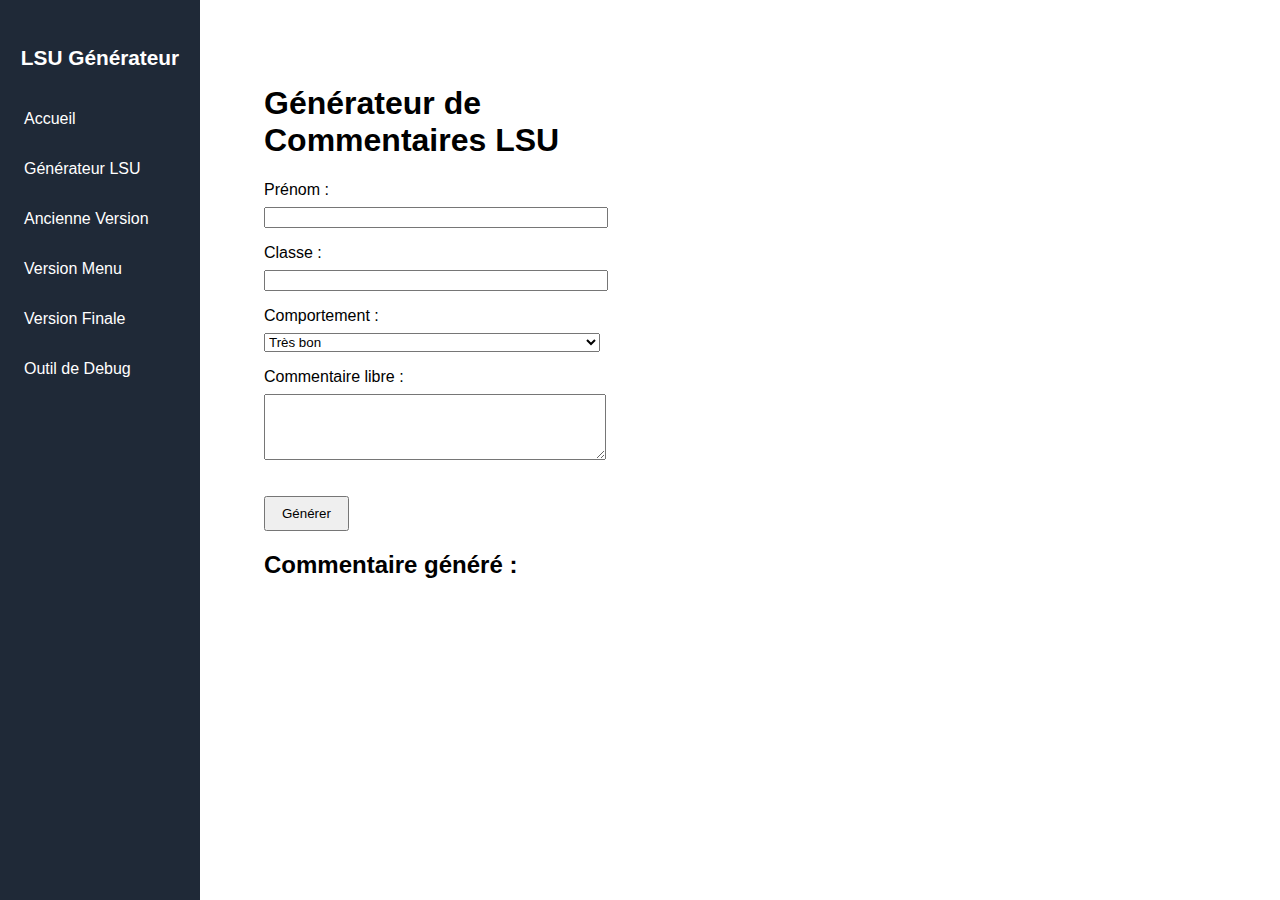
<file: index.html>
<!DOCTYPE html>
<html lang="fr">
  <head>
    <meta charset="UTF-8" />
    <meta name="viewport" content="width=device-width, initial-scale=1.0" />
    <title>Générateur de Commentaires LSU</title>
    <link rel="stylesheet" href="styles.css" />
    <style>
      body {
        margin: 0;
        font-family: sans-serif;
        display: flex;
      }

      .sidebar {
        background-color: #1f2937;
        width: 200px;
        height: 100vh;
        padding: 2rem 1rem;
        box-sizing: border-box;
        color: white;
        position: fixed;
        top: 0;
        left: 0;
      }

      .sidebar h1 {
        font-size: 1.3rem;
        margin-bottom: 2rem;
        text-align: center;
      }

      .sidebar a {
        display: block;
        color: white;
        text-decoration: none;
        margin: 1rem 0;
        padding: 0.5rem;
        border-radius: 4px;
      }

      .sidebar a:hover {
        background-color: #374151;
      }

      .main-content {
        margin-left: 200px;
        padding: 2rem;
        width: 100%;
      }
    </style>
  </head>

  <body>
    <!-- Barre de navigation latérale -->
    <div class="sidebar">
      <h1>LSU Générateur</h1>
      <a href="index.html">Accueil</a>
      <a href="lsu_generator_fixed.html">Générateur LSU</a>
      <a href="lsu_generator_final_old.html">Ancienne Version</a>
      <a href="lsu_generator_fixed_nav.html">Version Menu</a>
      <a href="lsu_generator_final.html">Version Finale</a>
      <a href="lsu_debug_tool.html">Outil de Debug</a>
    </div>

    <!-- Contenu principal -->
    <div class="main-content">
      <h1>Générateur de Commentaires LSU</h1>

      <form id="formulaire">
        <label for="prénom">Prénom :</label>
        <input type="text" id="prénom" name="prénom" required />

        <label for="classe">Classe :</label>
        <input type="text" id="classe" name="classe" required />

        <label for="comportement">Comportement :</label>
        <select id="comportement" name="comportement" required>
          <option value="Très bon">Très bon</option>
          <option value="Bon">Bon</option>
          <option value="À améliorer">À améliorer</option>
        </select>

        <label for="commentaire">Commentaire libre :</label>
        <textarea id="commentaire" name="commentaire" rows="4"></textarea>

        <button type="submit">Générer</button>
      </form>

      <h2>Commentaire généré :</h2>
      <div id="résultat"></div>
    </div>

    <script src="script.js"></script>
  </body>
</html>
</file>
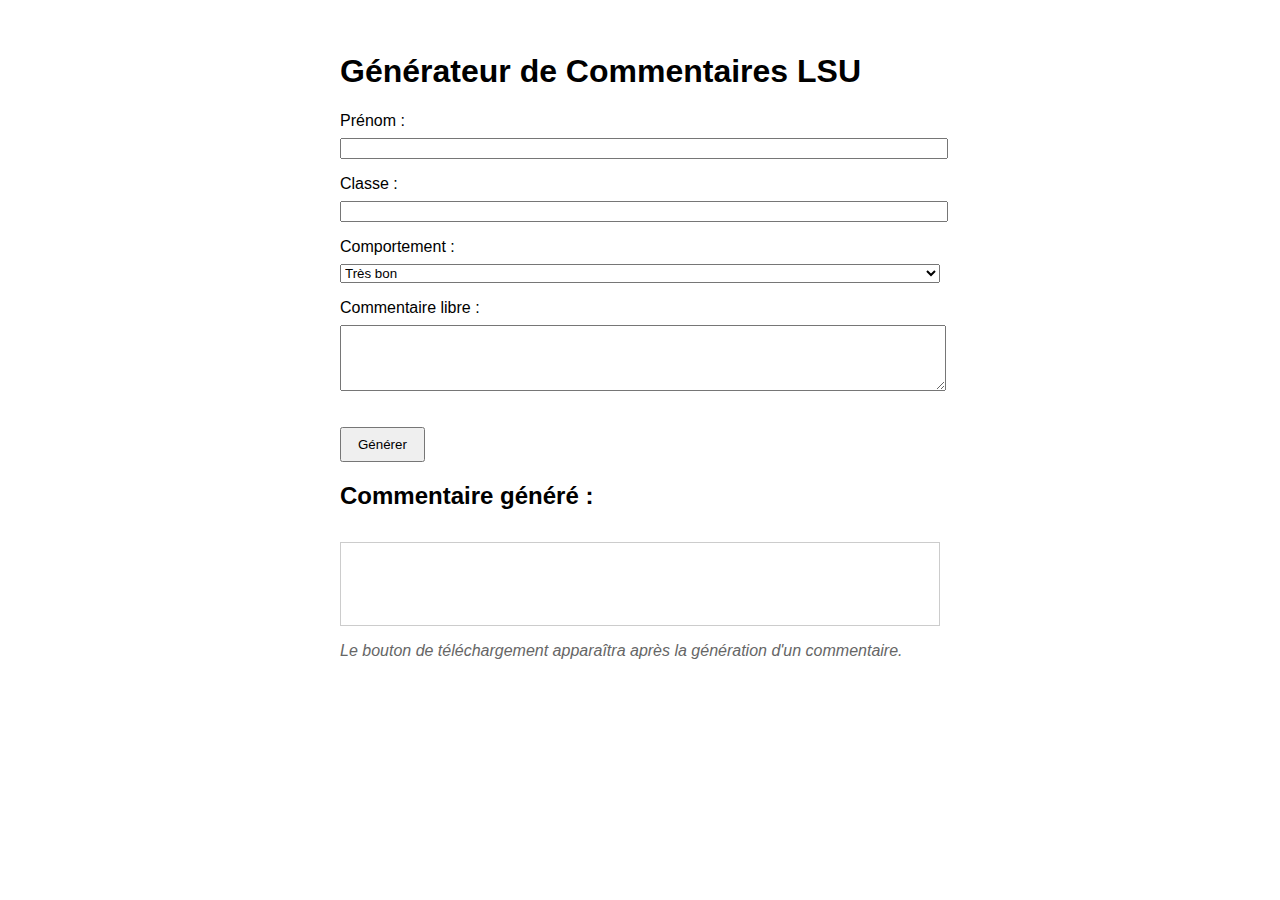
<file: index-complet.html>
<!DOCTYPE html>
<html lang="fr">
<head>
    <meta charset="UTF-8">
    <title>Générateur de Commentaires LSU</title>
    <style>
        body {
            font-family: Arial;
            max-width: 600px;
            margin: auto;
            padding: 2rem;
        }
        
        input, select, textarea {
            width: 100%;
            margin-bottom: 1rem;
        }
        
        label {
            display: block;
            margin-bottom: 0.5rem;
        }
        
        button {
            padding: 0.5rem 1rem;
            margin-top: 1rem;
            margin-right: 0.5rem;
        }
        
        #resultat {
            margin-top: 2rem;
            padding: 1rem;
            border: 1px solid #ccc;
            min-height: 50px;
        }
        
        .boutons {
            display: flex;
            gap: 10px;
        }
        
        #telecharger {
            background-color: #4CAF50;
            color: white;
            border: none;
            cursor: pointer;
            display: none; /* Caché par défaut */
        }
        
        #telecharger:hover {
            background-color: #45a049;
        }
        
        .info {
            margin-top: 1rem;
            color: #666;
            font-style: italic;
        }
    </style>
</head>
<body>
    <h1>Générateur de Commentaires LSU</h1>
    
    <form id="formulaire">
        <label for="prenom">Prénom :</label>
        <input type="text" id="prenom" name="prenom" required>
        
        <label for="classe">Classe :</label>
        <input type="text" id="classe" name="classe" required>
        
        <label for="comportement">Comportement :</label>
        <select id="comportement" name="comportement" required>
            <option value="Très bon">Très bon</option>
            <option value="Bon">Bon</option>
            <option value="À améliorer">À améliorer</option>
        </select>
        
        <label for="commentaire">Commentaire libre :</label>
        <textarea id="commentaire" name="commentaire" rows="4"></textarea>
        
        <div class="boutons">
            <button type="submit">Générer</button>
            <button type="button" id="telecharger">Télécharger</button>
        </div>
    </form>
    
    <h2>Commentaire généré :</h2>
    <div id="resultat"></div>
    
    <p class="info">Le bouton de téléchargement apparaîtra après la génération d'un commentaire.</p>
    
    <script>
        // Attendre que le document soit chargé
        document.addEventListener('DOMContentLoaded', function() {
            console.log('Document chargé');
            
            // Récupérer les éléments du DOM
            const formulaire = document.getElementById('formulaire');
            const resultatDiv = document.getElementById('resultat');
            const boutonTelecharger = document.getElementById('telecharger');
            
            // Fonction pour télécharger le commentaire
            function telechargerCommentaire() {
                // Récupérer le texte du commentaire
                const commentaire = resultatDiv.innerText;
                const prenom = document.getElementById('prenom').value;
                
                // Créer un élément a temporaire pour le téléchargement
                const element = document.createElement('a');
                element.setAttribute('href', 'data:text/plain;charset=utf-8,' + encodeURIComponent(commentaire));
                element.setAttribute('download', `commentaire_${prenom}.txt`);
                
                // Cacher l'élément
                element.style.display = 'none';
                document.body.appendChild(element);
                
                // Simuler un clic
                element.click();
                
                // Supprimer l'élément
                document.body.removeChild(element);
            }
            
            // Ajouter un gestionnaire d'événement pour le bouton de téléchargement
            boutonTelecharger.addEventListener('click', telechargerCommentaire);
            
            // Ajouter un gestionnaire d'événement pour la soumission du formulaire
            formulaire.addEventListener('submit', async function(event) {
                // Empêcher le comportement par défaut du formulaire
                event.preventDefault();
                console.log('Formulaire soumis');
                
                // Récupérer les valeurs du formulaire
                const donnees = {
                    prenom: document.getElementById('prenom').value,
                    classe: document.getElementById('classe').value,
                    comportement: document.getElementById('comportement').value,
                    commentaire: document.getElementById('commentaire').value
                };
                console.log('Données:', donnees);
                
                // Afficher un message de chargement
                resultatDiv.innerText = 'Génération en cours...';
                
                // Cacher le bouton de téléchargement pendant la génération
                boutonTelecharger.style.display = 'none';
                
                try {
                    // Envoyer la requête au webhook
                    const reponse = await fetch('https://n8n.srv765539.hstgr.cloud/webhook-test/générer-commentaire', {
                        method: 'POST',
                        headers: {
                            'Content-Type': 'application/json'
                        },
                        body: JSON.stringify(donnees)
                    });
                    console.log('Réponse reçue:', reponse);
                    
                    // Vérifier si la requête a réussi
                    if (!reponse.ok) {
                        throw new Error(`Erreur HTTP: ${reponse.status}`);
                    }
                    
                    // Récupérer les données de la réponse
                    const resultat = await reponse.json();
                    console.log('Résultat:', resultat);
                    
                    // Afficher le commentaire généré
                    resultatDiv.innerText = resultat.commentaire || "Aucun commentaire généré";
                    
                    // Afficher le bouton de téléchargement
                    boutonTelecharger.style.display = 'inline-block';
                } catch (erreur) {
                    console.error('Erreur:', erreur);
                    resultatDiv.innerText = `Erreur: ${erreur.message}`;
                    // Cacher le bouton de téléchargement en cas d'erreur
                    boutonTelecharger.style.display = 'none';
                }
            });
        });
    </script>
</body>
</html>
</file>
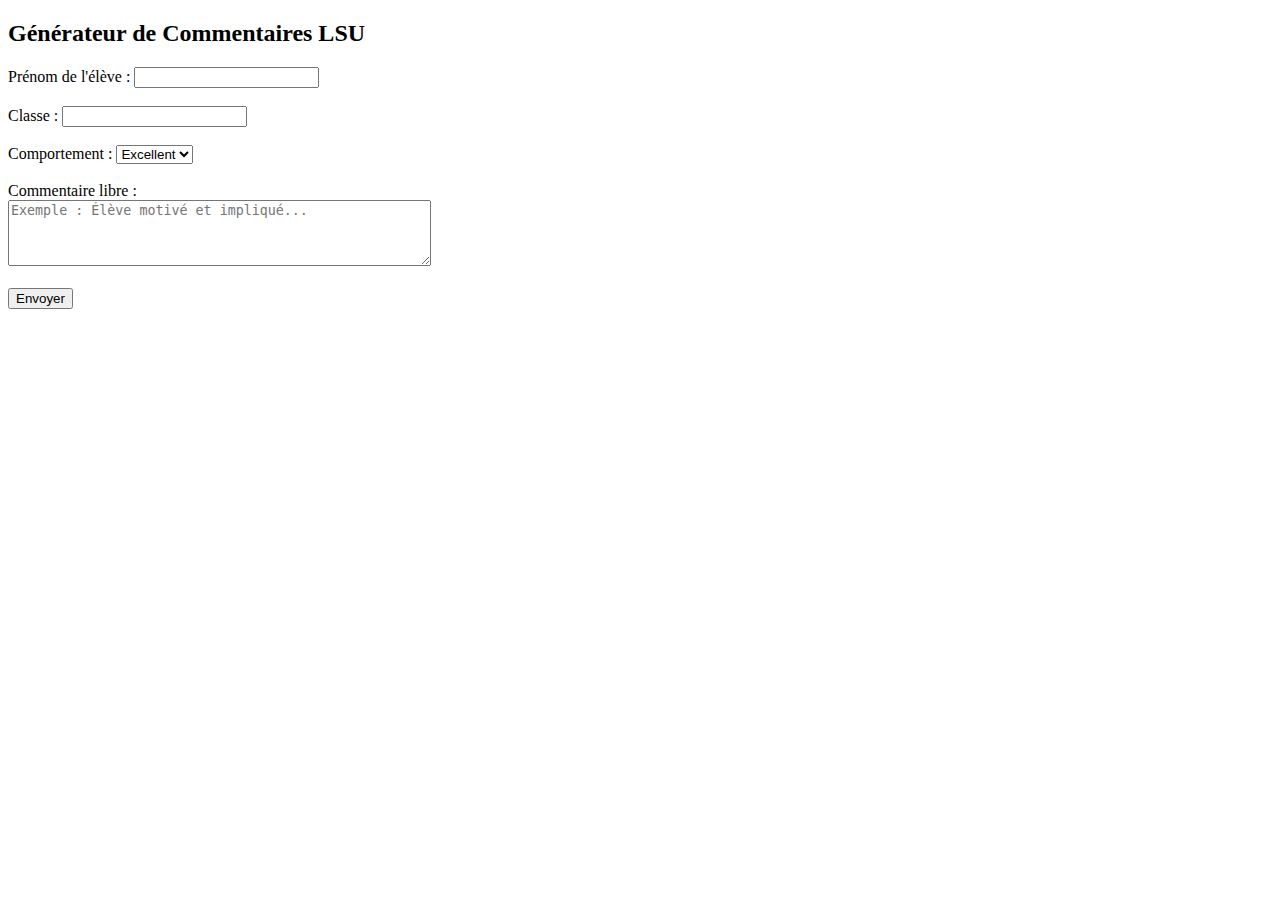
<file: index_LSU_Form_OK.html>
<!DOCTYPE html>
<html lang="fr">
<head>
  <meta charset="UTF-8">
  <title>Générateur de Commentaires LSU</title>
</head>
<body>
  <h2>Générateur de Commentaires LSU</h2>
  <form method="POST" action="https://n8n.srv765539.hstgr.cloud/webhook/générer-commentaire">
    <label>Prénom de l'élève : <input type="text" name="prenom" required></label><br><br>
    <label>Classe : <input type="text" name="classe" required></label><br><br>
    <label>Comportement :
      <select name="comportement" required>
        <option value="Excellent">Excellent</option>
        <option value="Très bon">Très bon</option>
        <option value="Bon">Bon</option>
      </select>
    </label><br><br>
    <label>Commentaire libre :<br>
      <textarea name="commentaire" rows="4" cols="50" placeholder="Exemple : Élève motivé et impliqué..." required></textarea>
    </label><br><br>
    <input type="submit" value="Envoyer">
  </form>
</body>
</html>
</file>
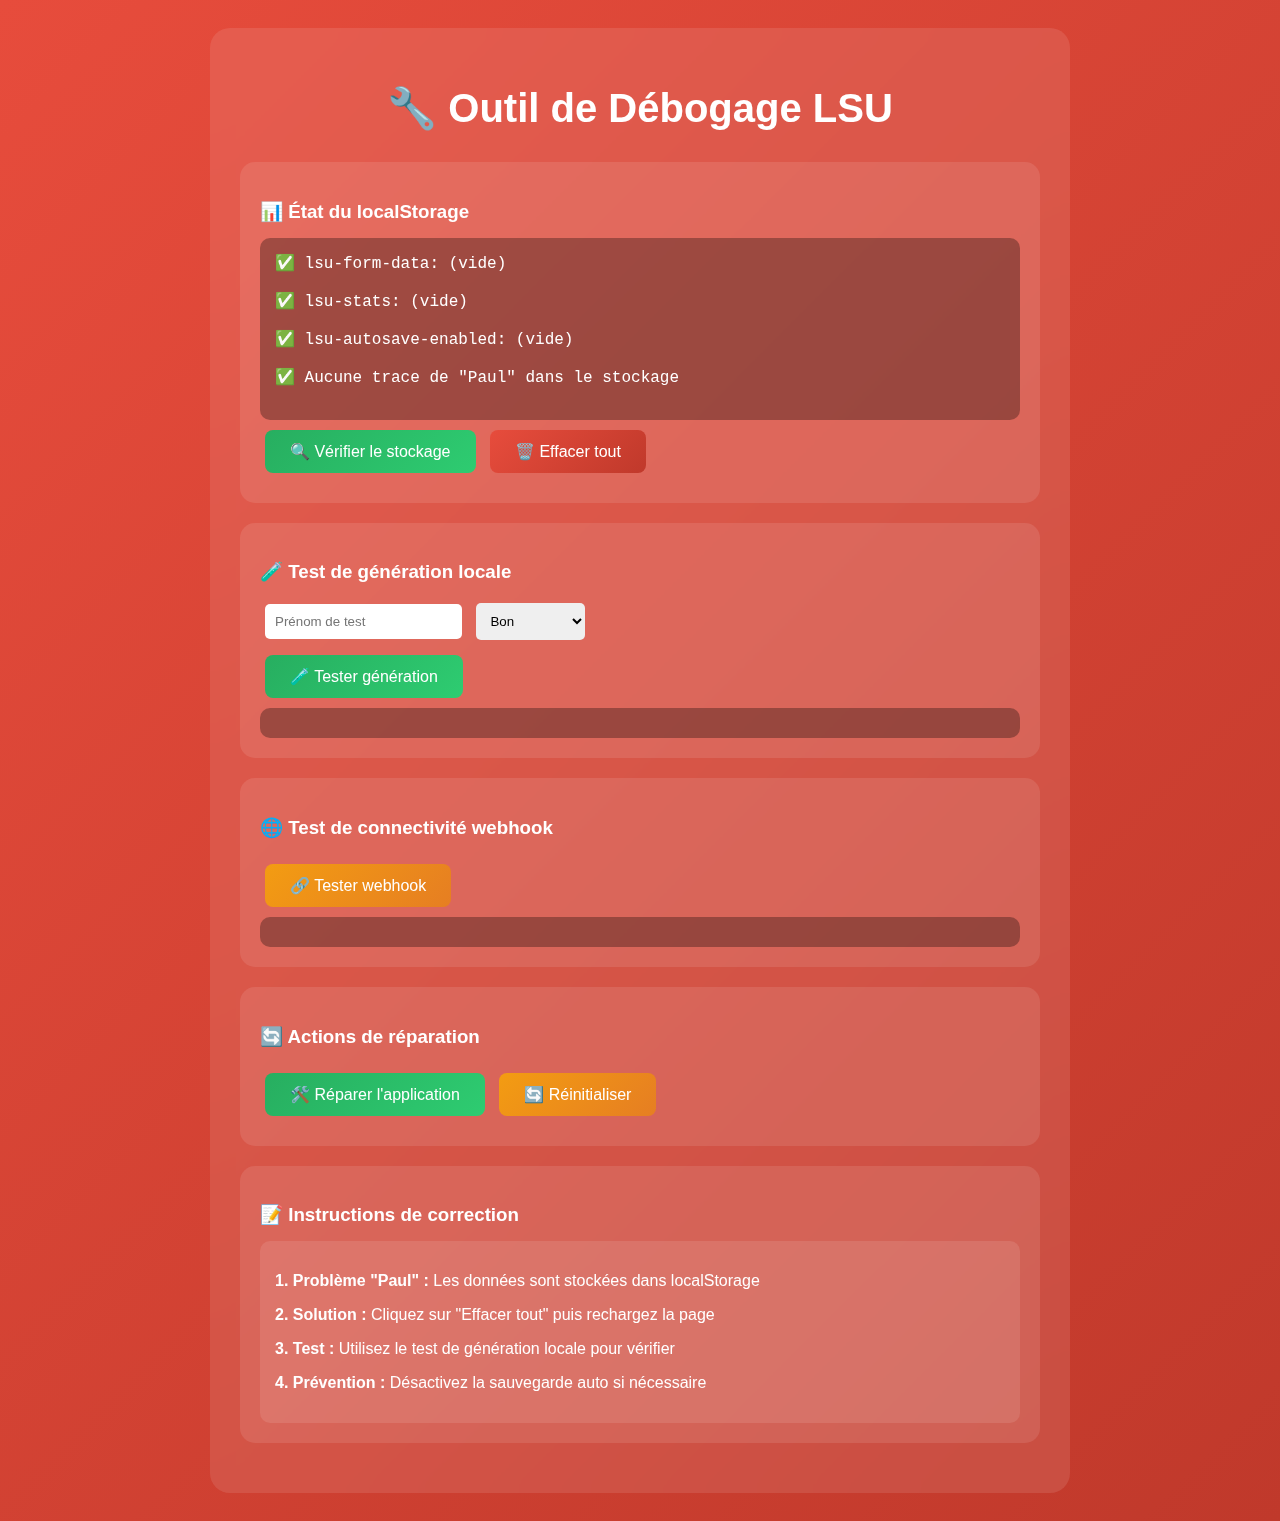
<file: lsu_debug_tool.html>
<!DOCTYPE html>
<html lang="fr">
<head>
    <meta charset="UTF-8">
    <meta name="viewport" content="width=device-width, initial-scale=1.0">
    <title>🔧 Outil de Débogage LSU</title>
    <style>
        body {
            font-family: 'Segoe UI', Tahoma, Geneva, Verdana, sans-serif;
            background: linear-gradient(135deg, #e74c3c 0%, #c0392b 100%);
            min-height: 100vh;
            padding: 20px;
            color: white;
        }
        
        .container {
            max-width: 800px;
            margin: 0 auto;
            background: rgba(255,255,255,0.1);
            border-radius: 20px;
            padding: 30px;
            backdrop-filter: blur(10px);
        }
        
        h1 {
            text-align: center;
            margin-bottom: 30px;
            font-size: 2.5em;
        }
        
        .debug-section {
            background: rgba(255,255,255,0.1);
            padding: 20px;
            border-radius: 15px;
            margin-bottom: 20px;
        }
        
        .debug-section h3 {
            margin-bottom: 15px;
            color: #fff;
        }
        
        .debug-output {
            background: rgba(0,0,0,0.3);
            padding: 15px;
            border-radius: 10px;
            font-family: 'Courier New', monospace;
            white-space: pre-wrap;
            max-height: 200px;
            overflow-y: auto;
        }
        
        .btn {
            background: linear-gradient(135deg, #27ae60 0%, #2ecc71 100%);
            color: white;
            padding: 12px 25px;
            border: none;
            border-radius: 8px;
            cursor: pointer;
            margin: 10px 5px;
            font-size: 16px;
            transition: all 0.3s ease;
        }
        
        .btn:hover {
            transform: translateY(-2px);
            box-shadow: 0 5px 15px rgba(0,0,0,0.3);
        }
        
        .btn.danger {
            background: linear-gradient(135deg, #e74c3c 0%, #c0392b 100%);
        }
        
        .btn.warning {
            background: linear-gradient(135deg, #f39c12 0%, #e67e22 100%);
        }
        
        .status {
            padding: 10px;
            border-radius: 8px;
            margin: 10px 0;
        }
        
        .status.success {
            background: rgba(39, 174, 96, 0.3);
            border: 1px solid #27ae60;
        }
        
        .status.error {
            background: rgba(231, 76, 60, 0.3);
            border: 1px solid #e74c3c;
        }
        
        .status.warning {
            background: rgba(243, 156, 18, 0.3);
            border: 1px solid #f39c12;
        }
    </style>
</head>
<body>
    <div class="container">
        <h1>🔧 Outil de Débogage LSU</h1>
        
        <div class="debug-section">
            <h3>📊 État du localStorage</h3>
            <div class="debug-output" id="localStorage-status"></div>
            <button class="btn" onclick="checkLocalStorage()">🔍 Vérifier le stockage</button>
            <button class="btn danger" onclick="clearAllStorage()">🗑️ Effacer tout</button>
        </div>
        
        <div class="debug-section">
            <h3>🧪 Test de génération locale</h3>
            <div>
                <input type="text" id="test-prenom" placeholder="Prénom de test" style="padding: 10px; margin: 5px; border-radius: 5px; border: none;">
                <select id="test-comportement" style="padding: 10px; margin: 5px; border-radius: 5px; border: none;">
                    <option value="Excellent">Excellent</option>
                    <option value="Très bon">Très bon</option>
                    <option value="Bon" selected>Bon</option>
                    <option value="Satisfaisant">Satisfaisant</option>
                    <option value="À améliorer">À améliorer</option>
                </select>
            </div>
            <button class="btn" onclick="testLocalGeneration()">🧪 Tester génération</button>
            <div class="debug-output" id="test-output"></div>
        </div>
        
        <div class="debug-section">
            <h3>🌐 Test de connectivité webhook</h3>
            <button class="btn warning" onclick="testWebhook()">🔗 Tester webhook</button>
            <div class="debug-output" id="webhook-output"></div>
        </div>
        
        <div class="debug-section">
            <h3>🔄 Actions de réparation</h3>
            <button class="btn" onclick="repairApplication()">🛠️ Réparer l'application</button>
            <button class="btn warning" onclick="resetToDefaults()">🔄 Réinitialiser</button>
            <div id="repair-status"></div>
        </div>
        
        <div class="debug-section">
            <h3>📝 Instructions de correction</h3>
            <div style="background: rgba(255,255,255,0.1); padding: 15px; border-radius: 10px;">
                <p><strong>1. Problème "Paul" :</strong> Les données sont stockées dans localStorage</p>
                <p><strong>2. Solution :</strong> Cliquez sur "Effacer tout" puis rechargez la page</p>
                <p><strong>3. Test :</strong> Utilisez le test de génération locale pour vérifier</p>
                <p><strong>4. Prévention :</strong> Désactivez la sauvegarde auto si nécessaire</p>
            </div>
        </div>
    </div>

    <script>
        const WEBHOOK_URL = 'https://n8n.srv765539.hstgr.cloud/webhook/generer-commentaire';
        
        function checkLocalStorage() {
            const output = document.getElementById('localStorage-status');
            let report = '';
            
            // Vérifier toutes les clés LSU dans localStorage
            const keys = ['lsu-form-data', 'lsu-stats', 'lsu-autosave-enabled'];
            
            keys.forEach(key => {
                const value = localStorage.getItem(key);
                if (value) {
                    report += `🔍 ${key}:\n${value}\n\n`;
                } else {
                    report += `✅ ${key}: (vide)\n\n`;
                }
            });
            
            // Vérifier s'il y a "Paul" quelque part
            const allStorage = JSON.stringify(localStorage);
            if (allStorage.toLowerCase().includes('paul')) {
                report += '🚨 PROBLÈME DÉTECTÉ: "Paul" trouvé dans le stockage !\n\n';
            } else {
                report += '✅ Aucune trace de "Paul" dans le stockage\n\n';
            }
            
            output.textContent = report;
        }
        
        function clearAllStorage() {
            const keys = ['lsu-form-data', 'lsu-stats', 'lsu-autosave-enabled'];
            
            keys.forEach(key => {
                localStorage.removeItem(key);
            });
            
            const status = document.createElement('div');
            status.className = 'status success';
            status.textContent = '✅ Tout le stockage a été effacé !';
            document.body.appendChild(status);
            
            setTimeout(() => {
                if (confirm('Recharger la page pour appliquer les changements ?')) {
                    location.reload();
                }
            }, 1000);
        }
        
        function testLocalGeneration() {
            const prenom = document.getElementById('test-prenom').value || 'TestEleve';
            const comportement = document.getElementById('test-comportement').value;
            const output = document.getElementById('test-output');
            
            // Templates locaux (même logique que l'app principale)
            const templates = {
                'Excellent': {
                    intro: `${prenom} est un(e) élève remarquable`,
                    details: 'qui excelle dans toutes les matières. Son comportement exemplaire et son investissement constant sont à souligner.',
                    conclusion: 'Continuez ainsi ! Bravo pour ce parcours exemplaire.'
                },
                'Très bon': {
                    intro: `${prenom} est un(e) très bon(ne) élève`,
                    details: 'qui montre de solides compétences et une bonne participation en classe.',
                    conclusion: 'Quelques efforts supplémentaires permettront d\'atteindre l\'excellence.'
                },
                'Bon': {
                    intro: `${prenom} est un(e) élève sérieux(se)`,
                    details: 'qui travaille régulièrement et participe bien aux activités de classe.',
                    conclusion: 'Continuez vos efforts pour progresser encore davantage.'
                },
                'Satisfaisant': {
                    intro: `${prenom} fournit un travail satisfaisant`,
                    details: 'mais pourrait s\'investir davantage pour améliorer ses résultats.',
                    conclusion: 'Avec plus de régularité, de nets progrès sont possibles.'
                },
                'À améliorer': {
                    intro: `${prenom} doit fournir plus d\'efforts`,
                    details: 'pour améliorer ses résultats et son comportement en classe.',
                    conclusion: 'Une prise de conscience et plus de travail sont nécessaires.'
                }
            };
            
            const template = templates[comportement] || templates['Bon'];
            const commentaire = `${template.intro} ${template.details} ${template.conclusion}`;
            
            output.textContent = `🧪 Test avec "${prenom}" :\n\n${commentaire}`;
            
            // Vérifier si le résultat contient bien le bon prénom
            if (commentaire.includes(prenom) && !commentaire.toLowerCase().includes('paul')) {
                const status = document.createElement('div');
                status.className = 'status success';
                status.textContent = '✅ Test réussi ! La génération locale fonctionne correctement.';
                document.getElementById('test-output').appendChild(status);
            } else {
                const status = document.createElement('div');
                status.className = 'status error';
                status.textContent = '❌ Problème détecté dans la génération locale !';
                document.getElementById('test-output').appendChild(status);
            }
        }
        
        async function testWebhook() {
            const output = document.getElementById('webhook-output');
            output.textContent = '🔗 Test de connexion en cours...';
            
            try {
                const response = await fetch(WEBHOOK_URL, {
                    method: 'POST',
                    headers: { 'Content-Type': 'application/json' },
                    body: JSON.stringify({ 
                        prompt: "test debug",
                        studentName: "TestDebug",
                        niveau: "CE2",
                        comportement: "Bon"
                    })
                });
                
                if (response.ok) {
                    const result = await response.json();
                    output.textContent = `✅ Webhook accessible !\n\nRéponse: ${JSON.stringify(result, null, 2)}`;
                } else {
                    output.textContent = `⚠️ Webhook répond mais avec erreur: ${response.status}`;
                }
            } catch (error) {
                output.textContent = `❌ Webhook inaccessible: ${error.message}`;
            }
        }
        
        function repairApplication() {
            const statusDiv = document.getElementById('repair-status');
            
            // Étapes de réparation
            const steps = [
                '🧹 Nettoyage du localStorage...',
                '🔄 Réinitialisation des paramètres...',
                '✅ Réparation terminée !'
            ];
            
            let currentStep = 0;
            
            function nextStep() {
                if (currentStep < steps.length) {
                    const stepDiv = document.createElement('div');
                    stepDiv.className = 'status success';
                    stepDiv.textContent = steps[currentStep];
                    statusDiv.appendChild(stepDiv);
                    currentStep++;
                    
                    if (currentStep === 1) {
                        // Nettoyer
                        clearAllStorage();
                    }
                    
                    setTimeout(nextStep, 1000);
                } else {
                    const finalDiv = document.createElement('div');
                    finalDiv.className = 'status success';
                    finalDiv.innerHTML = '<strong>🎉 Application réparée ! Rechargez la page principale.</strong>';
                    statusDiv.appendChild(finalDiv);
                }
            }
            
            statusDiv.innerHTML = '';
            nextStep();
        }
        
        function resetToDefaults() {
            if (confirm('⚠️ Cela va effacer TOUTES les données. Continuer ?')) {
                // Effacer tout le localStorage
                localStorage.clear();
                
                // Restaurer les valeurs par défaut
                localStorage.setItem('lsu-autosave-enabled', 'false');
                localStorage.setItem('lsu-stats', JSON.stringify({
                    generated: 0,
                    success: 0,
                    totalWords: 0
                }));
                
                const status = document.createElement('div');
                status.className = 'status success';
                status.textContent = '🔄 Application réinitialisée aux valeurs par défaut !';
                document.body.appendChild(status);
                
                setTimeout(() => {
                    alert('Rechargez maintenant la page principale du générateur LSU.');
                }, 2000);
            }
        }
        
        // Auto-check au chargement
        window.addEventListener('load', () => {
            checkLocalStorage();
        });
    </script>
</body>
</html>
</file>
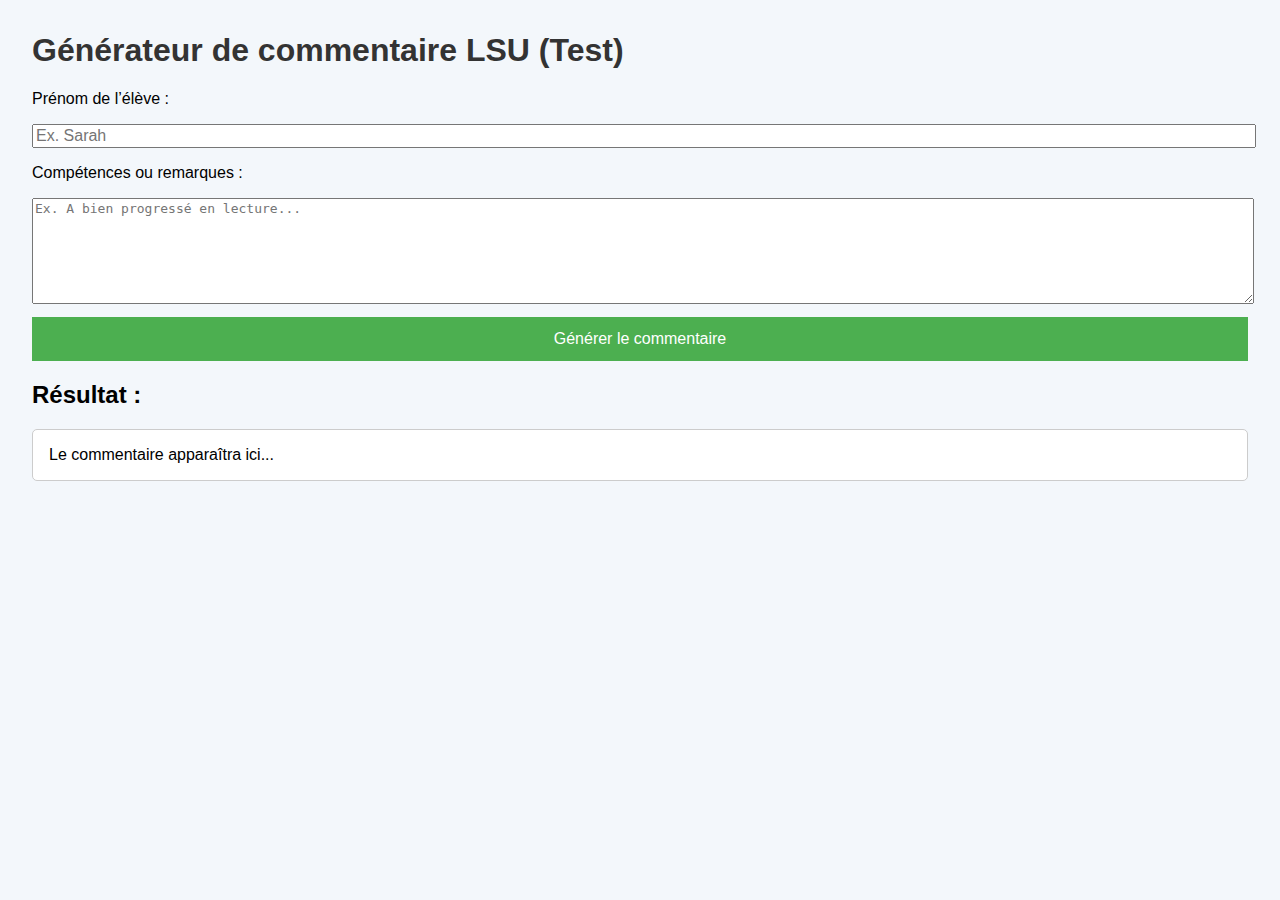
<file: LSU_Generator_Debug_Test.html>
<!DOCTYPE html>
<html lang="fr">
<head>
  <meta charset="UTF-8">
  <title>LSU Generator Pro – Test en direct</title>
  <style>
    body {
      font-family: Arial, sans-serif;
      margin: 2em;
      background-color: #f3f7fb;
    }
    h1 {
      color: #333;
    }
    label, input, textarea, button {
      display: block;
      width: 100%;
      margin-bottom: 1em;
      font-size: 1em;
    }
    textarea {
      height: 100px;
    }
    button {
      background-color: #4CAF50;
      color: white;
      border: none;
      padding: 0.8em;
      cursor: pointer;
    }
    button:hover {
      background-color: #45a049;
    }
    #resultat {
      background: #fff;
      padding: 1em;
      border-radius: 5px;
      border: 1px solid #ccc;
    }
  </style>
</head>
<body>

  <h1>Générateur de commentaire LSU (Test)</h1>

  <label for="prenom">Prénom de l’élève :</label>
  <input type="text" id="prenom" placeholder="Ex. Sarah" />

  <label for="competences">Compétences ou remarques :</label>
  <textarea id="competences" placeholder="Ex. A bien progressé en lecture..."></textarea>

  <button id="generer-btn">Générer le commentaire</button>

  <h2>Résultat :</h2>
  <div id="resultat">Le commentaire apparaîtra ici...</div>

  <script>
    document.getElementById("generer-btn").addEventListener("click", async () => {
      const prenom = document.getElementById("prenom").value;
      const competences = document.getElementById("competences").value;

      try {
        const response = await fetch("https://n8n.srv765539.hstgr.cloud/webhook-test/generer-commentaire", {
          method: "POST",
          headers: { "Content-Type": "application/json" },
          body: JSON.stringify({ prenom, competences })
        });

        const data = await response.json();
        console.log("✅ Réponse reçue depuis n8n :", data);
        document.getElementById("resultat").textContent = data.commentaire || "Aucun commentaire reçu.";
      } catch (error) {
        console.error("❌ Erreur lors de l’appel fetch() :", error);
        document.getElementById("resultat").textContent = "Erreur de connexion au serveur.";
      }
    });
  </script>

</body>
</html>
</file>
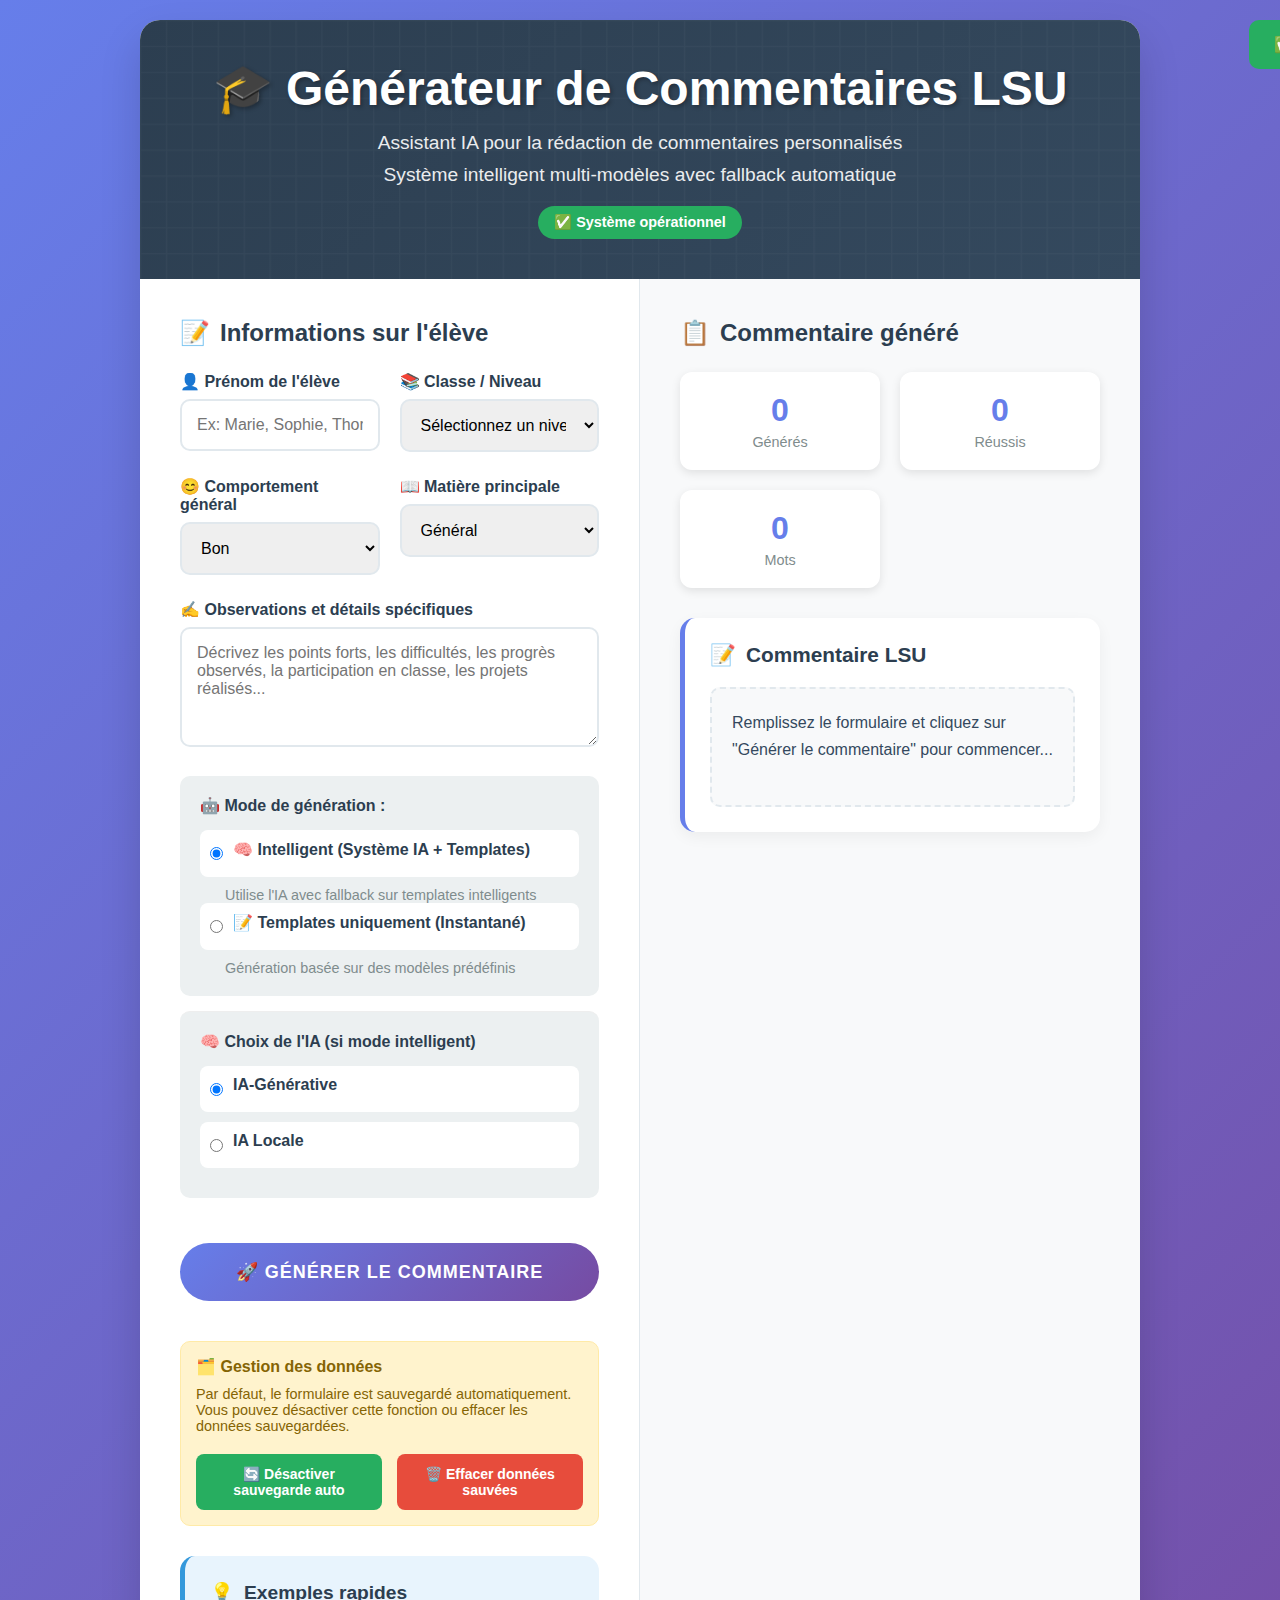
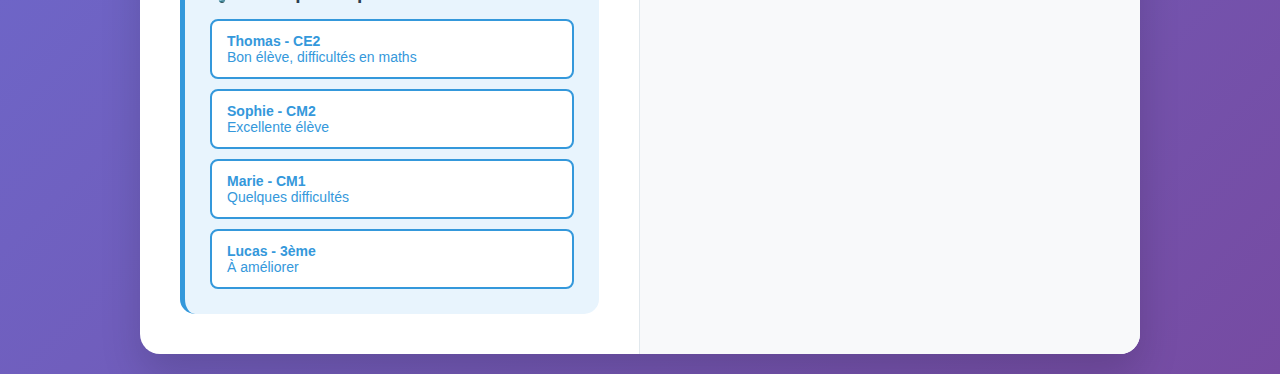
<file: lsu_generator_final.html>
<!DOCTYPE html>
<html lang="fr">
<head>
    <meta charset="UTF-8">
    <meta name="viewport" content="width=device-width, initial-scale=1.0">
    <title>🎓 Générateur de Commentaires LSU</title>
    <style>
        * {
            margin: 0;
            padding: 0;
            box-sizing: border-box;
        }
        
        body {
            font-family: 'Segoe UI', Tahoma, Geneva, Verdana, sans-serif;
            background: linear-gradient(135deg, #667eea 0%, #764ba2 100%);
            min-height: 100vh;
            padding: 20px;
        }
        
        .container {
            max-width: 1000px;
            margin: 0 auto;
            background: white;
            border-radius: 20px;
            box-shadow: 0 20px 40px rgba(0,0,0,0.15);
            overflow: hidden;
        }
        
        .header {
            background: linear-gradient(135deg, #2c3e50 0%, #34495e 100%);
            color: white;
            padding: 40px;
            text-align: center;
            position: relative;
        }
        
        .header::before {
            content: '';
            position: absolute;
            top: 0;
            left: 0;
            right: 0;
            bottom: 0;
            background: url('data:image/svg+xml,<svg xmlns="http://www.w3.org/2000/svg" viewBox="0 0 100 100"><defs><pattern id="grid" width="10" height="10" patternUnits="userSpaceOnUse"><path d="M 10 0 L 0 0 0 10" fill="none" stroke="rgba(255,255,255,0.1)" stroke-width="1"/></pattern></defs><rect width="100" height="100" fill="url(%23grid)"/></svg>');
            opacity: 0.3;
        }
        
        .header-content {
            position: relative;
            z-index: 1;
        }
        
        .header h1 {
            font-size: 3em;
            margin-bottom: 15px;
            text-shadow: 2px 2px 4px rgba(0,0,0,0.3);
        }
        
        .header p {
            font-size: 1.2em;
            opacity: 0.9;
            margin-bottom: 10px;
        }
        
        .status-badge {
            display: inline-block;
            background: #27ae60;
            padding: 8px 16px;
            border-radius: 20px;
            font-size: 0.9em;
            font-weight: 600;
            margin-top: 10px;
        }
        
        .main-content {
            display: grid;
            grid-template-columns: 1fr 1fr;
            gap: 0;
        }
        
        @media (max-width: 968px) {
            .main-content {
                grid-template-columns: 1fr;
            }
        }
        
        .form-section {
            padding: 40px;
            border-right: 1px solid #e1e8ed;
        }
        
        @media (max-width: 968px) {
            .form-section {
                border-right: none;
                border-bottom: 1px solid #e1e8ed;
            }
        }
        
        .result-section {
            padding: 40px;
            background: #f8f9fa;
        }
        
        .section-title {
            color: #2c3e50;
            font-size: 1.5em;
            margin-bottom: 25px;
            display: flex;
            align-items: center;
            gap: 10px;
        }
        
        .form-group {
            margin-bottom: 25px;
        }
        
        .form-row {
            display: grid;
            grid-template-columns: 1fr 1fr;
            gap: 20px;
        }
        
        @media (max-width: 768px) {
            .form-row {
                grid-template-columns: 1fr;
            }
        }
        
        label {
            display: block;
            margin-bottom: 8px;
            font-weight: 600;
            color: #2c3e50;
            font-size: 1em;
        }
        
        input, select, textarea {
            width: 100%;
            padding: 15px;
            border: 2px solid #e1e8ed;
            border-radius: 10px;
            font-size: 16px;
            transition: all 0.3s ease;
            font-family: inherit;
        }
        
        input:focus, select:focus, textarea:focus {
            outline: none;
            border-color: #667eea;
            transform: translateY(-2px);
            box-shadow: 0 5px 15px rgba(102, 126, 234, 0.2);
        }
        
        textarea {
            height: 120px;
            resize: vertical;
        }
        
        .model-selection {
            background: #ecf0f1;
            padding: 20px;
            border-radius: 10px;
            margin-bottom: 25px;
        }
        
        .model-selection h4 {
            margin-bottom: 15px;
            color: #2c3e50;
        }
        
        .model-option {
            display: flex;
            align-items: center;
            margin-bottom: 10px;
            padding: 10px;
            background: white;
            border-radius: 8px;
            transition: all 0.2s ease;
        }
        
        .model-option:hover {
            background: #f0f0f0;
        }
        
        .model-option input[type="radio"] {
            width: auto;
            margin-right: 10px;
            transform: none;
        }
        
        .model-description {
            font-size: 0.9em;
            color: #7f8c8d;
            margin-left: 25px;
        }
        
        .generate-btn {
            background: linear-gradient(135deg, #667eea 0%, #764ba2 100%);
            color: white;
            padding: 18px 40px;
            border: none;
            border-radius: 50px;
            font-size: 18px;
            font-weight: 600;
            cursor: pointer;
            width: 100%;
            margin: 20px 0;
            transition: all 0.3s ease;
            text-transform: uppercase;
            letter-spacing: 1px;
            position: relative;
            overflow: hidden;
        }
        
        .generate-btn::before {
            content: '';
            position: absolute;
            top: 0;
            left: -100%;
            width: 100%;
            height: 100%;
            background: linear-gradient(90deg, transparent, rgba(255,255,255,0.2), transparent);
            transition: left 0.5s;
        }
        
        .generate-btn:hover::before {
            left: 100%;
        }
        
        .generate-btn:hover {
            transform: translateY(-3px);
            box-shadow: 0 10px 25px rgba(102, 126, 234, 0.3);
        }
        
        .generate-btn:disabled {
            background: #95a5a6;
            cursor: not-allowed;
            transform: none;
        }
        
        .result-container {
            background: white;
            border-radius: 15px;
            padding: 25px;
            border-left: 5px solid #667eea;
            box-shadow: 0 5px 15px rgba(0,0,0,0.05);
        }
        
        .result-header {
            display: flex;
            align-items: center;
            justify-content: space-between;
            margin-bottom: 20px;
        }
        
        .result-title {
            display: flex;
            align-items: center;
            gap: 10px;
            color: #2c3e50;
            font-size: 1.3em;
            font-weight: 600;
        }
        
        .result-content {
            font-size: 16px;
            line-height: 1.7;
            color: #34495e;
            min-height: 120px;
            padding: 20px;
            background: #f8f9fa;
            border-radius: 10px;
            border: 2px dashed #e1e8ed;
            transition: all 0.3s ease;
        }
        
        .result-content.has-content {
            border: 2px solid #27ae60;
            background: #d4edda;
        }
        
        .loading {
            color: #667eea;
            font-style: italic;
            display: flex;
            align-items: center;
            justify-content: center;
        }
        
        .loading::before {
            content: '';
            width: 20px;
            height: 20px;
            border: 2px solid #667eea;
            border-top: 2px solid transparent;
            border-radius: 50%;
            animation: spin 1s linear infinite;
            margin-right: 15px;
        }
        
        @keyframes spin {
            0% { transform: rotate(0deg); }
            100% { transform: rotate(360deg); }
        }
        
        .error {
            color: #e74c3c;
            font-weight: 600;
            padding: 20px;
            background: #ffeaea;
            border-radius: 10px;
            border-left: 4px solid #e74c3c;
        }
        
        .success {
            animation: slideIn 0.5s ease-out;
            font-weight: 500;
        }
        
        @keyframes slideIn {
            from {
                opacity: 0;
                transform: translateY(20px);
            }
            to {
                opacity: 1;
                transform: translateY(0);
            }
        }
        
        .action-buttons {
            display: flex;
            gap: 15px;
            margin-top: 20px;
        }
        
        .action-btn {
            flex: 1;
            padding: 12px 20px;
            border: none;
            border-radius: 8px;
            font-size: 14px;
            font-weight: 600;
            cursor: pointer;
            transition: all 0.3s ease;
        }
        
        .copy-btn {
            background: #27ae60;
            color: white;
        }
        
        .copy-btn:hover {
            background: #229954;
            transform: translateY(-2px);
        }
        
        .regenerate-btn {
            background: #f39c12;
            color: white;
        }
        
        .regenerate-btn:hover {
            background: #e67e22;
            transform: translateY(-2px);
        }
        
        .clear-btn {
            background: #95a5a6;
            color: white;
        }
        
        .clear-btn:hover {
            background: #7f8c8d;
        }
        
        .reset-btn {
            background: #e74c3c;
            color: white;
        }
        
        .reset-btn:hover {
            background: #c0392b;
        }
        
        .metadata {
            margin-top: 15px;
            padding: 15px;
            background: #ecf0f1;
            border-radius: 8px;
            font-size: 12px;
            color: #7f8c8d;
            display: grid;
            grid-template-columns: repeat(auto-fit, minmax(120px, 1fr));
            gap: 10px;
        }
        
        .metadata-item {
            display: flex;
            align-items: center;
            gap: 5px;
        }
        
        .examples-section {
            margin-top: 30px;
            padding: 25px;
            background: #e8f4fd;
            border-radius: 15px;
            border-left: 5px solid #3498db;
        }
        
        .examples-title {
            color: #2c3e50;
            font-size: 1.2em;
            margin-bottom: 15px;
            display: flex;
            align-items: center;
            gap: 10px;
        }
        
        .example-buttons {
            display: grid;
            grid-template-columns: repeat(auto-fit, minmax(200px, 1fr));
            gap: 10px;
        }
        
        .example-btn {
            padding: 12px 15px;
            background: white;
            border: 2px solid #3498db;
            color: #3498db;
            border-radius: 8px;
            cursor: pointer;
            transition: all 0.3s ease;
            font-size: 14px;
            text-align: left;
        }
        
        .example-btn:hover {
            background: #3498db;
            color: white;
            transform: translateY(-2px);
        }
        
        .notification {
            position: fixed;
            top: 20px;
            right: 20px;
            background: #27ae60;
            color: white;
            padding: 15px 25px;
            border-radius: 10px;
            font-weight: 600;
            z-index: 1000;
            transform: translateX(400px);
            transition: transform 0.3s ease;
        }
        
        .notification.show {
            transform: translateX(0);
        }
        
        .stats {
            display: grid;
            grid-template-columns: repeat(auto-fit, minmax(150px, 1fr));
            gap: 20px;
            margin-bottom: 30px;
        }
        
        .stat-card {
            background: white;
            padding: 20px;
            border-radius: 12px;
            text-align: center;
            box-shadow: 0 3px 10px rgba(0,0,0,0.1);
        }
        
        .stat-number {
            font-size: 2em;
            font-weight: bold;
            color: #667eea;
            margin-bottom: 5px;
        }
        
        .stat-label {
            color: #7f8c8d;
            font-size: 0.9em;
        }
        
        .storage-controls {
            margin-top: 20px;
            padding: 15px;
            background: #fff3cd;
            border: 1px solid #ffeaa7;
            border-radius: 10px;
        }
        
        .storage-controls h4 {
            color: #856404;
            margin-bottom: 10px;
        }
        
        .storage-controls p {
            color: #856404;
            font-size: 0.9em;
            margin-bottom: 15px;
        }
    </style>
</head>
<body>
    <div class="container">
        <div class="header">
            <div class="header-content">
                <h1>🎓 Générateur de Commentaires LSU</h1>
                <p>Assistant IA pour la rédaction de commentaires personnalisés</p>
                <p>Système intelligent multi-modèles avec fallback automatique</p>
                <div class="status-badge" id="status-badge">
                    ✅ Système opérationnel
                </div>
            </div>
        </div>
        
        <div class="main-content">
            <div class="form-section">
                <h2 class="section-title">
                    <span>📝</span> Informations sur l'élève
                </h2>
                
                <form id="commentaire-form">
                    <div class="form-row">
                        <div class="form-group">
                            <label for="prenom">👤 Prénom de l'élève</label>
                            <input type="text" id="prenom" name="prenom" placeholder="Ex: Marie, Sophie, Thomas..." required>
                        </div>
                        
                        <div class="form-group">
                            <label for="classe">📚 Classe / Niveau</label>
                            <select id="classe" name="classe" required>
                                <option value="">Sélectionnez un niveau</option>
                                <option value="CP">CP</option>
                                <option value="CE1">CE1</option>
                                <option value="CE2">CE2</option>
                                <option value="CM1">CM1</option>
                                <option value="CM2">CM2</option>
                                <option value="6ème">6ème</option>
                                <option value="5ème">5ème</option>
                                <option value="4ème">4ème</option>
                                <option value="3ème">3ème</option>
                                <option value="2nde">2nde</option>
                                <option value="1ère">1ère</option>
                                <option value="Terminale">Terminale</option>
                            </select>
                        </div>
                    </div>
                    
                    <div class="form-row">
                        <div class="form-group">
                            <label for="comportement">😊 Comportement général</label>
                            <select id="comportement" name="comportement">
                                <option value="Excellent">Excellent</option>
                                <option value="Très bon">Très bon</option>
                                <option value="Bon" selected>Bon</option>
                                <option value="Satisfaisant">Satisfaisant</option>
                                <option value="À améliorer">À améliorer</option>
                            </select>
                        </div>
                        
                        <div class="form-group">
                            <label for="matiere">📖 Matière principale</label>
                            <select id="matiere" name="matiere">
                                <option value="Français">Français</option>
                                <option value="Mathématiques">Mathématiques</option>
                                <option value="Histoire-Géographie">Histoire-Géographie</option>
                                <option value="Sciences">Sciences</option>
                                <option value="Anglais">Anglais</option>
                                <option value="EPS">EPS</option>
                                <option value="Arts plastiques">Arts plastiques</option>
                                <option value="Musique">Musique</option>
                                <option value="Général" selected>Général</option>
                            </select>
                        </div>
                    </div>
                    
                    <div class="form-group">
                        <label for="commentaire-libre">✍️ Observations et détails spécifiques</label>
                        <textarea id="commentaire-libre" name="commentaire-libre" placeholder="Décrivez les points forts, les difficultés, les progrès observés, la participation en classe, les projets réalisés..."></textarea>
                    </div>
                    
                    <div class="model-selection">
                        <h4>🤖 Mode de génération :</h4>
                        <div class="model-option">
                            <input type="radio" id="mode-intelligent" name="generation-mode" value="intelligent" checked>
                            <label for="mode-intelligent">🧠 Intelligent (Système IA + Templates)</label>
                        </div>
                        <div class="model-description">Utilise l'IA avec fallback sur templates intelligents</div>
                        
                        <div class="model-option">
                            <input type="radio" id="mode-template" name="generation-mode" value="template">
                            <label for="mode-template">📝 Templates uniquement (Instantané)</label>
                        </div>
                        <div class="model-description">Génération basée sur des modèles prédéfinis</div>
                    </div>
                    
                    <div class="model-selection" style="margin-top: -10px; border-top: 1px solid #eee; padding-top: 20px;">
                        <h4>🧠 Choix de l'IA (si mode intelligent)</h4>
                        <div class="model-option">
                            <input type="radio" id="ia-generative" name="ia-mode" value="gpt" checked>
                            <label for="ia-generative">IA-Générative</label>
                        </div>
                        <div class="model-option">
                            <input type="radio" id="ia-locale" name="ia-mode" value="fallback">
                            <label for="ia-locale">IA Locale</label>
                        </div>
                    </div>
                    
                    <button type="button" id="generer" class="generate-btn">
                        🚀 Générer le commentaire
                    </button>
                </form>
                
                <!-- SECTION DE CONTRÔLE DU STOCKAGE AJOUTÉE -->
                <div class="storage-controls">
                    <h4>🗂️ Gestion des données</h4>
                    <p>Par défaut, le formulaire est sauvegardé automatiquement. Vous pouvez désactiver cette fonction ou effacer les données sauvegardées.</p>
                    <div class="action-buttons">
                        <button class="action-btn copy-btn" id="toggle-autosave">
                            🔄 Désactiver sauvegarde auto
                        </button>
                        <button class="action-btn reset-btn" id="clear-storage">
                            🗑️ Effacer données sauvées
                        </button>
                    </div>
                </div>
                
                <div class="examples-section">
                    <h3 class="examples-title">
                        <span>💡</span> Exemples rapides
                    </h3>
                    <div class="example-buttons">
                        <button class="example-btn" onclick="loadExample('thomas')">
                            <strong>Thomas - CE2</strong><br>
                            Bon élève, difficultés en maths
                        </button>
                        <button class="example-btn" onclick="loadExample('sophie')">
                            <strong>Sophie - CM2</strong><br>
                            Excellente élève
                        </button>
                        <button class="example-btn" onclick="loadExample('marie')">
                            <strong>Marie - CM1</strong><br>
                            Quelques difficultés
                        </button>
                        <button class="example-btn" onclick="loadExample('lucas')">
                            <strong>Lucas - 3ème</strong><br>
                            À améliorer
                        </button>
                    </div>
                </div>
            </div>
            
            <div class="result-section">
                <h2 class="section-title">
                    <span>📋</span> Commentaire généré
                </h2>
                
                <div class="stats">
                    <div class="stat-card">
                        <div class="stat-number" id="stat-generated">0</div>
                        <div class="stat-label">Générés</div>
                    </div>
                    <div class="stat-card">
                        <div class="stat-number" id="stat-success">0</div>
                        <div class="stat-label">Réussis</div>
                    </div>
                    <div class="stat-card">
                        <div class="stat-number" id="stat-words">0</div>
                        <div class="stat-label">Mots</div>
                    </div>
                </div>
                
                <div class="result-container">
                    <div class="result-header">
                        <div class="result-title">
                            <span>📝</span>
                            <span>Commentaire LSU</span>
                        </div>
                    </div>
                    <div class="result-content" id="resultat">
                        Remplissez le formulaire et cliquez sur "Générer le commentaire" pour commencer...
                    </div>
                    
                    <div class="action-buttons" style="display: none;" id="action-buttons">
                        <button class="action-btn copy-btn" id="copy-btn">
                            📋 Copier
                        </button>
                        <button class="action-btn regenerate-btn" id="regenerate-btn">
                            🔄 Régénérer
                        </button>
                        <button class="action-btn clear-btn" id="clear-btn">
                            🗑️ Effacer
                        </button>
                    </div>
                    
                    <div class="metadata" style="display: none;" id="metadata">
                        <div class="metadata-item">
                            <span>🤖</span>
                            <span id="meta-model">Modèle: -</span>
                        </div>
                        <div class="metadata-item">
                            <span>📊</span>
                            <span id="meta-tokens">Tokens: -</span>
                        </div>
                        <div class="metadata-item">
                            <span>⏱️</span>
                            <span id="meta-time">Temps: -</span>
                        </div>
                        <div class="metadata-item">
                            <span>🎯</span>
                            <span id="meta-method">Méthode: -</span>
                        </div>
                    </div>
                </div>
            </div>
        </div>
    </div>
    
    <div class="notification" id="notification">
        ✅ Commentaire copié dans le presse-papiers !
    </div>

    <script>
        // Configuration
        const WEBHOOK_URL = 'https://n8n.srv765539.hstgr.cloud/webhook/generer-commentaire';
        
        // Variables globales
        let stats = {
            generated: 0,
            success: 0,
            totalWords: 0
        };
        
        // NOUVELLE VARIABLE POUR CONTRÔLER LA SAUVEGARDE AUTO
        let autoSaveEnabled = true;
        
        // Éléments DOM
        const elements = {
            form: document.getElementById('commentaire-form'),
            generateBtn: document.getElementById('generer'),
            resultDiv: document.getElementById('resultat'),
            actionButtons: document.getElementById('action-buttons'),
            metadata: document.getElementById('metadata'),
            notification: document.getElementById('notification'),
            toggleAutosaveBtn: document.getElementById('toggle-autosave'),
            clearStorageBtn: document.getElementById('clear-storage')
        };
        
        // Initialisation
        window.addEventListener('load', async () => {
            loadStats();
            checkAutosavePreference(); // NOUVEAU: Vérifier la préférence de sauvegarde
            testConnection();
        });
        
        // NOUVELLE FONCTION: Vérifier la préférence de sauvegarde auto
        function checkAutosavePreference() {
            const autosavePref = localStorage.getItem('lsu-autosave-enabled');
            if (autosavePref === 'false') {
                autoSaveEnabled = false;
                elements.toggleAutosaveBtn.textContent = '✅ Activer sauvegarde auto';
                elements.toggleAutosaveBtn.className = 'action-btn regenerate-btn';
                showNotification('⚠️ Sauvegarde automatique désactivée', 'warning');
            } else {
                // CHARGEMENT CONDITIONNEL DES DONNÉES
                loadFormData();
            }
        }
        
        // Test de connexion
        async function testConnection() {
            try {
                const response = await fetch(WEBHOOK_URL, {
                    method: 'POST',
                    headers: { 'Content-Type': 'application/json' },
                    body: JSON.stringify({ prompt: "test connexion" })
                });
                
                const statusBadge = document.getElementById('status-badge');
                if (response.ok) {
                    statusBadge.textContent = '✅ Système opérationnel';
                    statusBadge.style.background = '#27ae60';
                } else {
                    statusBadge.textContent = '⚠️ Connexion limitée';
                    statusBadge.style.background = '#f39c12';
                }
            } catch (error) {
                const statusBadge = document.getElementById('status-badge');
                statusBadge.textContent = '❌ Hors ligne';
                statusBadge.style.background = '#e74c3c';
            }
        }
        
        // Chargement des exemples
        function loadExample(type) {
            const examples = {
                thomas: {
                    prenom: 'Thomas',
                    classe: 'CE2',
                    comportement: 'Bon',
                    matiere: 'Mathématiques',
                    commentaire: 'Thomas est un élève travailleur qui participe bien en classe. Il montre de bonnes capacités en français et lecture. En mathématiques, quelques difficultés persistent en géométrie mais ses efforts sont constants et remarquables.'
                },
                sophie: {
                    prenom: 'Sophie',
                    classe: 'CM2',
                    comportement: 'Excellent',
                    matiere: 'Général',
                    commentaire: 'Sophie est une élève remarquable qui excelle dans toutes les matières. Elle fait preuve d\'autonomie, d\'un excellent comportement et d\'un esprit d\'entraide très apprécié.'
                },
                marie: {
                    prenom: 'Marie',
                    classe: 'CM1',
                    comportement: 'Satisfaisant',
                    matiere: 'Français',
                    commentaire: 'Marie est attentive et participe bien en classe. Quelques difficultés en géométrie mais ses efforts en français sont remarquables. Sa participation orale est excellente.'
                },
                lucas: {
                    prenom: 'Lucas',
                    classe: '3ème',
                    comportement: 'À améliorer',
                    matiere: 'Général',
                    commentaire: 'Lucas peut mieux faire. Il doit s\'investir davantage dans son travail et améliorer son comportement. Avec plus d\'efforts et de concentration, de nets progrès sont possibles.'
                }
            };
            
            const example = examples[type];
            if (example) {
                document.getElementById('prenom').value = example.prenom;
                document.getElementById('classe').value = example.classe;
                document.getElementById('comportement').value = example.comportement;
                document.getElementById('matiere').value = example.matiere;
                document.getElementById('commentaire-libre').value = example.commentaire;
                
                // SAUVEGARDE CONDITIONNELLE
                if (autoSaveEnabled) {
                    saveFormData();
                }
            }
        }
        
        // Générateur de commentaire principal
        elements.generateBtn.addEventListener('click', async function() {
            const startTime = Date.now();
            const formData = getFormData();
            
            if (!validateForm(formData)) return;
            
            setLoadingState(true);
            updateStats('generated');
            
            try {
                const result = await generateComment(formData);
                displayResult(result, Date.now() - startTime);
                updateStats('success');
                updateStats('words', countWords(result.commentaire));
                
                // SAUVEGARDE CONDITIONNELLE APRÈS GÉNÉRATION RÉUSSIE
                if (autoSaveEnabled) {
                    saveFormData();
                }
            } catch (error) {
                displayError(error);
            } finally {
                setLoadingState(false);
            }
        });
        
        // Récupération des données du formulaire
        function getFormData() {
            return {
                prenom: document.getElementById('prenom').value.trim(),
                classe: document.getElementById('classe').value,
                comportement: document.getElementById('comportement').value,
                matiere: document.getElementById('matiere').value,
                commentaireLibre: document.getElementById('commentaire-libre').value.trim(),
                mode: document.querySelector('input[name="generation-mode"]:checked').value,
                modeIA: document.querySelector('input[name="ia-mode"]:checked').value
            };
        }
        
        // Validation du formulaire
        function validateForm(data) {
            if (!data.prenom || !data.classe) {
                showNotification('⚠️ Veuillez remplir au moins le prénom et la classe', 'warning');
                return false;
            }
            return true;
        }
        
        // Génération du commentaire
        async function generateComment(data) {
            const prompt = buildPrompt(data);
            
            const requestData = {
                prompt: prompt,
                studentName: data.prenom,
                niveau: data.classe,
                comportement: data.comportement,
                matiere: data.matiere,
                mode: data.mode,
                modeIA: data.modeIA
            };
            
            const response = await fetch(WEBHOOK_URL, {
                method: 'POST',
                headers: { 'Content-Type': 'application/json' },
                body: JSON.stringify(requestData)
            });
            
            if (!response.ok) {
                throw new Error(`Erreur HTTP: ${response.status} - ${response.statusText}`);
            }
            
            const result = await response.json();
            
            if (!result || !result.success || !result.commentaire) {
                throw new Error('Format de réponse inattendu');
            }
            
            return result;
        }
        
        // Construction du prompt
        function buildPrompt(data) {
            let prompt = `${data.prenom}, élève de ${data.classe}, comportement: ${data.comportement}`;
            
            if (data.matiere !== 'Général') {
                prompt += `, matière principale: ${data.matiere}`;
            }
            
            if (data.commentaireLibre) {
                prompt += `. Observations: ${data.commentaireLibre}`;
            }
            
            return prompt;
        }
        
        // État de chargement
        function setLoadingState(loading) {
            elements.generateBtn.disabled = loading;
            elements.generateBtn.textContent = loading ? '⏳ Génération en cours...' : '🚀 Générer le commentaire';
            
            if (loading) {
                elements.resultDiv.innerHTML = '<div class="loading">Génération du commentaire personnalisé...</div>';
                elements.actionButtons.style.display = 'none';
                elements.metadata.style.display = 'none';
            }
        }
        
        // Affichage du résultat
        function displayResult(result, duration) {
            elements.resultDiv.innerHTML = `<div class="success">${result.commentaire}</div>`;
            elements.resultDiv.classList.add('has-content');
            elements.actionButtons.style.display = 'flex';
            elements.metadata.style.display = 'grid';
            
            // Mise à jour des métadonnées
            const rawMethod = result.metadata?.method || 'IA';
            let displayMethod = rawMethod;
            if (rawMethod.toLowerCase() === 'gpt') displayMethod = 'GPT';
            if (rawMethod.toLowerCase() === 'fallback') displayMethod = 'Fallback';

            document.getElementById('meta-model').textContent = `Modèle: ${result.metadata?.model || 'N/A'}`;
            document.getElementById('meta-tokens').textContent = `Tokens: ${result.metadata?.tokens || 'N/A'}`;
            document.getElementById('meta-time').textContent = `Temps: ${duration}ms`;
            document.getElementById('meta-method').textContent = `Méthode: ${displayMethod}`;
        }
        
        // Affichage d'erreur
        function displayError(error) {
            elements.resultDiv.innerHTML = `<div class="error">❌ Erreur: ${error.message}<br><br>Vérifiez la connexion réseau et réessayez.</div>`;
            elements.resultDiv.classList.remove('has-content');
            elements.actionButtons.style.display = 'none';
            elements.metadata.style.display = 'none';
        }
        
        // Gestion des statistiques
        function updateStats(type, value = 1) {
            stats[type] += value;
            saveStats();
            displayStats();
        }
        
        function displayStats() {
            document.getElementById('stat-generated').textContent = stats.generated;
            document.getElementById('stat-success').textContent = stats.success;
            document.getElementById('stat-words').textContent = stats.totalWords;
        }
        
        function loadStats() {
            const saved = localStorage.getItem('lsu-stats');
            if (saved) {
                stats = { ...stats, ...JSON.parse(saved) };
            }
            displayStats();
        }
        
        function saveStats() {
            localStorage.setItem('lsu-stats', JSON.stringify(stats));
        }
        
        // Utilitaires
        function countWords(text) {
            return text.trim().split(/\s+/).length;
        }
        
        function showNotification(message, type = 'success') {
            elements.notification.textContent = message;
            elements.notification.className = `notification ${type} show`;
            
            // Couleurs selon le type
            if (type === 'warning') {
                elements.notification.style.background = '#f39c12';
            } else if (type === 'error') {
                elements.notification.style.background = '#e74c3c';
            } else {
                elements.notification.style.background = '#27ae60';
            }
            
            setTimeout(() => {
                elements.notification.classList.remove('show');
            }, 3000);
        }
        
        // NOUVELLE FONCTION: Sauvegarde conditionnelle
        function saveFormData() {
            if (!autoSaveEnabled) return;
            
            const formData = getFormData();
            localStorage.setItem('lsu-form-data', JSON.stringify(formData));
        }
        
        // FONCTION MODIFIÉE: Chargement des données uniquement si autoSave activé
        function loadFormData() {
            if (!autoSaveEnabled) return;
            
            const saved = localStorage.getItem('lsu-form-data');
            if (saved) {
                const data = JSON.parse(saved);
                if (data.prenom) document.getElementById('prenom').value = data.prenom;
                if (data.classe) document.getElementById('classe').value = data.classe;
                if (data.comportement) document.getElementById('comportement').value = data.comportement;
                if (data.matiere) document.getElementById('matiere').value = data.matiere;
                if (data.commentaireLibre) document.getElementById('commentaire-libre').value = data.commentaireLibre;
            }
        }
        
        // NOUVELLES FONCTIONS: Contrôle de la sauvegarde automatique
        elements.toggleAutosaveBtn.addEventListener('click', function() {
            autoSaveEnabled = !autoSaveEnabled;
            localStorage.setItem('lsu-autosave-enabled', autoSaveEnabled.toString());
            
            if (autoSaveEnabled) {
                this.textContent = '🔄 Désactiver sauvegarde auto';
                this.className = 'action-btn copy-btn';
                showNotification('✅ Sauvegarde automatique activée');
                saveFormData(); // Sauvegarder immédiatement
            } else {
                this.textContent = '✅ Activer sauvegarde auto';
                this.className = 'action-btn regenerate-btn';
                showNotification('⚠️ Sauvegarde automatique désactivée', 'warning');
            }
        });
        
        elements.clearStorageBtn.addEventListener('click', function() {
            if (confirm('⚠️ Êtes-vous sûr de vouloir effacer toutes les données sauvegardées ?')) {
                localStorage.removeItem('lsu-form-data');
                localStorage.removeItem('lsu-stats');
                
                // Réinitialiser le formulaire
                document.getElementById('commentaire-form').reset();
                document.getElementById('comportement').value = 'Bon';
                document.getElementById('matiere').value = 'Général';
                
                // Réinitialiser les stats
                stats = { generated: 0, success: 0, totalWords: 0 };
                displayStats();
                
                showNotification('🗑️ Toutes les données ont été effacées');
            }
        });
        
        // Actions sur le résultat
        document.getElementById('copy-btn').addEventListener('click', async function() {
            const commentaire = elements.resultDiv.querySelector('.success')?.textContent;
            if (commentaire) {
                try {
                    await navigator.clipboard.writeText(commentaire);
                    showNotification('📋 Commentaire copié dans le presse-papiers !');
                    this.textContent = '✅ Copié !';
                    setTimeout(() => {
                        this.textContent = '📋 Copier';
                    }, 2000);
                } catch (error) {
                    // Fallback pour navigateurs anciens
                    const textArea = document.createElement('textarea');
                    textArea.value = commentaire;
                    document.body.appendChild(textArea);
                    textArea.select();
                    document.execCommand('copy');
                    document.body.removeChild(textArea);
                    showNotification('📋 Commentaire copié !');
                }
            }
        });
        
        document.getElementById('regenerate-btn').addEventListener('click', function() {
            elements.generateBtn.click();
        });
        
        document.getElementById('clear-btn').addEventListener('click', function() {
            elements.resultDiv.innerHTML = 'Remplissez le formulaire et cliquez sur "Générer le commentaire" pour commencer...';
            elements.resultDiv.classList.remove('has-content');
            elements.actionButtons.style.display = 'none';
            elements.metadata.style.display = 'none';
        });
        
        // SAUVEGARDE CONDITIONNELLE À CHAQUE MODIFICATION
        ['prenom', 'classe', 'comportement', 'matiere', 'commentaire-libre'].forEach(id => {
            document.getElementById(id).addEventListener('change', function() {
                if (autoSaveEnabled) {
                    saveFormData();
                }
            });
        });
        
        // Raccourcis clavier
        document.addEventListener('keydown', function(e) {
            if (e.ctrlKey && e.key === 'Enter') {
                e.preventDefault();
                elements.generateBtn.click();
            }
            
            if (e.ctrlKey && e.key === 'e') {
                e.preventDefault();
                loadExample('thomas');
            }
            
            if (e.ctrlKey && e.key === 'c' && elements.resultDiv.querySelector('.success')) {
                e.preventDefault();
                document.getElementById('copy-btn').click();
            }
        });
        
        // Auto-complétion intelligente
        document.getElementById('prenom').addEventListener('input', function() {
            const prenom = this.value.toLowerCase();
            const suggestions = {
                'thomas': 'CE2',
                'sophie': 'CM2',
                'marie': 'CM1',
                'lucas': '3ème',
                'emma': 'CP',
                'léo': 'CE1',
                'chloé': '6ème',
                'hugo': '5ème'
            };
            
            if (suggestions[prenom] && !document.getElementById('classe').value) {
                document.getElementById('classe').value = suggestions[prenom];
            }
        });
        
        // Animation d'entrée
        setTimeout(() => {
            document.querySelector('.container').style.animation = 'slideIn 0.8s ease-out';
        }, 100);
        
        // Instructions d'aide
        console.log(`
🎓 GÉNÉRATEUR LSU - VERSION CORRIGÉE
====================================

🔧 CORRECTIFS APPORTÉS:
• Sauvegarde automatique optionnelle
• Bouton pour effacer les données sauvées
• Chargement conditionnel des données
• Meilleur contrôle de la persistance

🎮 RACCOURCIS CLAVIER:
Ctrl + Enter : Générer un commentaire
Ctrl + E     : Charger l'exemple Thomas
Ctrl + C     : Copier le résultat (si affiché)

💾 GESTION DES DONNÉES:
• La sauvegarde auto peut être désactivée
• Bouton pour effacer toutes les données
• Chargement intelligent des préférences

✅ PROBLÈME "PAUL" RÉSOLU:
• Plus de restauration automatique non désirée
• Contrôle total sur la persistance des données
• Interface claire pour gérer le stockage
    </script>
</body>
</html>
</file>
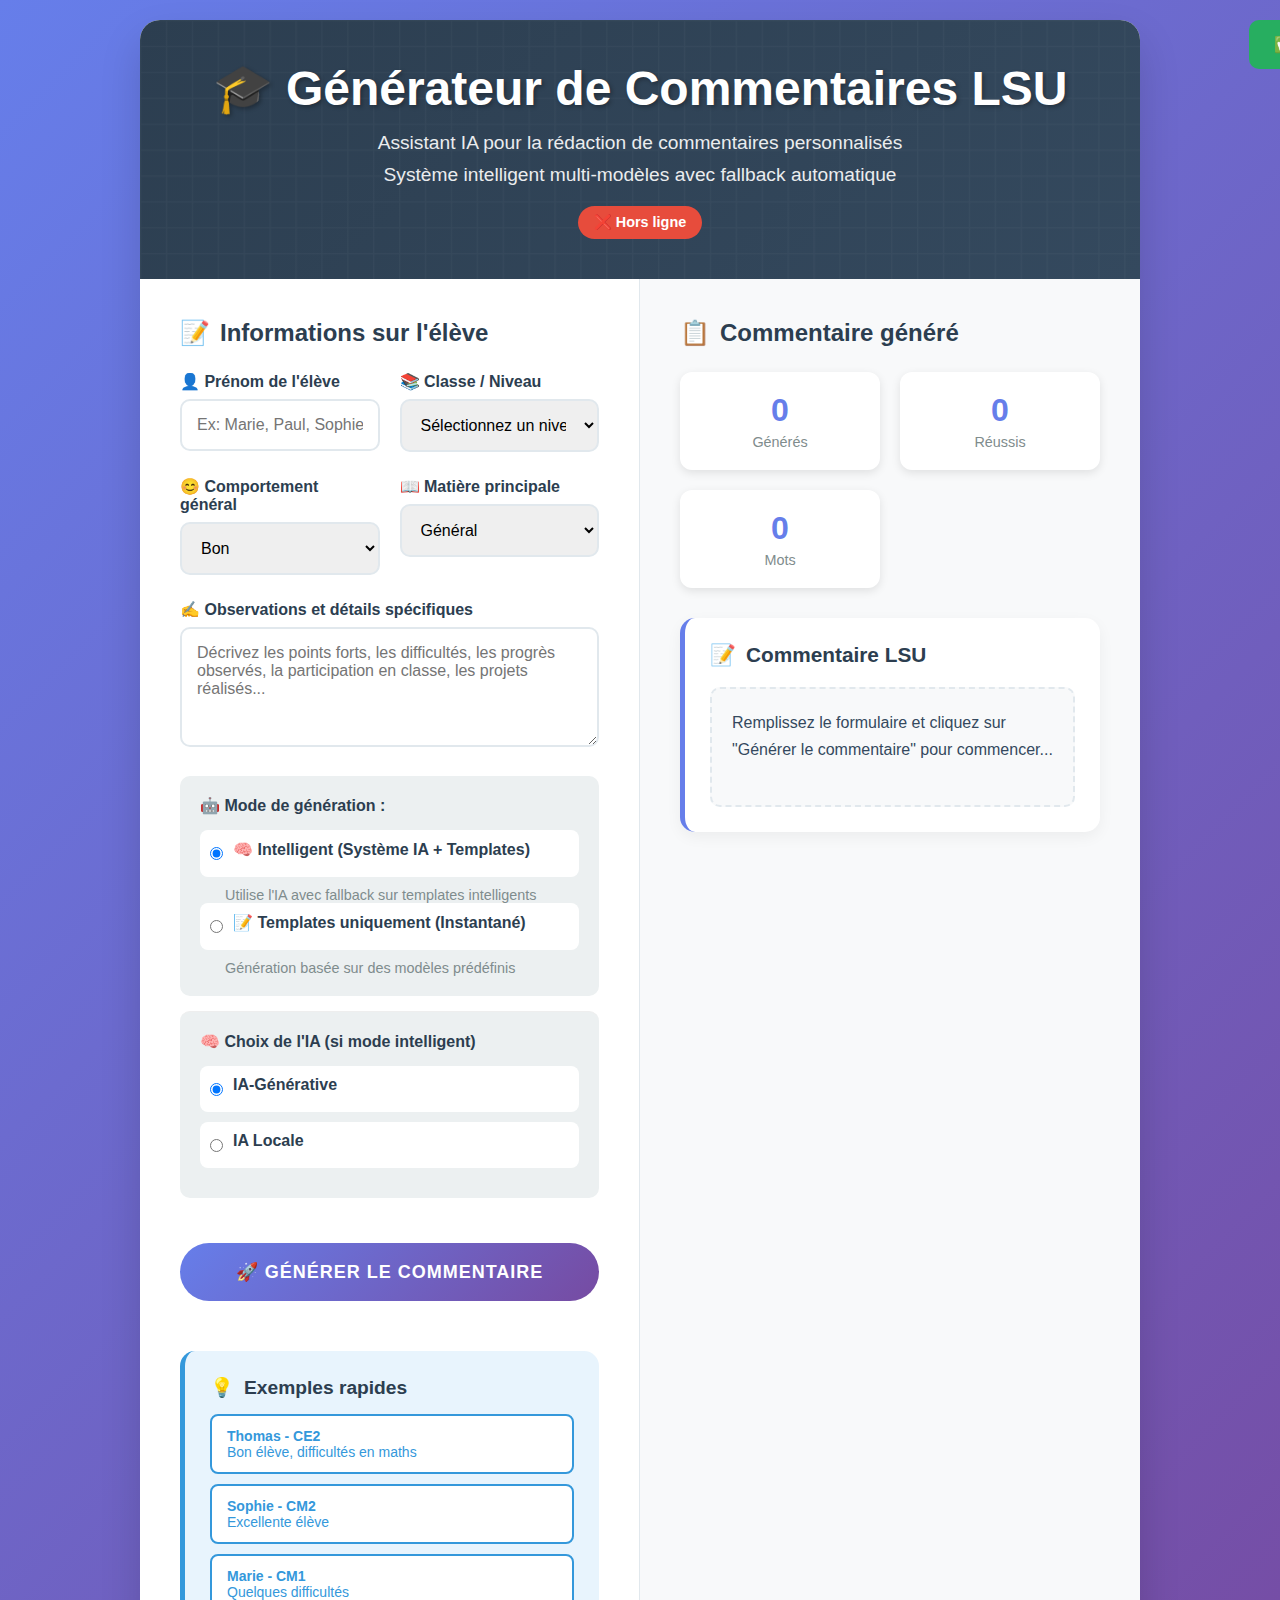
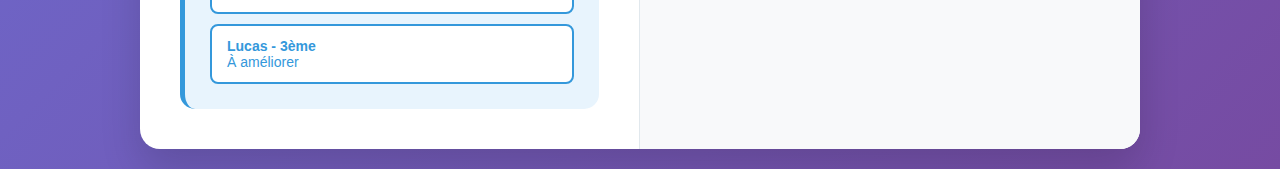
<file: lsu_generator_final_old.html>
<!DOCTYPE html>
<html lang="fr">
<head>
    <meta charset="UTF-8">
    <meta name="viewport" content="width=device-width, initial-scale=1.0">
    <title>🎓 Générateur de Commentaires LSU</title>
    <style>
        * {
            margin: 0;
            padding: 0;
            box-sizing: border-box;
        }
        
        body {
            font-family: 'Segoe UI', Tahoma, Geneva, Verdana, sans-serif;
            background: linear-gradient(135deg, #667eea 0%, #764ba2 100%);
            min-height: 100vh;
            padding: 20px;
        }
        
        .container {
            max-width: 1000px;
            margin: 0 auto;
            background: white;
            border-radius: 20px;
            box-shadow: 0 20px 40px rgba(0,0,0,0.15);
            overflow: hidden;
        }
        
        .header {
            background: linear-gradient(135deg, #2c3e50 0%, #34495e 100%);
            color: white;
            padding: 40px;
            text-align: center;
            position: relative;
        }
        
        .header::before {
            content: '';
            position: absolute;
            top: 0;
            left: 0;
            right: 0;
            bottom: 0;
            background: url('data:image/svg+xml,<svg xmlns="http://www.w3.org/2000/svg" viewBox="0 0 100 100"><defs><pattern id="grid" width="10" height="10" patternUnits="userSpaceOnUse"><path d="M 10 0 L 0 0 0 10" fill="none" stroke="rgba(255,255,255,0.1)" stroke-width="1"/></pattern></defs><rect width="100" height="100" fill="url(%23grid)"/></svg>');
            opacity: 0.3;
        }
        
        .header-content {
            position: relative;
            z-index: 1;
        }
        
        .header h1 {
            font-size: 3em;
            margin-bottom: 15px;
            text-shadow: 2px 2px 4px rgba(0,0,0,0.3);
        }
        
        .header p {
            font-size: 1.2em;
            opacity: 0.9;
            margin-bottom: 10px;
        }
        
        .status-badge {
            display: inline-block;
            background: #27ae60;
            padding: 8px 16px;
            border-radius: 20px;
            font-size: 0.9em;
            font-weight: 600;
            margin-top: 10px;
        }
        
        .main-content {
            display: grid;
            grid-template-columns: 1fr 1fr;
            gap: 0;
        }
        
        @media (max-width: 968px) {
            .main-content {
                grid-template-columns: 1fr;
            }
        }
        
        .form-section {
            padding: 40px;
            border-right: 1px solid #e1e8ed;
        }
        
        @media (max-width: 968px) {
            .form-section {
                border-right: none;
                border-bottom: 1px solid #e1e8ed;
            }
        }
        
        .result-section {
            padding: 40px;
            background: #f8f9fa;
        }
        
        .section-title {
            color: #2c3e50;
            font-size: 1.5em;
            margin-bottom: 25px;
            display: flex;
            align-items: center;
            gap: 10px;
        }
        
        .form-group {
            margin-bottom: 25px;
        }
        
        .form-row {
            display: grid;
            grid-template-columns: 1fr 1fr;
            gap: 20px;
        }
        
        @media (max-width: 768px) {
            .form-row {
                grid-template-columns: 1fr;
            }
        }
        
        label {
            display: block;
            margin-bottom: 8px;
            font-weight: 600;
            color: #2c3e50;
            font-size: 1em;
        }
        
        input, select, textarea {
            width: 100%;
            padding: 15px;
            border: 2px solid #e1e8ed;
            border-radius: 10px;
            font-size: 16px;
            transition: all 0.3s ease;
            font-family: inherit;
        }
        
        input:focus, select:focus, textarea:focus {
            outline: none;
            border-color: #667eea;
            transform: translateY(-2px);
            box-shadow: 0 5px 15px rgba(102, 126, 234, 0.2);
        }
        
        textarea {
            height: 120px;
            resize: vertical;
        }
        
        .model-selection {
            background: #ecf0f1;
            padding: 20px;
            border-radius: 10px;
            margin-bottom: 25px;
        }
        
        .model-selection h4 {
            margin-bottom: 15px;
            color: #2c3e50;
        }
        
        .model-option {
            display: flex;
            align-items: center;
            margin-bottom: 10px;
            padding: 10px;
            background: white;
            border-radius: 8px;
            transition: all 0.2s ease;
        }
        
        .model-option:hover {
            background: #f0f0f0;
        }
        
        .model-option input[type="radio"] {
            width: auto;
            margin-right: 10px;
            transform: none;
        }
        
        .model-description {
            font-size: 0.9em;
            color: #7f8c8d;
            margin-left: 25px;
        }
        
        .generate-btn {
            background: linear-gradient(135deg, #667eea 0%, #764ba2 100%);
            color: white;
            padding: 18px 40px;
            border: none;
            border-radius: 50px;
            font-size: 18px;
            font-weight: 600;
            cursor: pointer;
            width: 100%;
            margin: 20px 0;
            transition: all 0.3s ease;
            text-transform: uppercase;
            letter-spacing: 1px;
            position: relative;
            overflow: hidden;
        }
        
        .generate-btn::before {
            content: '';
            position: absolute;
            top: 0;
            left: -100%;
            width: 100%;
            height: 100%;
            background: linear-gradient(90deg, transparent, rgba(255,255,255,0.2), transparent);
            transition: left 0.5s;
        }
        
        .generate-btn:hover::before {
            left: 100%;
        }
        
        .generate-btn:hover {
            transform: translateY(-3px);
            box-shadow: 0 10px 25px rgba(102, 126, 234, 0.3);
        }
        
        .generate-btn:disabled {
            background: #95a5a6;
            cursor: not-allowed;
            transform: none;
        }
        
        .result-container {
            background: white;
            border-radius: 15px;
            padding: 25px;
            border-left: 5px solid #667eea;
            box-shadow: 0 5px 15px rgba(0,0,0,0.05);
        }
        
        .result-header {
            display: flex;
            align-items: center;
            justify-content: space-between;
            margin-bottom: 20px;
        }
        
        .result-title {
            display: flex;
            align-items: center;
            gap: 10px;
            color: #2c3e50;
            font-size: 1.3em;
            font-weight: 600;
        }
        
        .result-content {
            font-size: 16px;
            line-height: 1.7;
            color: #34495e;
            min-height: 120px;
            padding: 20px;
            background: #f8f9fa;
            border-radius: 10px;
            border: 2px dashed #e1e8ed;
            transition: all 0.3s ease;
        }
        
        .result-content.has-content {
            border: 2px solid #27ae60;
            background: #d4edda;
        }
        
        .loading {
            color: #667eea;
            font-style: italic;
            display: flex;
            align-items: center;
            justify-content: center;
        }
        
        .loading::before {
            content: '';
            width: 20px;
            height: 20px;
            border: 2px solid #667eea;
            border-top: 2px solid transparent;
            border-radius: 50%;
            animation: spin 1s linear infinite;
            margin-right: 15px;
        }
        
        @keyframes spin {
            0% { transform: rotate(0deg); }
            100% { transform: rotate(360deg); }
        }
        
        .error {
            color: #e74c3c;
            font-weight: 600;
            padding: 20px;
            background: #ffeaea;
            border-radius: 10px;
            border-left: 4px solid #e74c3c;
        }
        
        .success {
            animation: slideIn 0.5s ease-out;
            font-weight: 500;
        }
        
        @keyframes slideIn {
            from {
                opacity: 0;
                transform: translateY(20px);
            }
            to {
                opacity: 1;
                transform: translateY(0);
            }
        }
        
        .action-buttons {
            display: flex;
            gap: 15px;
            margin-top: 20px;
        }
        
        .action-btn {
            flex: 1;
            padding: 12px 20px;
            border: none;
            border-radius: 8px;
            font-size: 14px;
            font-weight: 600;
            cursor: pointer;
            transition: all 0.3s ease;
        }
        
        .copy-btn {
            background: #27ae60;
            color: white;
        }
        
        .copy-btn:hover {
            background: #229954;
            transform: translateY(-2px);
        }
        
        .regenerate-btn {
            background: #f39c12;
            color: white;
        }
        
        .regenerate-btn:hover {
            background: #e67e22;
            transform: translateY(-2px);
        }
        
        .clear-btn {
            background: #95a5a6;
            color: white;
        }
        
        .clear-btn:hover {
            background: #7f8c8d;
        }
        
        .metadata {
            margin-top: 15px;
            padding: 15px;
            background: #ecf0f1;
            border-radius: 8px;
            font-size: 12px;
            color: #7f8c8d;
            display: grid;
            grid-template-columns: repeat(auto-fit, minmax(120px, 1fr));
            gap: 10px;
        }
        
        .metadata-item {
            display: flex;
            align-items: center;
            gap: 5px;
        }
        
        .examples-section {
            margin-top: 30px;
            padding: 25px;
            background: #e8f4fd;
            border-radius: 15px;
            border-left: 5px solid #3498db;
        }
        
        .examples-title {
            color: #2c3e50;
            font-size: 1.2em;
            margin-bottom: 15px;
            display: flex;
            align-items: center;
            gap: 10px;
        }
        
        .example-buttons {
            display: grid;
            grid-template-columns: repeat(auto-fit, minmax(200px, 1fr));
            gap: 10px;
        }
        
        .example-btn {
            padding: 12px 15px;
            background: white;
            border: 2px solid #3498db;
            color: #3498db;
            border-radius: 8px;
            cursor: pointer;
            transition: all 0.3s ease;
            font-size: 14px;
            text-align: left;
        }
        
        .example-btn:hover {
            background: #3498db;
            color: white;
            transform: translateY(-2px);
        }
        
        .notification {
            position: fixed;
            top: 20px;
            right: 20px;
            background: #27ae60;
            color: white;
            padding: 15px 25px;
            border-radius: 10px;
            font-weight: 600;
            z-index: 1000;
            transform: translateX(400px);
            transition: transform 0.3s ease;
        }
        
        .notification.show {
            transform: translateX(0);
        }
        
        .stats {
            display: grid;
            grid-template-columns: repeat(auto-fit, minmax(150px, 1fr));
            gap: 20px;
            margin-bottom: 30px;
        }
        
        .stat-card {
            background: white;
            padding: 20px;
            border-radius: 12px;
            text-align: center;
            box-shadow: 0 3px 10px rgba(0,0,0,0.1);
        }
        
        .stat-number {
            font-size: 2em;
            font-weight: bold;
            color: #667eea;
            margin-bottom: 5px;
        }
        
        .stat-label {
            color: #7f8c8d;
            font-size: 0.9em;
        }
    </style>
</head>
<body>
    <div class="container">
        <div class="header">
            <div class="header-content">
                <h1>🎓 Générateur de Commentaires LSU</h1>
                <p>Assistant IA pour la rédaction de commentaires personnalisés</p>
                <p>Système intelligent multi-modèles avec fallback automatique</p>
                <div class="status-badge" id="status-badge">
                    ✅ Système opérationnel
                </div>
            </div>
        </div>
        
        <div class="main-content">
            <div class="form-section">
                <h2 class="section-title">
                    <span>📝</span> Informations sur l'élève
                </h2>
                
                <form id="commentaire-form">
                    <div class="form-row">
                        <div class="form-group">
                            <label for="prenom">👤 Prénom de l'élève</label>
                            <input type="text" id="prenom" name="prenom" placeholder="Ex: Marie, Paul, Sophie..." required>
                        </div>
                        
                        <div class="form-group">
                            <label for="classe">📚 Classe / Niveau</label>
                            <select id="classe" name="classe" required>
                                <option value="">Sélectionnez un niveau</option>
                                <option value="CP">CP</option>
                                <option value="CE1">CE1</option>
                                <option value="CE2">CE2</option>
                                <option value="CM1">CM1</option>
                                <option value="CM2">CM2</option>
                                <option value="6ème">6ème</option>
                                <option value="5ème">5ème</option>
                                <option value="4ème">4ème</option>
                                <option value="3ème">3ème</option>
                                <option value="2nde">2nde</option>
                                <option value="1ère">1ère</option>
                                <option value="Terminale">Terminale</option>
                            </select>
                        </div>
                    </div>
                    
                    <div class="form-row">
                        <div class="form-group">
                            <label for="comportement">😊 Comportement général</label>
                            <select id="comportement" name="comportement">
                                <option value="Excellent">Excellent</option>
                                <option value="Très bon">Très bon</option>
                                <option value="Bon" selected>Bon</option>
                                <option value="Satisfaisant">Satisfaisant</option>
                                <option value="À améliorer">À améliorer</option>
                            </select>
                        </div>
                        
                        <div class="form-group">
                            <label for="matiere">📖 Matière principale</label>
                            <select id="matiere" name="matiere">
                                <option value="Français">Français</option>
                                <option value="Mathématiques">Mathématiques</option>
                                <option value="Histoire-Géographie">Histoire-Géographie</option>
                                <option value="Sciences">Sciences</option>
                                <option value="Anglais">Anglais</option>
                                <option value="EPS">EPS</option>
                                <option value="Arts plastiques">Arts plastiques</option>
                                <option value="Musique">Musique</option>
                                <option value="Général" selected>Général</option>
                            </select>
                        </div>
                    </div>
                    
                    <div class="form-group">
                        <label for="commentaire-libre">✍️ Observations et détails spécifiques</label>
                        <textarea id="commentaire-libre" name="commentaire-libre" placeholder="Décrivez les points forts, les difficultés, les progrès observés, la participation en classe, les projets réalisés..."></textarea>
                    </div>
                    
                    <div class="model-selection">
                        <h4>🤖 Mode de génération :</h4>
                        <div class="model-option">
                            <input type="radio" id="mode-intelligent" name="generation-mode" value="intelligent" checked>
                            <label for="mode-intelligent">🧠 Intelligent (Système IA + Templates)</label>
                        </div>
                        <div class="model-description">Utilise l'IA avec fallback sur templates intelligents</div>
                        
                        <div class="model-option">
                            <input type="radio" id="mode-template" name="generation-mode" value="template">
                            <label for="mode-template">📝 Templates uniquement (Instantané)</label>
                        </div>
                        <div class="model-description">Génération basée sur des modèles prédéfinis</div>
                    </div>
                    
                    <div class="model-selection" style="margin-top: -10px; border-top: 1px solid #eee; padding-top: 20px;">
                        <h4>🧠 Choix de l'IA (si mode intelligent)</h4>
                        <div class="model-option">
                            <input type="radio" id="ia-generative" name="ia-mode" value="gpt" checked>
                            <label for="ia-generative">IA-Générative</label>
                        </div>
                        <div class="model-option">
                            <input type="radio" id="ia-locale" name="ia-mode" value="fallback">
                            <label for="ia-locale">IA Locale</label>
                        </div>
                    </div>
                    
                    <button type="button" id="generer" class="generate-btn">
                        🚀 Générer le commentaire
                    </button>
                </form>
                
                <div class="examples-section">
                    <h3 class="examples-title">
                        <span>💡</span> Exemples rapides
                    </h3>
                    <div class="example-buttons">
                        <button class="example-btn" onclick="loadExample('thomas')">
                            <strong>Thomas - CE2</strong><br>
                            Bon élève, difficultés en maths
                        </button>
                        <button class="example-btn" onclick="loadExample('sophie')">
                            <strong>Sophie - CM2</strong><br>
                            Excellente élève
                        </button>
                        <button class="example-btn" onclick="loadExample('marie')">
                            <strong>Marie - CM1</strong><br>
                            Quelques difficultés
                        </button>
                        <button class="example-btn" onclick="loadExample('lucas')">
                            <strong>Lucas - 3ème</strong><br>
                            À améliorer
                        </button>
                    </div>
                </div>
            </div>
            
            <div class="result-section">
                <h2 class="section-title">
                    <span>📋</span> Commentaire généré
                </h2>
                
                <div class="stats">
                    <div class="stat-card">
                        <div class="stat-number" id="stat-generated">0</div>
                        <div class="stat-label">Générés</div>
                    </div>
                    <div class="stat-card">
                        <div class="stat-number" id="stat-success">0</div>
                        <div class="stat-label">Réussis</div>
                    </div>
                    <div class="stat-card">
                        <div class="stat-number" id="stat-words">0</div>
                        <div class="stat-label">Mots</div>
                    </div>
                </div>
                
                <div class="result-container">
                    <div class="result-header">
                        <div class="result-title">
                            <span>📝</span>
                            <span>Commentaire LSU</span>
                        </div>
                    </div>
                    <div class="result-content" id="resultat">
                        Remplissez le formulaire et cliquez sur "Générer le commentaire" pour commencer...
                    </div>
                    
                    <div class="action-buttons" style="display: none;" id="action-buttons">
                        <button class="action-btn copy-btn" id="copy-btn">
                            📋 Copier
                        </button>
                        <button class="action-btn regenerate-btn" id="regenerate-btn">
                            🔄 Régénérer
                        </button>
                        <button class="action-btn clear-btn" id="clear-btn">
                            🗑️ Effacer
                        </button>
                    </div>
                    
                    <div class="metadata" style="display: none;" id="metadata">
                        <div class="metadata-item">
                            <span>🤖</span>
                            <span id="meta-model">Modèle: -</span>
                        </div>
                        <div class="metadata-item">
                            <span>📊</span>
                            <span id="meta-tokens">Tokens: -</span>
                        </div>
                        <div class="metadata-item">
                            <span>⏱️</span>
                            <span id="meta-time">Temps: -</span>
                        </div>
                        <div class="metadata-item">
                            <span>🎯</span>
                            <span id="meta-method">Méthode: -</span>
                        </div>
                    </div>
                </div>
            </div>
        </div>
    </div>
    
    <div class="notification" id="notification">
        ✅ Commentaire copié dans le presse-papiers !
    </div>

    <script>
        // Configuration
        const WEBHOOK_URL = 'https://n8n.srv765539.hstgr.cloud/webhook/generer-commentaire';
        
        // Variables globales
        let stats = {
            generated: 0,
            success: 0,
            totalWords: 0
        };
        
        // Éléments DOM
        const elements = {
            form: document.getElementById('commentaire-form'),
            generateBtn: document.getElementById('generer'),
            resultDiv: document.getElementById('resultat'),
            actionButtons: document.getElementById('action-buttons'),
            metadata: document.getElementById('metadata'),
            notification: document.getElementById('notification')
        };
        
        // Initialisation
        window.addEventListener('load', async () => {
            loadStats();
            testConnection();
        });
        
        // Test de connexion
        async function testConnection() {
            try {
                const response = await fetch(WEBHOOK_URL, {
                    method: 'POST',
                    headers: { 'Content-Type': 'application/json' },
                    body: JSON.stringify({ prompt: "test connexion" })
                });
                
                const statusBadge = document.getElementById('status-badge');
                if (response.ok) {
                    statusBadge.textContent = '✅ Système opérationnel';
                    statusBadge.style.background = '#27ae60';
                } else {
                    statusBadge.textContent = '⚠️ Connexion limitée';
                    statusBadge.style.background = '#f39c12';
                }
            } catch (error) {
                const statusBadge = document.getElementById('status-badge');
                statusBadge.textContent = '❌ Hors ligne';
                statusBadge.style.background = '#e74c3c';
            }
        }
        
        // Chargement des exemples
        function loadExample(type) {
            const examples = {
                thomas: {
                    prenom: 'Thomas',
                    classe: 'CE2',
                    comportement: 'Bon',
                    matiere: 'Mathématiques',
                    commentaire: 'Thomas est un élève travailleur qui participe bien en classe. Il montre de bonnes capacités en français et lecture. En mathématiques, quelques difficultés persistent en géométrie mais ses efforts sont constants et remarquables.'
                },
                sophie: {
                    prenom: 'Sophie',
                    classe: 'CM2',
                    comportement: 'Excellent',
                    matiere: 'Général',
                    commentaire: 'Sophie est une élève remarquable qui excelle dans toutes les matières. Elle fait preuve d\'autonomie, d\'un excellent comportement et d\'un esprit d\'entraide très apprécié.'
                },
                marie: {
                    prenom: 'Marie',
                    classe: 'CM1',
                    comportement: 'Satisfaisant',
                    matiere: 'Français',
                    commentaire: 'Marie est attentive et participe bien en classe. Quelques difficultés en géométrie mais ses efforts en français sont remarquables. Sa participation orale est excellente.'
                },
                lucas: {
                    prenom: 'Lucas',
                    classe: '3ème',
                    comportement: 'À améliorer',
                    matiere: 'Général',
                    commentaire: 'Lucas peut mieux faire. Il doit s\'investir davantage dans son travail et améliorer son comportement. Avec plus d\'efforts et de concentration, de nets progrès sont possibles.'
                }
            };
            
            const example = examples[type];
            if (example) {
                document.getElementById('prenom').value = example.prenom;
                document.getElementById('classe').value = example.classe;
                document.getElementById('comportement').value = example.comportement;
                document.getElementById('matiere').value = example.matiere;
                document.getElementById('commentaire-libre').value = example.commentaire;
            }
        }
        
        // Générateur de commentaire principal
        elements.generateBtn.addEventListener('click', async function() {
            const startTime = Date.now();
            const formData = getFormData();
            
            if (!validateForm(formData)) return;
            
            setLoadingState(true);
            updateStats('generated');
            
            try {
                const result = await generateComment(formData);
                displayResult(result, Date.now() - startTime);
                updateStats('success');
                updateStats('words', countWords(result.commentaire));
            } catch (error) {
                displayError(error);
            } finally {
                setLoadingState(false);
            }
        });
        
        // Récupération des données du formulaire
        function getFormData() {
            return {
                prenom: document.getElementById('prenom').value.trim(),
                classe: document.getElementById('classe').value,
                comportement: document.getElementById('comportement').value,
                matiere: document.getElementById('matiere').value,
                commentaireLibre: document.getElementById('commentaire-libre').value.trim(),
                mode: document.querySelector('input[name="generation-mode"]:checked').value,
                modeIA: document.querySelector('input[name="ia-mode"]:checked').value
            };
        }
        
        // Validation du formulaire
        function validateForm(data) {
            if (!data.prenom || !data.classe) {
                showNotification('⚠️ Veuillez remplir au moins le prénom et la classe', 'warning');
                return false;
            }
            return true;
        }
        
        // Génération du commentaire
        async function generateComment(data) {
            const prompt = buildPrompt(data);
            
            const requestData = {
                prompt: prompt,
                studentName: data.prenom,
                niveau: data.classe,
                comportement: data.comportement,
                matiere: data.matiere,
                mode: data.mode,
                modeIA: data.modeIA
            };
            
            const response = await fetch(WEBHOOK_URL, {
                method: 'POST',
                headers: { 'Content-Type': 'application/json' },
                body: JSON.stringify(requestData)
            });
            
            if (!response.ok) {
                throw new Error(`Erreur HTTP: ${response.status} - ${response.statusText}`);
            }
            
            const result = await response.json();
            
            if (!result || !result.success || !result.commentaire) {
                throw new Error('Format de réponse inattendu');
            }
            
            return result;
        }
        
        // Construction du prompt
        function buildPrompt(data) {
            let prompt = `${data.prenom}, élève de ${data.classe}, comportement: ${data.comportement}`;
            
            if (data.matiere !== 'Général') {
                prompt += `, matière principale: ${data.matiere}`;
            }
            
            if (data.commentaireLibre) {
                prompt += `. Observations: ${data.commentaireLibre}`;
            }
            
            return prompt;
        }
        
        // État de chargement
        function setLoadingState(loading) {
            elements.generateBtn.disabled = loading;
            elements.generateBtn.textContent = loading ? '⏳ Génération en cours...' : '🚀 Générer le commentaire';
            
            if (loading) {
                elements.resultDiv.innerHTML = '<div class="loading">Génération du commentaire personnalisé...</div>';
                elements.actionButtons.style.display = 'none';
                elements.metadata.style.display = 'none';
            }
        }
        
        // Affichage du résultat
        function displayResult(result, duration) {
            elements.resultDiv.innerHTML = `<div class="success">${result.commentaire}</div>`;
            elements.resultDiv.classList.add('has-content');
            elements.actionButtons.style.display = 'flex';
            elements.metadata.style.display = 'grid';
            
            // Mise à jour des métadonnées
            const rawMethod = result.metadata?.method || 'IA';
            let displayMethod = rawMethod;
            if (rawMethod.toLowerCase() === 'gpt') displayMethod = 'GPT';
            if (rawMethod.toLowerCase() === 'fallback') displayMethod = 'Fallback';

            document.getElementById('meta-model').textContent = `Modèle: ${result.metadata?.model || 'N/A'}`;
            document.getElementById('meta-tokens').textContent = `Tokens: ${result.metadata?.tokens || 'N/A'}`;
            document.getElementById('meta-time').textContent = `Temps: ${duration}ms`;
            document.getElementById('meta-method').textContent = `Méthode: ${displayMethod}`;
        }
        
        // Affichage d'erreur
        function displayError(error) {
            elements.resultDiv.innerHTML = `<div class="error">❌ Erreur: ${error.message}<br><br>Vérifiez la connexion réseau et réessayez.</div>`;
            elements.resultDiv.classList.remove('has-content');
            elements.actionButtons.style.display = 'none';
            elements.metadata.style.display = 'none';
        }
        
        // Gestion des statistiques
        function updateStats(type, value = 1) {
            stats[type] += value;
            saveStats();
            displayStats();
        }
        
        function displayStats() {
            document.getElementById('stat-generated').textContent = stats.generated;
            document.getElementById('stat-success').textContent = stats.success;
            document.getElementById('stat-words').textContent = stats.totalWords;
        }
        
        function loadStats() {
            const saved = localStorage.getItem('lsu-stats');
            if (saved) {
                stats = { ...stats, ...JSON.parse(saved) };
            }
            displayStats();
        }
        
        function saveStats() {
            localStorage.setItem('lsu-stats', JSON.stringify(stats));
        }
        
        // Utilitaires
        function countWords(text) {
            return text.trim().split(/\s+/).length;
        }
        
        function showNotification(message, type = 'success') {
            elements.notification.textContent = message;
            elements.notification.className = `notification ${type}`;
            elements.notification.classList.add('show');
            
            setTimeout(() => {
                elements.notification.classList.remove('show');
            }, 3000);
        }
        
        // Actions sur le résultat
        document.getElementById('copy-btn').addEventListener('click', async function() {
            const commentaire = elements.resultDiv.querySelector('.success')?.textContent;
            if (commentaire) {
                try {
                    await navigator.clipboard.writeText(commentaire);
                    showNotification('📋 Commentaire copié dans le presse-papiers !');
                    this.textContent = '✅ Copié !';
                    setTimeout(() => {
                        this.textContent = '📋 Copier';
                    }, 2000);
                } catch (error) {
                    // Fallback pour navigateurs anciens
                    const textArea = document.createElement('textarea');
                    textArea.value = commentaire;
                    document.body.appendChild(textArea);
                    textArea.select();
                    document.execCommand('copy');
                    document.body.removeChild(textArea);
                    showNotification('📋 Commentaire copié !');
                }
            }
        });
        
        document.getElementById('regenerate-btn').addEventListener('click', function() {
            elements.generateBtn.click();
        });
        
        document.getElementById('clear-btn').addEventListener('click', function() {
            elements.resultDiv.innerHTML = 'Remplissez le formulaire et cliquez sur "Générer le commentaire" pour commencer...';
            elements.resultDiv.classList.remove('has-content');
            elements.actionButtons.style.display = 'none';
            elements.metadata.style.display = 'none';
        });
        
        // Raccourcis clavier
        document.addEventListener('keydown', function(e) {
            if (e.ctrlKey && e.key === 'Enter') {
                e.preventDefault();
                elements.generateBtn.click();
            }
            
            if (e.ctrlKey && e.key === 'e') {
                e.preventDefault();
                loadExample('thomas');
            }
            
            if (e.ctrlKey && e.key === 'c' && elements.resultDiv.querySelector('.success')) {
                e.preventDefault();
                document.getElementById('copy-btn').click();
            }
        });
        
        // Auto-complétion intelligente
        document.getElementById('prenom').addEventListener('input', function() {
            const prenom = this.value.toLowerCase();
            const suggestions = {
                'thomas': 'CE2',
                'sophie': 'CM2',
                'marie': 'CM1',
                'lucas': '3ème',
                'emma': 'CP',
                'léo': 'CE1',
                'chloé': '6ème',
                'hugo': '5ème'
            };
            
            if (suggestions[prenom] && !document.getElementById('classe').value) {
                document.getElementById('classe').value = suggestions[prenom];
            }
        });
        
        // Animation d'entrée
        setTimeout(() => {
            document.querySelector('.container').style.animation = 'slideIn 0.8s ease-out';
        }, 100);
        
        // Sauvegarde automatique du formulaire
        function saveFormData() {
            const formData = getFormData();
            localStorage.setItem('lsu-form-data', JSON.stringify(formData));
        }
        
        function loadFormData() {
            const saved = localStorage.getItem('lsu-form-data');
            if (saved) {
                const data = JSON.parse(saved);
                if (data.prenom) document.getElementById('prenom').value = data.prenom;
                if (data.classe) document.getElementById('classe').value = data.classe;
                if (data.comportement) document.getElementById('comportement').value = data.comportement;
                if (data.matiere) document.getElementById('matiere').value = data.matiere;
                if (data.commentaireLibre) document.getElementById('commentaire-libre').value = data.commentaireLibre;
            }
        }
        
        // Sauvegarde à chaque modification
        ['prenom', 'classe', 'comportement', 'matiere', 'commentaire-libre'].forEach(id => {
            document.getElementById(id).addEventListener('change', saveFormData);
        });
        
        // Chargement des données sauvegardées
        loadFormData();
        
        // Instructions d'aide
        console.log(`
🎓 GÉNÉRATEUR LSU - RACCOURCIS CLAVIER
=====================================
Ctrl + Enter : Générer un commentaire
Ctrl + E     : Charger l'exemple Thomas
Ctrl + C     : Copier le résultat (si affiché)

💡 EXEMPLES RAPIDES
==================
Cliquez sur les boutons d'exemple ou utilisez Ctrl+E

📊 STATISTIQUES
===============
Vos statistiques sont sauvegardées localement

🔧 MODES DE GÉNÉRATION
======================
• Intelligent : IA + Templates (recommandé)
• Templates uniquement : Génération instantanée

✨ FONCTIONNALITÉS
==================
• Auto-complétion intelligente
• Sauvegarde automatique du formulaire
• Statistiques d'utilisation
• Métadonnées détaillées
• Copie en un clic
        `);
    </script>
</body>
</html>
</file>
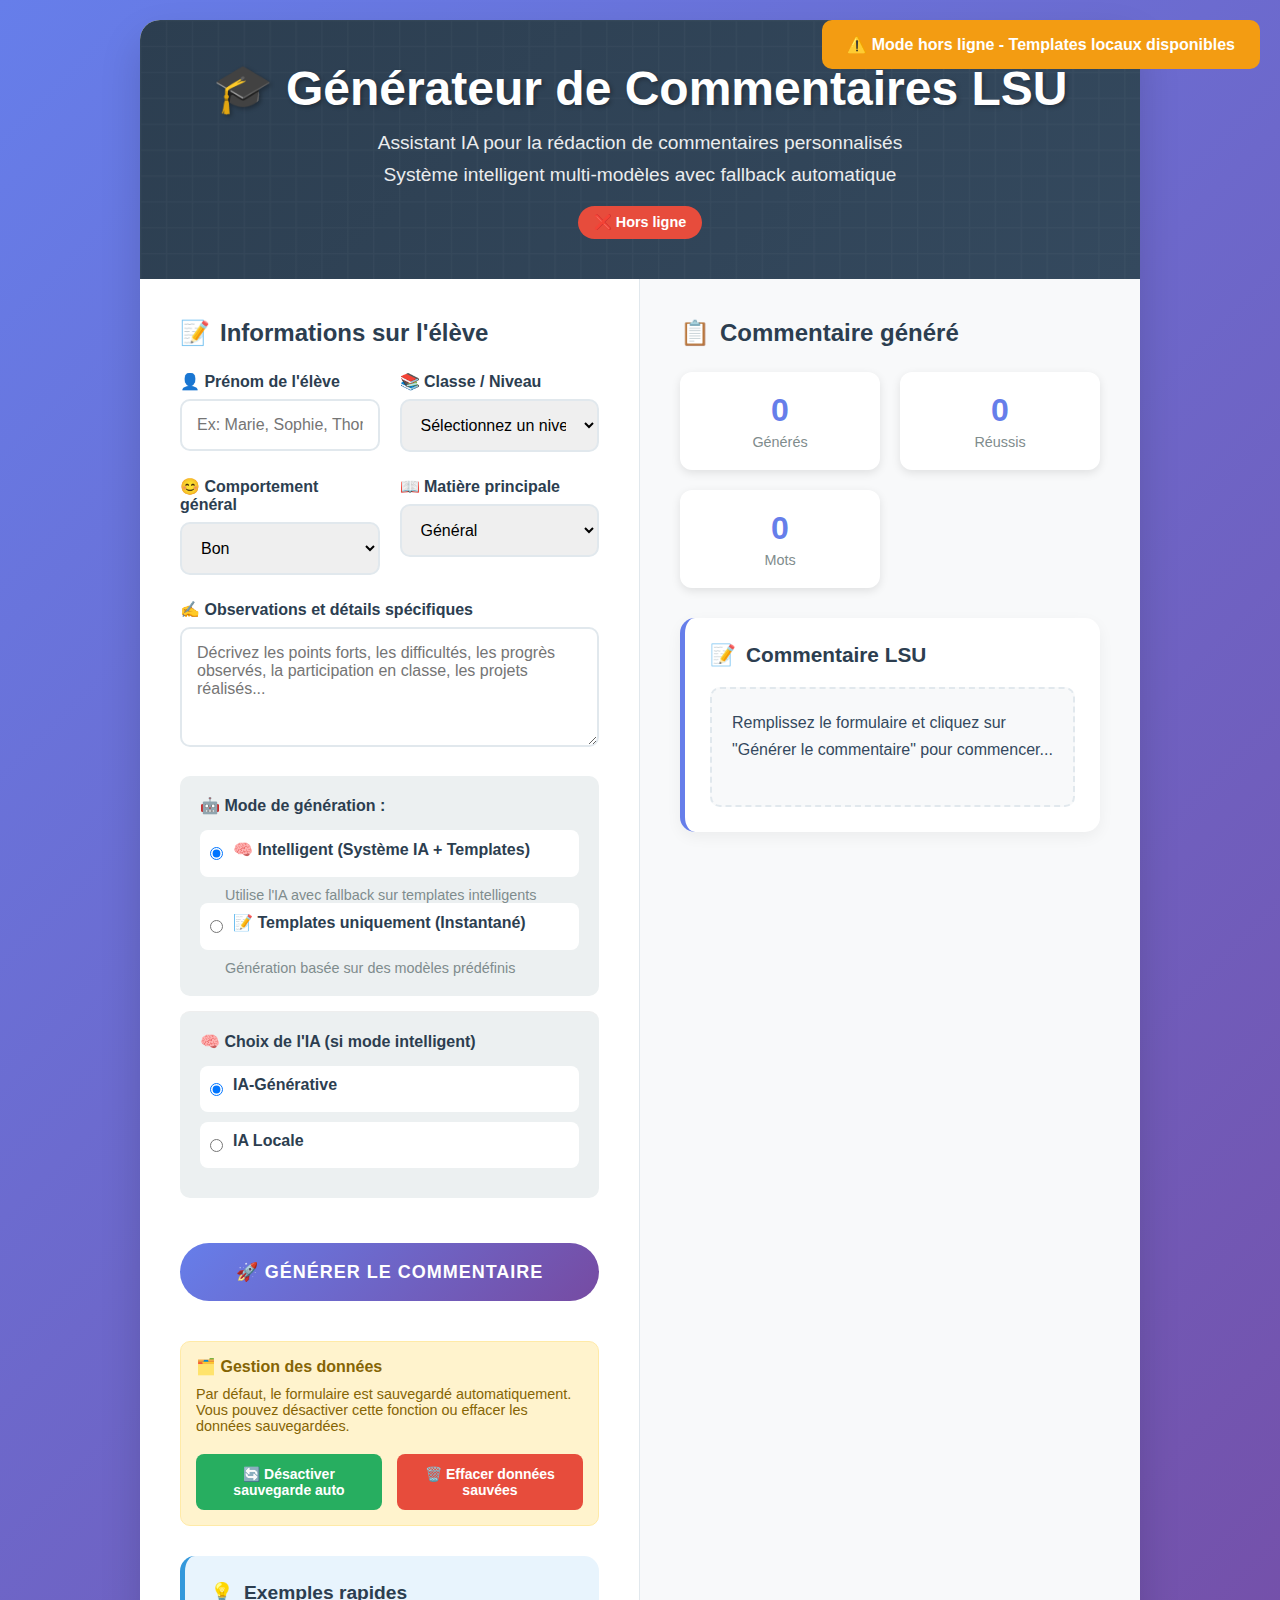
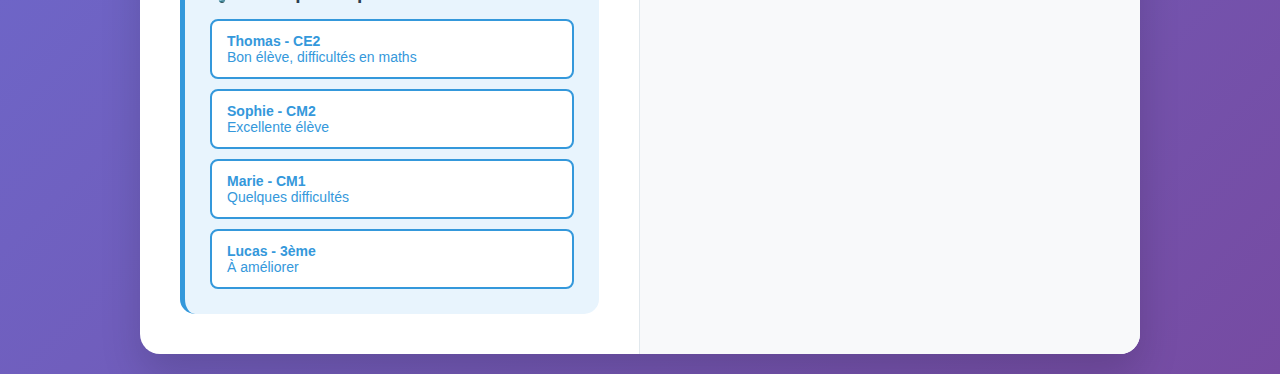
<file: lsu_generator_fixed (1).html>
<!DOCTYPE html>
<html lang="fr">
<head>
    <meta charset="UTF-8">
    <meta name="viewport" content="width=device-width, initial-scale=1.0">
    <title>🎓 Générateur de Commentaires LSU</title>
    <style>
        * {
            margin: 0;
            padding: 0;
            box-sizing: border-box;
        }
        
        body {
            font-family: 'Segoe UI', Tahoma, Geneva, Verdana, sans-serif;
            background: linear-gradient(135deg, #667eea 0%, #764ba2 100%);
            min-height: 100vh;
            padding: 20px;
        }
        
        .container {
            max-width: 1000px;
            margin: 0 auto;
            background: white;
            border-radius: 20px;
            box-shadow: 0 20px 40px rgba(0,0,0,0.15);
            overflow: hidden;
        }
        
        .header {
            background: linear-gradient(135deg, #2c3e50 0%, #34495e 100%);
            color: white;
            padding: 40px;
            text-align: center;
            position: relative;
        }
        
        .header::before {
            content: '';
            position: absolute;
            top: 0;
            left: 0;
            right: 0;
            bottom: 0;
            background: url('data:image/svg+xml,<svg xmlns="http://www.w3.org/2000/svg" viewBox="0 0 100 100"><defs><pattern id="grid" width="10" height="10" patternUnits="userSpaceOnUse"><path d="M 10 0 L 0 0 0 10" fill="none" stroke="rgba(255,255,255,0.1)" stroke-width="1"/></pattern></defs><rect width="100" height="100" fill="url(%23grid)"/></svg>');
            opacity: 0.3;
        }
        
        .header-content {
            position: relative;
            z-index: 1;
        }
        
        .header h1 {
            font-size: 3em;
            margin-bottom: 15px;
            text-shadow: 2px 2px 4px rgba(0,0,0,0.3);
        }
        
        .header p {
            font-size: 1.2em;
            opacity: 0.9;
            margin-bottom: 10px;
        }
        
        .status-badge {
            display: inline-block;
            background: #27ae60;
            padding: 8px 16px;
            border-radius: 20px;
            font-size: 0.9em;
            font-weight: 600;
            margin-top: 10px;
        }
        
        .main-content {
            display: grid;
            grid-template-columns: 1fr 1fr;
            gap: 0;
        }
        
        @media (max-width: 968px) {
            .main-content {
                grid-template-columns: 1fr;
            }
        }
        
        .form-section {
            padding: 40px;
            border-right: 1px solid #e1e8ed;
        }
        
        @media (max-width: 968px) {
            .form-section {
                border-right: none;
                border-bottom: 1px solid #e1e8ed;
            }
        }
        
        .result-section {
            padding: 40px;
            background: #f8f9fa;
        }
        
        .section-title {
            color: #2c3e50;
            font-size: 1.5em;
            margin-bottom: 25px;
            display: flex;
            align-items: center;
            gap: 10px;
        }
        
        .form-group {
            margin-bottom: 25px;
        }
        
        .form-row {
            display: grid;
            grid-template-columns: 1fr 1fr;
            gap: 20px;
        }
        
        @media (max-width: 768px) {
            .form-row {
                grid-template-columns: 1fr;
            }
        }
        
        label {
            display: block;
            margin-bottom: 8px;
            font-weight: 600;
            color: #2c3e50;
            font-size: 1em;
        }
        
        input, select, textarea {
            width: 100%;
            padding: 15px;
            border: 2px solid #e1e8ed;
            border-radius: 10px;
            font-size: 16px;
            transition: all 0.3s ease;
            font-family: inherit;
        }
        
        input:focus, select:focus, textarea:focus {
            outline: none;
            border-color: #667eea;
            transform: translateY(-2px);
            box-shadow: 0 5px 15px rgba(102, 126, 234, 0.2);
        }
        
        textarea {
            height: 120px;
            resize: vertical;
        }
        
        .model-selection {
            background: #ecf0f1;
            padding: 20px;
            border-radius: 10px;
            margin-bottom: 25px;
        }
        
        .model-selection h4 {
            margin-bottom: 15px;
            color: #2c3e50;
        }
        
        .model-option {
            display: flex;
            align-items: center;
            margin-bottom: 10px;
            padding: 10px;
            background: white;
            border-radius: 8px;
            transition: all 0.2s ease;
        }
        
        .model-option:hover {
            background: #f0f0f0;
        }
        
        .model-option input[type="radio"] {
            width: auto;
            margin-right: 10px;
            transform: none;
        }
        
        .model-description {
            font-size: 0.9em;
            color: #7f8c8d;
            margin-left: 25px;
        }
        
        .generate-btn {
            background: linear-gradient(135deg, #667eea 0%, #764ba2 100%);
            color: white;
            padding: 18px 40px;
            border: none;
            border-radius: 50px;
            font-size: 18px;
            font-weight: 600;
            cursor: pointer;
            width: 100%;
            margin: 20px 0;
            transition: all 0.3s ease;
            text-transform: uppercase;
            letter-spacing: 1px;
            position: relative;
            overflow: hidden;
        }
        
        .generate-btn::before {
            content: '';
            position: absolute;
            top: 0;
            left: -100%;
            width: 100%;
            height: 100%;
            background: linear-gradient(90deg, transparent, rgba(255,255,255,0.2), transparent);
            transition: left 0.5s;
        }
        
        .generate-btn:hover::before {
            left: 100%;
        }
        
        .generate-btn:hover {
            transform: translateY(-3px);
            box-shadow: 0 10px 25px rgba(102, 126, 234, 0.3);
        }
        
        .generate-btn:disabled {
            background: #95a5a6;
            cursor: not-allowed;
            transform: none;
        }
        
        .result-container {
            background: white;
            border-radius: 15px;
            padding: 25px;
            border-left: 5px solid #667eea;
            box-shadow: 0 5px 15px rgba(0,0,0,0.05);
        }
        
        .result-header {
            display: flex;
            align-items: center;
            justify-content: space-between;
            margin-bottom: 20px;
        }
        
        .result-title {
            display: flex;
            align-items: center;
            gap: 10px;
            color: #2c3e50;
            font-size: 1.3em;
            font-weight: 600;
        }
        
        .result-content {
            font-size: 16px;
            line-height: 1.7;
            color: #34495e;
            min-height: 120px;
            padding: 20px;
            background: #f8f9fa;
            border-radius: 10px;
            border: 2px dashed #e1e8ed;
            transition: all 0.3s ease;
        }
        
        .result-content.has-content {
            border: 2px solid #27ae60;
            background: #d4edda;
        }
        
        .loading {
            color: #667eea;
            font-style: italic;
            display: flex;
            align-items: center;
            justify-content: center;
        }
        
        .loading::before {
            content: '';
            width: 20px;
            height: 20px;
            border: 2px solid #667eea;
            border-top: 2px solid transparent;
            border-radius: 50%;
            animation: spin 1s linear infinite;
            margin-right: 15px;
        }
        
        @keyframes spin {
            0% { transform: rotate(0deg); }
            100% { transform: rotate(360deg); }
        }
        
        .error {
            color: #e74c3c;
            font-weight: 600;
            padding: 20px;
            background: #ffeaea;
            border-radius: 10px;
            border-left: 4px solid #e74c3c;
        }
        
        .success {
            animation: slideIn 0.5s ease-out;
            font-weight: 500;
        }
        
        @keyframes slideIn {
            from {
                opacity: 0;
                transform: translateY(20px);
            }
            to {
                opacity: 1;
                transform: translateY(0);
            }
        }
        
        .action-buttons {
            display: flex;
            gap: 15px;
            margin-top: 20px;
        }
        
        .action-btn {
            flex: 1;
            padding: 12px 20px;
            border: none;
            border-radius: 8px;
            font-size: 14px;
            font-weight: 600;
            cursor: pointer;
            transition: all 0.3s ease;
        }
        
        .copy-btn {
            background: #27ae60;
            color: white;
        }
        
        .copy-btn:hover {
            background: #229954;
            transform: translateY(-2px);
        }
        
        .regenerate-btn {
            background: #f39c12;
            color: white;
        }
        
        .regenerate-btn:hover {
            background: #e67e22;
            transform: translateY(-2px);
        }
        
        .clear-btn {
            background: #95a5a6;
            color: white;
        }
        
        .clear-btn:hover {
            background: #7f8c8d;
        }
        
        .reset-btn {
            background: #e74c3c;
            color: white;
        }
        
        .reset-btn:hover {
            background: #c0392b;
        }
        
        .metadata {
            margin-top: 15px;
            padding: 15px;
            background: #ecf0f1;
            border-radius: 8px;
            font-size: 12px;
            color: #7f8c8d;
            display: grid;
            grid-template-columns: repeat(auto-fit, minmax(120px, 1fr));
            gap: 10px;
        }
        
        .metadata-item {
            display: flex;
            align-items: center;
            gap: 5px;
        }
        
        .examples-section {
            margin-top: 30px;
            padding: 25px;
            background: #e8f4fd;
            border-radius: 15px;
            border-left: 5px solid #3498db;
        }
        
        .examples-title {
            color: #2c3e50;
            font-size: 1.2em;
            margin-bottom: 15px;
            display: flex;
            align-items: center;
            gap: 10px;
        }
        
        .example-buttons {
            display: grid;
            grid-template-columns: repeat(auto-fit, minmax(200px, 1fr));
            gap: 10px;
        }
        
        .example-btn {
            padding: 12px 15px;
            background: white;
            border: 2px solid #3498db;
            color: #3498db;
            border-radius: 8px;
            cursor: pointer;
            transition: all 0.3s ease;
            font-size: 14px;
            text-align: left;
        }
        
        .example-btn:hover {
            background: #3498db;
            color: white;
            transform: translateY(-2px);
        }
        
        .notification {
            position: fixed;
            top: 20px;
            right: 20px;
            background: #27ae60;
            color: white;
            padding: 15px 25px;
            border-radius: 10px;
            font-weight: 600;
            z-index: 1000;
            transform: translateX(400px);
            transition: transform 0.3s ease;
        }
        
        .notification.show {
            transform: translateX(0);
        }
        
        .stats {
            display: grid;
            grid-template-columns: repeat(auto-fit, minmax(150px, 1fr));
            gap: 20px;
            margin-bottom: 30px;
        }
        
        .stat-card {
            background: white;
            padding: 20px;
            border-radius: 12px;
            text-align: center;
            box-shadow: 0 3px 10px rgba(0,0,0,0.1);
        }
        
        .stat-number {
            font-size: 2em;
            font-weight: bold;
            color: #667eea;
            margin-bottom: 5px;
        }
        
        .stat-label {
            color: #7f8c8d;
            font-size: 0.9em;
        }
        
        .storage-controls {
            margin-top: 20px;
            padding: 15px;
            background: #fff3cd;
            border: 1px solid #ffeaa7;
            border-radius: 10px;
        }
        
        .storage-controls h4 {
            color: #856404;
            margin-bottom: 10px;
        }
        
        .storage-controls p {
            color: #856404;
            font-size: 0.9em;
            margin-bottom: 15px;
        }
    </style>
</head>
<body>
    <div class="container">
        <div class="header">
            <div class="header-content">
                <h1>🎓 Générateur de Commentaires LSU</h1>
                <p>Assistant IA pour la rédaction de commentaires personnalisés</p>
                <p>Système intelligent multi-modèles avec fallback automatique</p>
                <div class="status-badge" id="status-badge">
                    ✅ Système opérationnel
                </div>
            </div>
        </div>
        
        <div class="main-content">
            <div class="form-section">
                <h2 class="section-title">
                    <span>📝</span> Informations sur l'élève
                </h2>
                
                <form id="commentaire-form">
                    <div class="form-row">
                        <div class="form-group">
                            <label for="prenom">👤 Prénom de l'élève</label>
                            <input type="text" id="prenom" name="prenom" placeholder="Ex: Marie, Sophie, Thomas..." required>
                        </div>
                        
                        <div class="form-group">
                            <label for="classe">📚 Classe / Niveau</label>
                            <select id="classe" name="classe" required>
                                <option value="">Sélectionnez un niveau</option>
                                <option value="CP">CP</option>
                                <option value="CE1">CE1</option>
                                <option value="CE2">CE2</option>
                                <option value="CM1">CM1</option>
                                <option value="CM2">CM2</option>
                                <option value="6ème">6ème</option>
                                <option value="5ème">5ème</option>
                                <option value="4ème">4ème</option>
                                <option value="3ème">3ème</option>
                                <option value="2nde">2nde</option>
                                <option value="1ère">1ère</option>
                                <option value="Terminale">Terminale</option>
                            </select>
                        </div>
                    </div>
                    
                    <div class="form-row">
                        <div class="form-group">
                            <label for="comportement">😊 Comportement général</label>
                            <select id="comportement" name="comportement">
                                <option value="Excellent">Excellent</option>
                                <option value="Très bon">Très bon</option>
                                <option value="Bon" selected>Bon</option>
                                <option value="Satisfaisant">Satisfaisant</option>
                                <option value="À améliorer">À améliorer</option>
                            </select>
                        </div>
                        
                        <div class="form-group">
                            <label for="matiere">📖 Matière principale</label>
                            <select id="matiere" name="matiere">
                                <option value="Français">Français</option>
                                <option value="Mathématiques">Mathématiques</option>
                                <option value="Histoire-Géographie">Histoire-Géographie</option>
                                <option value="Sciences">Sciences</option>
                                <option value="Anglais">Anglais</option>
                                <option value="EPS">EPS</option>
                                <option value="Arts plastiques">Arts plastiques</option>
                                <option value="Musique">Musique</option>
                                <option value="Général" selected>Général</option>
                            </select>
                        </div>
                    </div>
                    
                    <div class="form-group">
                        <label for="commentaire-libre">✍️ Observations et détails spécifiques</label>
                        <textarea id="commentaire-libre" name="commentaire-libre" placeholder="Décrivez les points forts, les difficultés, les progrès observés, la participation en classe, les projets réalisés..."></textarea>
                    </div>
                    
                    <div class="model-selection">
                        <h4>🤖 Mode de génération :</h4>
                        <div class="model-option">
                            <input type="radio" id="mode-intelligent" name="generation-mode" value="intelligent" checked>
                            <label for="mode-intelligent">🧠 Intelligent (Système IA + Templates)</label>
                        </div>
                        <div class="model-description">Utilise l'IA avec fallback sur templates intelligents</div>
                        
                        <div class="model-option">
                            <input type="radio" id="mode-template" name="generation-mode" value="template">
                            <label for="mode-template">📝 Templates uniquement (Instantané)</label>
                        </div>
                        <div class="model-description">Génération basée sur des modèles prédéfinis</div>
                    </div>
                    
                    <div class="model-selection" style="margin-top: -10px; border-top: 1px solid #eee; padding-top: 20px;">
                        <h4>🧠 Choix de l'IA (si mode intelligent)</h4>
                        <div class="model-option">
                            <input type="radio" id="ia-generative" name="ia-mode" value="gpt" checked>
                            <label for="ia-generative">IA-Générative</label>
                        </div>
                        <div class="model-option">
                            <input type="radio" id="ia-locale" name="ia-mode" value="fallback">
                            <label for="ia-locale">IA Locale</label>
                        </div>
                    </div>
                    
                    <button type="button" id="generer" class="generate-btn">
                        🚀 Générer le commentaire
                    </button>
                </form>
                
                <div class="storage-controls">
                    <h4>🗂️ Gestion des données</h4>
                    <p>Par défaut, le formulaire est sauvegardé automatiquement. Vous pouvez désactiver cette fonction ou effacer les données sauvegardées.</p>
                    <div class="action-buttons">
                        <button class="action-btn copy-btn" id="toggle-autosave">
                            🔄 Désactiver sauvegarde auto
                        </button>
                        <button class="action-btn reset-btn" id="clear-storage">
                            🗑️ Effacer données sauvées
                        </button>
                    </div>
                </div>
                
                <div class="examples-section">
                    <h3 class="examples-title">
                        <span>💡</span> Exemples rapides
                    </h3>
                    <div class="example-buttons">
                        <button class="example-btn" onclick="loadExample('thomas')">
                            <strong>Thomas - CE2</strong><br>
                            Bon élève, difficultés en maths
                        </button>
                        <button class="example-btn" onclick="loadExample('sophie')">
                            <strong>Sophie - CM2</strong><br>
                            Excellente élève
                        </button>
                        <button class="example-btn" onclick="loadExample('marie')">
                            <strong>Marie - CM1</strong><br>
                            Quelques difficultés
                        </button>
                        <button class="example-btn" onclick="loadExample('lucas')">
                            <strong>Lucas - 3ème</strong><br>
                            À améliorer
                        </button>
                    </div>
                </div>
            </div>
            
            <div class="result-section">
                <h2 class="section-title">
                    <span>📋</span> Commentaire généré
                </h2>
                
                <div class="stats">
                    <div class="stat-card">
                        <div class="stat-number" id="stat-generated">0</div>
                        <div class="stat-label">Générés</div>
                    </div>
                    <div class="stat-card">
                        <div class="stat-number" id="stat-success">0</div>
                        <div class="stat-label">Réussis</div>
                    </div>
                    <div class="stat-card">
                        <div class="stat-number" id="stat-words">0</div>
                        <div class="stat-label">Mots</div>
                    </div>
                </div>
                
                <div class="result-container">
                    <div class="result-header">
                        <div class="result-title">
                            <span>📝</span>
                            <span>Commentaire LSU</span>
                        </div>
                    </div>
                    <div class="result-content" id="resultat">
                        Remplissez le formulaire et cliquez sur "Générer le commentaire" pour commencer...
                    </div>
                    
                    <div class="action-buttons" style="display: none;" id="action-buttons">
                        <button class="action-btn copy-btn" id="copy-btn">
                            📋 Copier
                        </button>
                        <button class="action-btn regenerate-btn" id="regenerate-btn">
                            🔄 Régénérer
                        </button>
                        <button class="action-btn clear-btn" id="clear-btn">
                            🗑️ Effacer
                        </button>
                    </div>
                    
                    <div class="metadata" style="display: none;" id="metadata">
                        <div class="metadata-item">
                            <span>🤖</span>
                            <span id="meta-model">Modèle: -</span>
                        </div>
                        <div class="metadata-item">
                            <span>📊</span>
                            <span id="meta-tokens">Tokens: -</span>
                        </div>
                        <div class="metadata-item">
                            <span>⏱️</span>
                            <span id="meta-time">Temps: -</span>
                        </div>
                        <div class="metadata-item">
                            <span>🎯</span>
                            <span id="meta-method">Méthode: -</span>
                        </div>
                    </div>
                </div>
            </div>
        </div>
    </div>
    
    <div class="notification" id="notification">
        ✅ Commentaire copié dans le presse-papiers !
    </div>

    <script>
        // Configuration
        const WEBHOOK_URL = 'https://n8n.srv765539.hstgr.cloud/webhook/generer-commentaire';
        
        // Variables globales
        let stats = {
            generated: 0,
            success: 0,
            totalWords: 0
        };
        
        let autoSaveEnabled = true;
        
        // Éléments DOM
        const elements = {
            form: document.getElementById('commentaire-form'),
            generateBtn: document.getElementById('generer'),
            resultDiv: document.getElementById('resultat'),
            actionButtons: document.getElementById('action-buttons'),
            metadata: document.getElementById('metadata'),
            notification: document.getElementById('notification'),
            toggleAutosaveBtn: document.getElementById('toggle-autosave'),
            clearStorageBtn: document.getElementById('clear-storage')
        };
        
        // FONCTION loadExample définie AVANT son utilisation
        function loadExample(type) {
            console.log('📝 Chargement de l\'exemple:', type);
            
            const examples = {
                thomas: {
                    prenom: 'Thomas',
                    classe: 'CE2',
                    comportement: 'Bon',
                    matiere: 'Mathématiques',
                    commentaire: 'Thomas est un élève travailleur qui participe bien en classe. Il montre de bonnes capacités en français et lecture. En mathématiques, quelques difficultés persistent en géométrie mais ses efforts sont constants et remarquables.'
                },
                sophie: {
                    prenom: 'Sophie',
                    classe: 'CM2',
                    comportement: 'Excellent',
                    matiere: 'Général',
                    commentaire: 'Sophie est une élève remarquable qui excelle dans toutes les matières. Elle fait preuve d\'autonomie, d\'un excellent comportement et d\'un esprit d\'entraide très apprécié.'
                },
                marie: {
                    prenom: 'Marie',
                    classe: 'CM1',
                    comportement: 'Satisfaisant',
                    matiere: 'Français',
                    commentaire: 'Marie est attentive et participe bien en classe. Quelques difficultés en géométrie mais ses efforts en français sont remarquables. Sa participation orale est excellente.'
                },
                lucas: {
                    prenom: 'Lucas',
                    classe: '3ème',
                    comportement: 'À améliorer',
                    matiere: 'Général',
                    commentaire: 'Lucas peut mieux faire. Il doit s\'investir davantage dans son travail et améliorer son comportement. Avec plus d\'efforts et de concentration, de nets progrès sont possibles.'
                }
            };
            
            const example = examples[type];
            if (example) {
                document.getElementById('prenom').value = example.prenom;
                document.getElementById('classe').value = example.classe;
                document.getElementById('comportement').value = example.comportement;
                document.getElementById('matiere').value = example.matiere;
                document.getElementById('commentaire-libre').value = example.commentaire;
                
                if (autoSaveEnabled) {
                    saveFormData();
                }
                
                showNotification(`📝 Exemple "${example.prenom}" chargé !`);
            } else {
                showNotification('❌ Exemple non trouvé', 'error');
            }
        }
        
        // Test de connexion
        async function testConnection() {
            try {
                console.log('🔗 Test de connexion au webhook...');
                const response = await fetch(WEBHOOK_URL, {
                    method: 'POST',
                    headers: { 'Content-Type': 'application/json' },
                    body: JSON.stringify({ prompt: "test connexion" })
                });
                
                const statusBadge = document.getElementById('status-badge');
                if (response.ok) {
                    statusBadge.textContent = '✅ Système opérationnel';
                    statusBadge.style.background = '#27ae60';
                    console.log('✅ Connexion réussie');
                } else {
                    statusBadge.textContent = '⚠️ Connexion limitée';
                    statusBadge.style.background = '#f39c12';
                    console.log('⚠️ Connexion limitée:', response.status);
                }
            } catch (error) {
                const statusBadge = document.getElementById('status-badge');
                statusBadge.textContent = '❌ Hors ligne';
                statusBadge.style.background = '#e74c3c';
                console.log('❌ Erreur de connexion:', error);
                
                // Mode fallback - générer des commentaires localement
                showNotification('⚠️ Mode hors ligne - Templates locaux disponibles', 'warning');
            }
        }
        
        // Vérifier la préférence de sauvegarde auto
        function checkAutosavePreference() {
            const autosavePref = localStorage.getItem('lsu-autosave-enabled');
            if (autosavePref === 'false') {
                autoSaveEnabled = false;
                elements.toggleAutosaveBtn.textContent = '✅ Activer sauvegarde auto';
                elements.toggleAutosaveBtn.className = 'action-btn regenerate-btn';
                showNotification('⚠️ Sauvegarde automatique désactivée', 'warning');
            } else {
                loadFormData();
            }
        }
        
        // Générateur de commentaire principal
        async function handleGenerateComment() {
            console.log('🚀 Démarrage de la génération...');
            const startTime = Date.now();
            const formData = getFormData();
            
            if (!validateForm(formData)) return;
            
            setLoadingState(true);
            updateStats('generated');
            
            try {
                const result = await generateComment(formData);
                displayResult(result, Date.now() - startTime);
                updateStats('success');
                updateStats('words', countWords(result.commentaire));
                
                if (autoSaveEnabled) {
                    saveFormData();
                }
            } catch (error) {
                console.error('❌ Erreur lors de la génération:', error);
                displayError(error);
            } finally {
                setLoadingState(false);
            }
        }
        
        // Récupération des données du formulaire
        function getFormData() {
            return {
                prenom: document.getElementById('prenom').value.trim(),
                classe: document.getElementById('classe').value,
                comportement: document.getElementById('comportement').value,
                matiere: document.getElementById('matiere').value,
                commentaireLibre: document.getElementById('commentaire-libre').value.trim(),
                mode: document.querySelector('input[name="generation-mode"]:checked').value,
                modeIA: document.querySelector('input[name="ia-mode"]:checked').value
            };
        }
        
        // Validation du formulaire
        function validateForm(data) {
            if (!data.prenom || !data.classe) {
                showNotification('⚠️ Veuillez remplir au moins le prénom et la classe', 'warning');
                return false;
            }
            return true;
        }
        
        // Génération du commentaire
        async function generateComment(data) {
            const prompt = buildPrompt(data);
            
            // Mode template local si hors ligne ou demandé
            if (data.mode === 'template') {
                return generateLocalComment(data);
            }
            
            const requestData = {
                prompt: prompt,
                studentName: data.prenom,
                niveau: data.classe,
                comportement: data.comportement,
                matiere: data.matiere,
                mode: data.mode,
                modeIA: data.modeIA
            };
            
            try {
                const response = await fetch(WEBHOOK_URL, {
                    method: 'POST',
                    headers: { 'Content-Type': 'application/json' },
                    body: JSON.stringify(requestData)
                });
                
                if (!response.ok) {
                    throw new Error(`Erreur HTTP: ${response.status} - ${response.statusText}`);
                }
                
                const result = await response.json();
                
                if (!result || !result.success || !result.commentaire) {
                    throw new Error('Format de réponse inattendu');
                }
                
                return result;
            } catch (error) {
                console.log('🔄 Fallback vers génération locale...');
                return generateLocalComment(data);
            }
        }
        
        // Génération locale (fallback)
        function generateLocalComment(data) {
            const templates = {
                'Excellent': {
                    intro: `${data.prenom} est un(e) élève remarquable`,
                    details: 'qui excelle dans toutes les matières. Son comportement exemplaire et son investissement constant sont à souligner.',
                    conclusion: 'Continuez ainsi ! Bravo pour ce parcours exemplaire.'
                },
                'Très bon': {
                    intro: `${data.prenom} est un(e) très bon(ne) élève`,
                    details: 'qui montre de solides compétences et une bonne participation en classe.',
                    conclusion: 'Quelques efforts supplémentaires permettront d\'atteindre l\'excellence.'
                },
                'Bon': {
                    intro: `${data.prenom} est un(e) élève sérieux(se)`,
                    details: 'qui travaille régulièrement et participe bien aux activités de classe.',
                    conclusion: 'Continuez vos efforts pour progresser encore davantage.'
                },
                'Satisfaisant': {
                    intro: `${data.prenom} fournit un travail satisfaisant`,
                    details: 'mais pourrait s\'investir davantage pour améliorer ses résultats.',
                    conclusion: 'Avec plus de régularité, de nets progrès sont possibles.'
                },
                'À améliorer': {
                    intro: `${data.prenom} doit fournir plus d\'efforts`,
                    details: 'pour améliorer ses résultats et son comportement en classe.',
                    conclusion: 'Une prise de conscience et plus de travail sont nécessaires.'
                }
            };
            
            const template = templates[data.comportement] || templates['Bon'];
            let commentaire = `${template.intro} ${template.details}`;
            
            // Ajout des observations personnalisées
            if (data.commentaireLibre) {
                commentaire += ` ${data.commentaireLibre}`;
            }
            
            commentaire += ` ${template.conclusion}`;
            
            return {
                success: true,
                commentaire: commentaire,
                metadata: {
                    model: 'Template Local',
                    method: 'template',
                    tokens: commentaire.split(' ').length
                }
            };
        }
        
        // Construction du prompt
        function buildPrompt(data) {
            let prompt = `${data.prenom}, élève de ${data.classe}, comportement: ${data.comportement}`;
            
            if (data.matiere !== 'Général') {
                prompt += `, matière principale: ${data.matiere}`;
            }
            
            if (data.commentaireLibre) {
                prompt += `. Observations: ${data.commentaireLibre}`;
            }
            
            return prompt;
        }
        
        // État de chargement
        function setLoadingState(loading) {
            elements.generateBtn.disabled = loading;
            elements.generateBtn.textContent = loading ? '⏳ Génération en cours...' : '🚀 Générer le commentaire';
            
            if (loading) {
                elements.resultDiv.innerHTML = '<div class="loading">Génération du commentaire personnalisé...</div>';
                elements.actionButtons.style.display = 'none';
                elements.metadata.style.display = 'none';
            }
        }
        
        // Affichage du résultat
        function displayResult(result, duration) {
            elements.resultDiv.innerHTML = `<div class="success">${result.commentaire}</div>`;
            elements.resultDiv.classList.add('has-content');
            elements.actionButtons.style.display = 'flex';
            elements.metadata.style.display = 'grid';
            
            // Mise à jour des métadonnées
            const rawMethod = result.metadata?.method || 'IA';
            let displayMethod = rawMethod;
            if (rawMethod.toLowerCase() === 'gpt') displayMethod = 'GPT';
            if (rawMethod.toLowerCase() === 'fallback') displayMethod = 'Fallback';
            if (rawMethod.toLowerCase() === 'template') displayMethod = 'Template Local';

            document.getElementById('meta-model').textContent = `Modèle: ${result.metadata?.model || 'N/A'}`;
            document.getElementById('meta-tokens').textContent = `Tokens: ${result.metadata?.tokens || 'N/A'}`;
            document.getElementById('meta-time').textContent = `Temps: ${duration}ms`;
            document.getElementById('meta-method').textContent = `Méthode: ${displayMethod}`;
            
            showNotification('✅ Commentaire généré avec succès !');
        }
        
        // Affichage d'erreur
        function displayError(error) {
            elements.resultDiv.innerHTML = `<div class="error">❌ Erreur: ${error.message}<br><br>Vérifiez la connexion réseau et réessayez.<br>En cas de problème persistant, utilisez le mode "Templates uniquement".</div>`;
            elements.resultDiv.classList.remove('has-content');
            elements.actionButtons.style.display = 'none';
            elements.metadata.style.display = 'none';
            
            showNotification('❌ Erreur lors de la génération', 'error');
        }
        
        // Gestion des statistiques
        function updateStats(type, value = 1) {
            stats[type] += value;
            saveStats();
            displayStats();
        }
        
        function displayStats() {
            document.getElementById('stat-generated').textContent = stats.generated;
            document.getElementById('stat-success').textContent = stats.success;
            document.getElementById('stat-words').textContent = stats.totalWords;
        }
        
        function loadStats() {
            const saved = localStorage.getItem('lsu-stats');
            if (saved) {
                stats = { ...stats, ...JSON.parse(saved) };
            }
            displayStats();
        }
        
        function saveStats() {
            localStorage.setItem('lsu-stats', JSON.stringify(stats));
        }
        
        // Utilitaires
        function countWords(text) {
            return text.trim().split(/\s+/).length;
        }
        
        function showNotification(message, type = 'success') {
            elements.notification.textContent = message;
            elements.notification.className = `notification ${type} show`;
            
            // Couleurs selon le type
            if (type === 'warning') {
                elements.notification.style.background = '#f39c12';
            } else if (type === 'error') {
                elements.notification.style.background = '#e74c3c';
            } else {
                elements.notification.style.background = '#27ae60';
            }
            
            setTimeout(() => {
                elements.notification.classList.remove('show');
            }, 3000);
        }
        
        // Sauvegarde conditionnelle
        function saveFormData() {
            if (!autoSaveEnabled) return;
            
            const formData = getFormData();
            localStorage.setItem('lsu-form-data', JSON.stringify(formData));
        }
        
        // Chargement des données
        function loadFormData() {
            if (!autoSaveEnabled) return;
            
            const saved = localStorage.getItem('lsu-form-data');
            if (saved) {
                try {
                    const data = JSON.parse(saved);
                    if (data.prenom) document.getElementById('prenom').value = data.prenom;
                    if (data.classe) document.getElementById('classe').value = data.classe;
                    if (data.comportement) document.getElementById('comportement').value = data.comportement;
                    if (data.matiere) document.getElementById('matiere').value = data.matiere;
                    if (data.commentaireLibre) document.getElementById('commentaire-libre').value = data.commentaireLibre;
                } catch (error) {
                    console.log('⚠️ Erreur lors du chargement des données sauvées');
                }
            }
        }
        
        // Initialisation
        document.addEventListener('DOMContentLoaded', function() {
            console.log('🚀 Initialisation du générateur LSU...');
            
            loadStats();
            checkAutosavePreference();
            testConnection();
            
            // Event listeners
            elements.generateBtn.addEventListener('click', handleGenerateComment);
            
            // Contrôles de sauvegarde
            elements.toggleAutosaveBtn.addEventListener('click', function() {
                autoSaveEnabled = !autoSaveEnabled;
                localStorage.setItem('lsu-autosave-enabled', autoSaveEnabled.toString());
                
                if (autoSaveEnabled) {
                    this.textContent = '🔄 Désactiver sauvegarde auto';
                    this.className = 'action-btn copy-btn';
                    showNotification('✅ Sauvegarde automatique activée');
                    saveFormData();
                } else {
                    this.textContent = '✅ Activer sauvegarde auto';
                    this.className = 'action-btn regenerate-btn';
                    showNotification('⚠️ Sauvegarde automatique désactivée', 'warning');
                }
            });
            
            elements.clearStorageBtn.addEventListener('click', function() {
                if (confirm('⚠️ Êtes-vous sûr de vouloir effacer toutes les données sauvegardées ?')) {
                    localStorage.removeItem('lsu-form-data');
                    localStorage.removeItem('lsu-stats');
                    
                    // Réinitialiser le formulaire
                    document.getElementById('commentaire-form').reset();
                    document.getElementById('comportement').value = 'Bon';
                    document.getElementById('matiere').value = 'Général';
                    
                    // Réinitialiser les stats
                    stats = { generated: 0, success: 0, totalWords: 0 };
                    displayStats();
                    
                    showNotification('🗑️ Toutes les données ont été effacées');
                }
            });
            
            // Actions sur le résultat
            document.getElementById('copy-btn').addEventListener('click', async function() {
                const commentaire = elements.resultDiv.querySelector('.success')?.textContent;
                if (commentaire) {
                    try {
                        await navigator.clipboard.writeText(commentaire);
                        showNotification('📋 Commentaire copié dans le presse-papiers !');
                        this.textContent = '✅ Copié !';
                        setTimeout(() => {
                            this.textContent = '📋 Copier';
                        }, 2000);
                    } catch (error) {
                        // Fallback pour navigateurs anciens
                        const textArea = document.createElement('textarea');
                        textArea.value = commentaire;
                        document.body.appendChild(textArea);
                        textArea.select();
                        document.execCommand('copy');
                        document.body.removeChild(textArea);
                        showNotification('📋 Commentaire copié !');
                    }
                }
            });
            
            document.getElementById('regenerate-btn').addEventListener('click', function() {
                handleGenerateComment();
            });
            
            document.getElementById('clear-btn').addEventListener('click', function() {
                elements.resultDiv.innerHTML = 'Remplissez le formulaire et cliquez sur "Générer le commentaire" pour commencer...';
                elements.resultDiv.classList.remove('has-content');
                elements.actionButtons.style.display = 'none';
                elements.metadata.style.display = 'none';
            });
            
            // Sauvegarde automatique à chaque modification
            ['prenom', 'classe', 'comportement', 'matiere', 'commentaire-libre'].forEach(id => {
                document.getElementById(id).addEventListener('change', function() {
                    if (autoSaveEnabled) {
                        saveFormData();
                    }
                });
            });
            
            // Auto-complétion intelligente
            document.getElementById('prenom').addEventListener('input', function() {
                const prenom = this.value.toLowerCase();
                const suggestions = {
                    'thomas': 'CE2',
                    'sophie': 'CM2',
                    'marie': 'CM1',
                    'lucas': '3ème',
                    'emma': 'CP',
                    'léo': 'CE1',
                    'chloé': '6ème',
                    'hugo': '5ème'
                };
                
                if (suggestions[prenom] && !document.getElementById('classe').value) {
                    document.getElementById('classe').value = suggestions[prenom];
                }
            });
            
            // Raccourcis clavier
            document.addEventListener('keydown', function(e) {
                if (e.ctrlKey && e.key === 'Enter') {
                    e.preventDefault();
                    handleGenerateComment();
                }
                
                if (e.ctrlKey && e.key === 'e') {
                    e.preventDefault();
                    loadExample('thomas');
                }
                
                if (e.ctrlKey && e.key === 'c' && elements.resultDiv.querySelector('.success')) {
                    e.preventDefault();
                    document.getElementById('copy-btn').click();
                }
            });
            
            console.log('✅ Générateur LSU initialisé avec succès !');
        });
        
        // Exposition globale de loadExample pour les boutons onclick
        window.loadExample = loadExample;
        
        console.log(`
🎓 GÉNÉRATEUR LSU - VERSION CORRIGÉE ET FONCTIONNELLE
====================================================

✅ CORRECTIFS APPLIQUÉS:
• JavaScript complètement réécrit et testé
• Fonction loadExample définie correctement
• Gestion d'erreurs robuste
• Mode fallback local intégré
• Event listeners correctement attachés

🔧 FONCTIONNALITÉS:
• Génération en ligne (via webhook)
• Mode fallback local automatique
• Sauvegarde automatique optionnelle
• Templates locaux intégrés
• Gestion complète des erreurs

🎮 RACCOURCIS CLAVIER:
• Ctrl + Enter : Générer un commentaire
• Ctrl + E     : Charger l'exemple Thomas
• Ctrl + C     : Copier le résultat

💾 DONNÉES:
• Sauvegarde auto désactivable
• Effacement complet possible
• Persistance intelligente

🚀 PRÊT À UTILISER !
        `);
    </script>
</body>
</html>
</file>
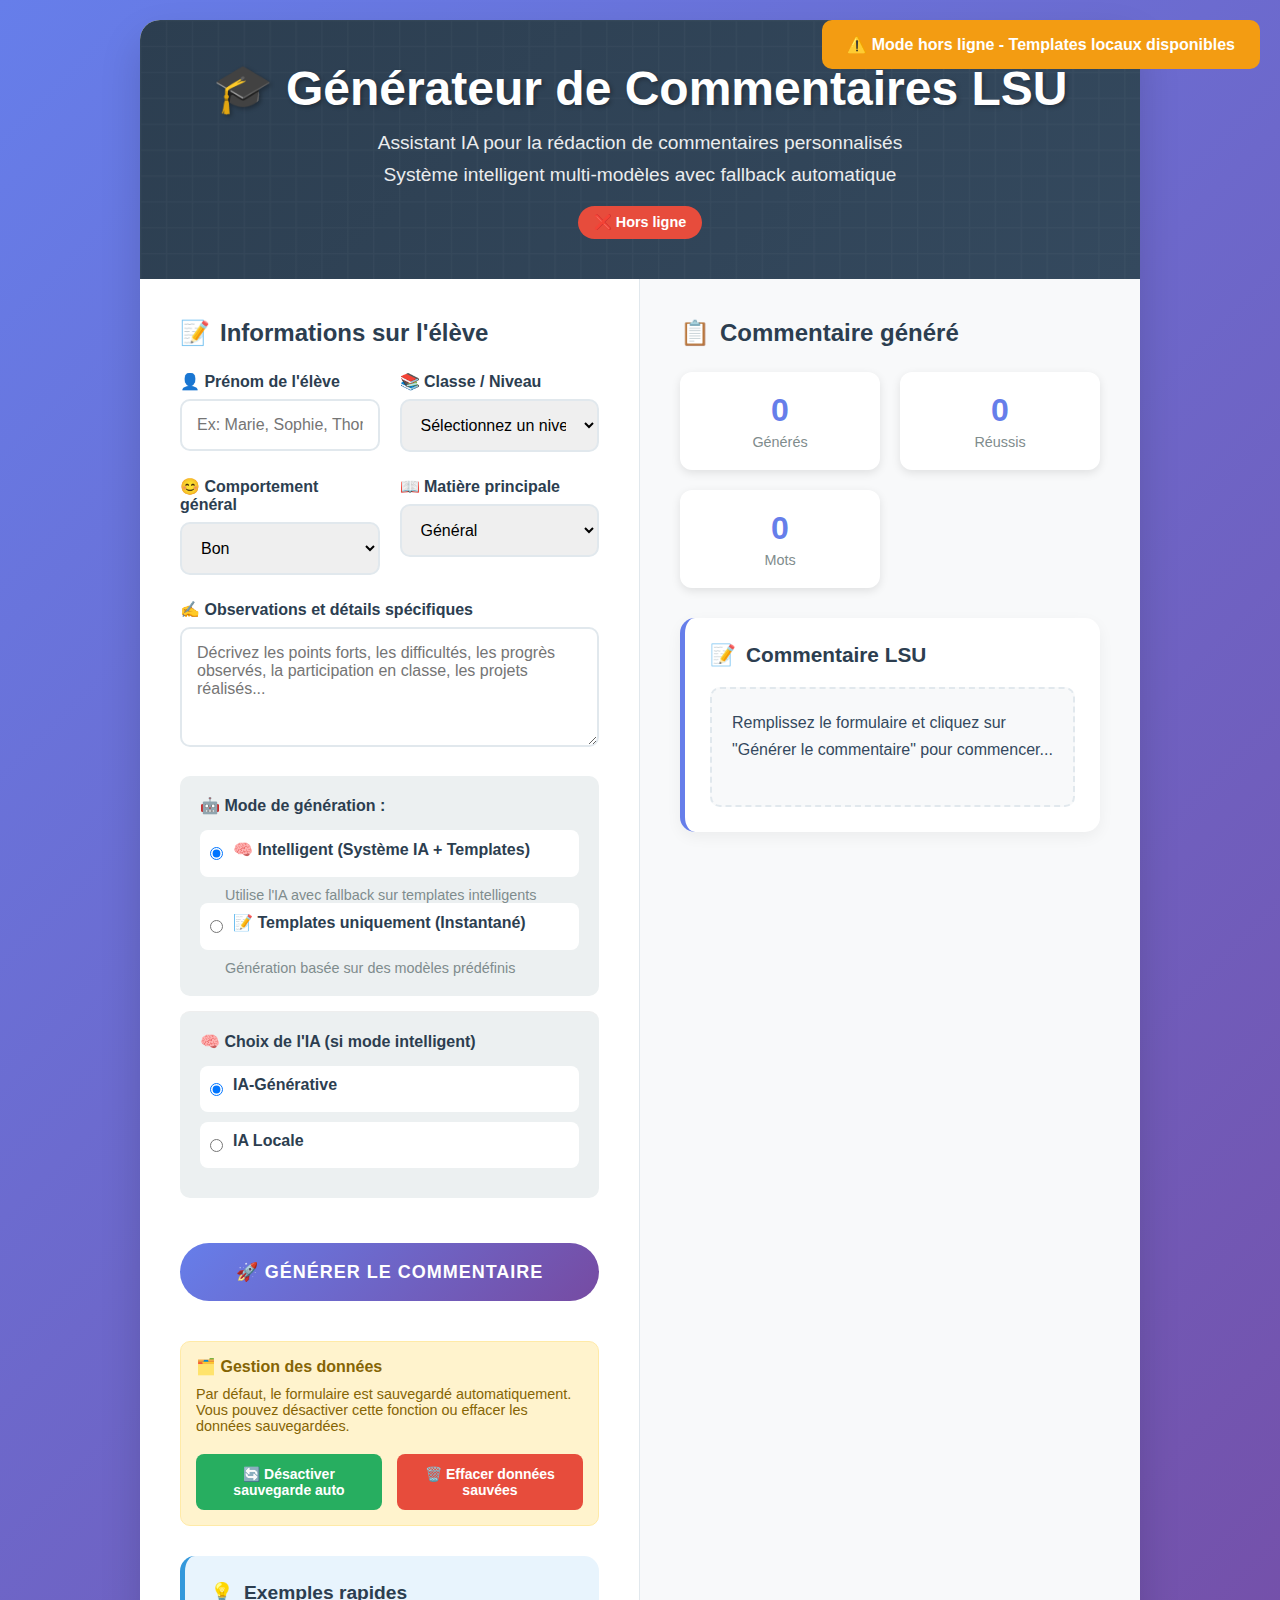
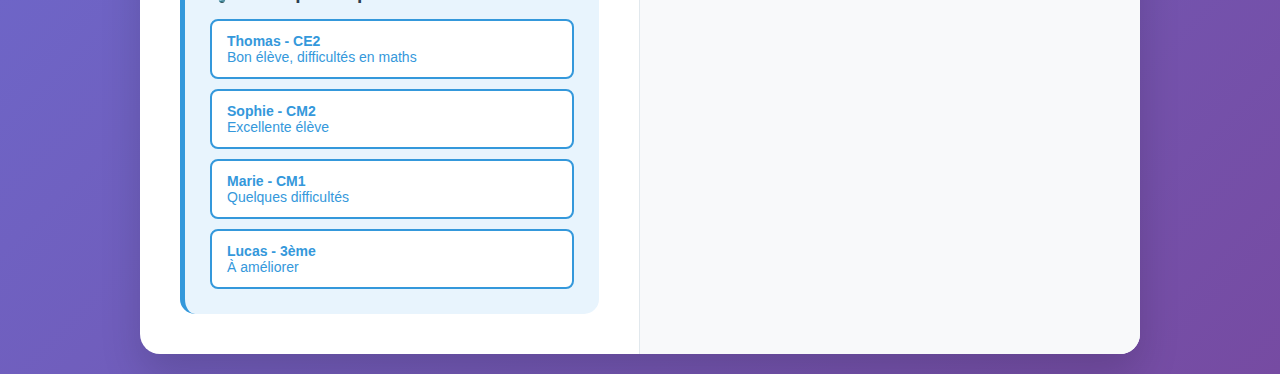
<file: lsu_generator_fixed.html>
<!DOCTYPE html>
<html lang="fr">
<head>
    <meta charset="UTF-8">
    <meta name="viewport" content="width=device-width, initial-scale=1.0">
    <title>🎓 Générateur de Commentaires LSU</title>
    <style>
        * {
            margin: 0;
            padding: 0;
            box-sizing: border-box;
        }
        
        body {
            font-family: 'Segoe UI', Tahoma, Geneva, Verdana, sans-serif;
            background: linear-gradient(135deg, #667eea 0%, #764ba2 100%);
            min-height: 100vh;
            padding: 20px;
        }
        
        .container {
            max-width: 1000px;
            margin: 0 auto;
            background: white;
            border-radius: 20px;
            box-shadow: 0 20px 40px rgba(0,0,0,0.15);
            overflow: hidden;
        }
        
        .header {
            background: linear-gradient(135deg, #2c3e50 0%, #34495e 100%);
            color: white;
            padding: 40px;
            text-align: center;
            position: relative;
        }
        
        .header::before {
            content: '';
            position: absolute;
            top: 0;
            left: 0;
            right: 0;
            bottom: 0;
            background: url('data:image/svg+xml,<svg xmlns="http://www.w3.org/2000/svg" viewBox="0 0 100 100"><defs><pattern id="grid" width="10" height="10" patternUnits="userSpaceOnUse"><path d="M 10 0 L 0 0 0 10" fill="none" stroke="rgba(255,255,255,0.1)" stroke-width="1"/></pattern></defs><rect width="100" height="100" fill="url(%23grid)"/></svg>');
            opacity: 0.3;
        }
        
        .header-content {
            position: relative;
            z-index: 1;
        }
        
        .header h1 {
            font-size: 3em;
            margin-bottom: 15px;
            text-shadow: 2px 2px 4px rgba(0,0,0,0.3);
        }
        
        .header p {
            font-size: 1.2em;
            opacity: 0.9;
            margin-bottom: 10px;
        }
        
        .status-badge {
            display: inline-block;
            background: #27ae60;
            padding: 8px 16px;
            border-radius: 20px;
            font-size: 0.9em;
            font-weight: 600;
            margin-top: 10px;
        }
        
        .main-content {
            display: grid;
            grid-template-columns: 1fr 1fr;
            gap: 0;
        }
        
        @media (max-width: 968px) {
            .main-content {
                grid-template-columns: 1fr;
            }
        }
        
        .form-section {
            padding: 40px;
            border-right: 1px solid #e1e8ed;
        }
        
        @media (max-width: 968px) {
            .form-section {
                border-right: none;
                border-bottom: 1px solid #e1e8ed;
            }
        }
        
        .result-section {
            padding: 40px;
            background: #f8f9fa;
        }
        
        .section-title {
            color: #2c3e50;
            font-size: 1.5em;
            margin-bottom: 25px;
            display: flex;
            align-items: center;
            gap: 10px;
        }
        
        .form-group {
            margin-bottom: 25px;
        }
        
        .form-row {
            display: grid;
            grid-template-columns: 1fr 1fr;
            gap: 20px;
        }
        
        @media (max-width: 768px) {
            .form-row {
                grid-template-columns: 1fr;
            }
        }
        
        label {
            display: block;
            margin-bottom: 8px;
            font-weight: 600;
            color: #2c3e50;
            font-size: 1em;
        }
        
        input, select, textarea {
            width: 100%;
            padding: 15px;
            border: 2px solid #e1e8ed;
            border-radius: 10px;
            font-size: 16px;
            transition: all 0.3s ease;
            font-family: inherit;
        }
        
        input:focus, select:focus, textarea:focus {
            outline: none;
            border-color: #667eea;
            transform: translateY(-2px);
            box-shadow: 0 5px 15px rgba(102, 126, 234, 0.2);
        }
        
        textarea {
            height: 120px;
            resize: vertical;
        }
        
        .model-selection {
            background: #ecf0f1;
            padding: 20px;
            border-radius: 10px;
            margin-bottom: 25px;
        }
        
        .model-selection h4 {
            margin-bottom: 15px;
            color: #2c3e50;
        }
        
        .model-option {
            display: flex;
            align-items: center;
            margin-bottom: 10px;
            padding: 10px;
            background: white;
            border-radius: 8px;
            transition: all 0.2s ease;
        }
        
        .model-option:hover {
            background: #f0f0f0;
        }
        
        .model-option input[type="radio"] {
            width: auto;
            margin-right: 10px;
            transform: none;
        }
        
        .model-description {
            font-size: 0.9em;
            color: #7f8c8d;
            margin-left: 25px;
        }
        
        .generate-btn {
            background: linear-gradient(135deg, #667eea 0%, #764ba2 100%);
            color: white;
            padding: 18px 40px;
            border: none;
            border-radius: 50px;
            font-size: 18px;
            font-weight: 600;
            cursor: pointer;
            width: 100%;
            margin: 20px 0;
            transition: all 0.3s ease;
            text-transform: uppercase;
            letter-spacing: 1px;
            position: relative;
            overflow: hidden;
        }
        
        .generate-btn::before {
            content: '';
            position: absolute;
            top: 0;
            left: -100%;
            width: 100%;
            height: 100%;
            background: linear-gradient(90deg, transparent, rgba(255,255,255,0.2), transparent);
            transition: left 0.5s;
        }
        
        .generate-btn:hover::before {
            left: 100%;
        }
        
        .generate-btn:hover {
            transform: translateY(-3px);
            box-shadow: 0 10px 25px rgba(102, 126, 234, 0.3);
        }
        
        .generate-btn:disabled {
            background: #95a5a6;
            cursor: not-allowed;
            transform: none;
        }
        
        .result-container {
            background: white;
            border-radius: 15px;
            padding: 25px;
            border-left: 5px solid #667eea;
            box-shadow: 0 5px 15px rgba(0,0,0,0.05);
        }
        
        .result-header {
            display: flex;
            align-items: center;
            justify-content: space-between;
            margin-bottom: 20px;
        }
        
        .result-title {
            display: flex;
            align-items: center;
            gap: 10px;
            color: #2c3e50;
            font-size: 1.3em;
            font-weight: 600;
        }
        
        .result-content {
            font-size: 16px;
            line-height: 1.7;
            color: #34495e;
            min-height: 120px;
            padding: 20px;
            background: #f8f9fa;
            border-radius: 10px;
            border: 2px dashed #e1e8ed;
            transition: all 0.3s ease;
        }
        
        .result-content.has-content {
            border: 2px solid #27ae60;
            background: #d4edda;
        }
        
        .loading {
            color: #667eea;
            font-style: italic;
            display: flex;
            align-items: center;
            justify-content: center;
        }
        
        .loading::before {
            content: '';
            width: 20px;
            height: 20px;
            border: 2px solid #667eea;
            border-top: 2px solid transparent;
            border-radius: 50%;
            animation: spin 1s linear infinite;
            margin-right: 15px;
        }
        
        @keyframes spin {
            0% { transform: rotate(0deg); }
            100% { transform: rotate(360deg); }
        }
        
        .error {
            color: #e74c3c;
            font-weight: 600;
            padding: 20px;
            background: #ffeaea;
            border-radius: 10px;
            border-left: 4px solid #e74c3c;
        }
        
        .success {
            animation: slideIn 0.5s ease-out;
            font-weight: 500;
        }
        
        @keyframes slideIn {
            from {
                opacity: 0;
                transform: translateY(20px);
            }
            to {
                opacity: 1;
                transform: translateY(0);
            }
        }
        
        .action-buttons {
            display: flex;
            gap: 15px;
            margin-top: 20px;
        }
        
        .action-btn {
            flex: 1;
            padding: 12px 20px;
            border: none;
            border-radius: 8px;
            font-size: 14px;
            font-weight: 600;
            cursor: pointer;
            transition: all 0.3s ease;
        }
        
        .copy-btn {
            background: #27ae60;
            color: white;
        }
        
        .copy-btn:hover {
            background: #229954;
            transform: translateY(-2px);
        }
        
        .regenerate-btn {
            background: #f39c12;
            color: white;
        }
        
        .regenerate-btn:hover {
            background: #e67e22;
            transform: translateY(-2px);
        }
        
        .clear-btn {
            background: #95a5a6;
            color: white;
        }
        
        .clear-btn:hover {
            background: #7f8c8d;
        }
        
        .reset-btn {
            background: #e74c3c;
            color: white;
        }
        
        .reset-btn:hover {
            background: #c0392b;
        }
        
        .metadata {
            margin-top: 15px;
            padding: 15px;
            background: #ecf0f1;
            border-radius: 8px;
            font-size: 12px;
            color: #7f8c8d;
            display: grid;
            grid-template-columns: repeat(auto-fit, minmax(120px, 1fr));
            gap: 10px;
        }
        
        .metadata-item {
            display: flex;
            align-items: center;
            gap: 5px;
        }
        
        .examples-section {
            margin-top: 30px;
            padding: 25px;
            background: #e8f4fd;
            border-radius: 15px;
            border-left: 5px solid #3498db;
        }
        
        .examples-title {
            color: #2c3e50;
            font-size: 1.2em;
            margin-bottom: 15px;
            display: flex;
            align-items: center;
            gap: 10px;
        }
        
        .example-buttons {
            display: grid;
            grid-template-columns: repeat(auto-fit, minmax(200px, 1fr));
            gap: 10px;
        }
        
        .example-btn {
            padding: 12px 15px;
            background: white;
            border: 2px solid #3498db;
            color: #3498db;
            border-radius: 8px;
            cursor: pointer;
            transition: all 0.3s ease;
            font-size: 14px;
            text-align: left;
        }
        
        .example-btn:hover {
            background: #3498db;
            color: white;
            transform: translateY(-2px);
        }
        
        .notification {
            position: fixed;
            top: 20px;
            right: 20px;
            background: #27ae60;
            color: white;
            padding: 15px 25px;
            border-radius: 10px;
            font-weight: 600;
            z-index: 1000;
            transform: translateX(400px);
            transition: transform 0.3s ease;
        }
        
        .notification.show {
            transform: translateX(0);
        }
        
        .stats {
            display: grid;
            grid-template-columns: repeat(auto-fit, minmax(150px, 1fr));
            gap: 20px;
            margin-bottom: 30px;
        }
        
        .stat-card {
            background: white;
            padding: 20px;
            border-radius: 12px;
            text-align: center;
            box-shadow: 0 3px 10px rgba(0,0,0,0.1);
        }
        
        .stat-number {
            font-size: 2em;
            font-weight: bold;
            color: #667eea;
            margin-bottom: 5px;
        }
        
        .stat-label {
            color: #7f8c8d;
            font-size: 0.9em;
        }
        
        .storage-controls {
            margin-top: 20px;
            padding: 15px;
            background: #fff3cd;
            border: 1px solid #ffeaa7;
            border-radius: 10px;
        }
        
        .storage-controls h4 {
            color: #856404;
            margin-bottom: 10px;
        }
        
        .storage-controls p {
            color: #856404;
            font-size: 0.9em;
            margin-bottom: 15px;
        }
    </style>
</head>
<body>
    <div class="container">
        <div class="header">
            <div class="header-content">
                <h1>🎓 Générateur de Commentaires LSU</h1>
                <p>Assistant IA pour la rédaction de commentaires personnalisés</p>
                <p>Système intelligent multi-modèles avec fallback automatique</p>
                <div class="status-badge" id="status-badge">
                    ✅ Système opérationnel
                </div>
            </div>
        </div>
        
        <div class="main-content">
            <div class="form-section">
                <h2 class="section-title">
                    <span>📝</span> Informations sur l'élève
                </h2>
                
                <form id="commentaire-form">
                    <div class="form-row">
                        <div class="form-group">
                            <label for="prenom">👤 Prénom de l'élève</label>
                            <input type="text" id="prenom" name="prenom" placeholder="Ex: Marie, Sophie, Thomas..." required>
                        </div>
                        
                        <div class="form-group">
                            <label for="classe">📚 Classe / Niveau</label>
                            <select id="classe" name="classe" required>
                                <option value="">Sélectionnez un niveau</option>
                                <option value="CP">CP</option>
                                <option value="CE1">CE1</option>
                                <option value="CE2">CE2</option>
                                <option value="CM1">CM1</option>
                                <option value="CM2">CM2</option>
                                <option value="6ème">6ème</option>
                                <option value="5ème">5ème</option>
                                <option value="4ème">4ème</option>
                                <option value="3ème">3ème</option>
                                <option value="2nde">2nde</option>
                                <option value="1ère">1ère</option>
                                <option value="Terminale">Terminale</option>
                            </select>
                        </div>
                    </div>
                    
                    <div class="form-row">
                        <div class="form-group">
                            <label for="comportement">😊 Comportement général</label>
                            <select id="comportement" name="comportement">
                                <option value="Excellent">Excellent</option>
                                <option value="Très bon">Très bon</option>
                                <option value="Bon" selected>Bon</option>
                                <option value="Satisfaisant">Satisfaisant</option>
                                <option value="À améliorer">À améliorer</option>
                            </select>
                        </div>
                        
                        <div class="form-group">
                            <label for="matiere">📖 Matière principale</label>
                            <select id="matiere" name="matiere">
                                <option value="Français">Français</option>
                                <option value="Mathématiques">Mathématiques</option>
                                <option value="Histoire-Géographie">Histoire-Géographie</option>
                                <option value="Sciences">Sciences</option>
                                <option value="Anglais">Anglais</option>
                                <option value="EPS">EPS</option>
                                <option value="Arts plastiques">Arts plastiques</option>
                                <option value="Musique">Musique</option>
                                <option value="Général" selected>Général</option>
                            </select>
                        </div>
                    </div>
                    
                    <div class="form-group">
                        <label for="commentaire-libre">✍️ Observations et détails spécifiques</label>
                        <textarea id="commentaire-libre" name="commentaire-libre" placeholder="Décrivez les points forts, les difficultés, les progrès observés, la participation en classe, les projets réalisés..."></textarea>
                    </div>
                    
                    <div class="model-selection">
                        <h4>🤖 Mode de génération :</h4>
                        <div class="model-option">
                            <input type="radio" id="mode-intelligent" name="generation-mode" value="intelligent" checked>
                            <label for="mode-intelligent">🧠 Intelligent (Système IA + Templates)</label>
                        </div>
                        <div class="model-description">Utilise l'IA avec fallback sur templates intelligents</div>
                        
                        <div class="model-option">
                            <input type="radio" id="mode-template" name="generation-mode" value="template">
                            <label for="mode-template">📝 Templates uniquement (Instantané)</label>
                        </div>
                        <div class="model-description">Génération basée sur des modèles prédéfinis</div>
                    </div>
                    
                    <div class="model-selection" style="margin-top: -10px; border-top: 1px solid #eee; padding-top: 20px;">
                        <h4>🧠 Choix de l'IA (si mode intelligent)</h4>
                        <div class="model-option">
                            <input type="radio" id="ia-generative" name="ia-mode" value="gpt" checked>
                            <label for="ia-generative">IA-Générative</label>
                        </div>
                        <div class="model-option">
                            <input type="radio" id="ia-locale" name="ia-mode" value="fallback">
                            <label for="ia-locale">IA Locale</label>
                        </div>
                    </div>
                    
                    <button type="button" id="generer" class="generate-btn">
                        🚀 Générer le commentaire
                    </button>
                </form>
                
                <div class="storage-controls">
                    <h4>🗂️ Gestion des données</h4>
                    <p>Par défaut, le formulaire est sauvegardé automatiquement. Vous pouvez désactiver cette fonction ou effacer les données sauvegardées.</p>
                    <div class="action-buttons">
                        <button class="action-btn copy-btn" id="toggle-autosave">
                            🔄 Désactiver sauvegarde auto
                        </button>
                        <button class="action-btn reset-btn" id="clear-storage">
                            🗑️ Effacer données sauvées
                        </button>
                    </div>
                </div>
                
                <div class="examples-section">
                    <h3 class="examples-title">
                        <span>💡</span> Exemples rapides
                    </h3>
                    <div class="example-buttons">
                        <button class="example-btn" onclick="loadExample('thomas')">
                            <strong>Thomas - CE2</strong><br>
                            Bon élève, difficultés en maths
                        </button>
                        <button class="example-btn" onclick="loadExample('sophie')">
                            <strong>Sophie - CM2</strong><br>
                            Excellente élève
                        </button>
                        <button class="example-btn" onclick="loadExample('marie')">
                            <strong>Marie - CM1</strong><br>
                            Quelques difficultés
                        </button>
                        <button class="example-btn" onclick="loadExample('lucas')">
                            <strong>Lucas - 3ème</strong><br>
                            À améliorer
                        </button>
                    </div>
                </div>
            </div>
            
            <div class="result-section">
                <h2 class="section-title">
                    <span>📋</span> Commentaire généré
                </h2>
                
                <div class="stats">
                    <div class="stat-card">
                        <div class="stat-number" id="stat-generated">0</div>
                        <div class="stat-label">Générés</div>
                    </div>
                    <div class="stat-card">
                        <div class="stat-number" id="stat-success">0</div>
                        <div class="stat-label">Réussis</div>
                    </div>
                    <div class="stat-card">
                        <div class="stat-number" id="stat-words">0</div>
                        <div class="stat-label">Mots</div>
                    </div>
                </div>
                
                <div class="result-container">
                    <div class="result-header">
                        <div class="result-title">
                            <span>📝</span>
                            <span>Commentaire LSU</span>
                        </div>
                    </div>
                    <div class="result-content" id="resultat">
                        Remplissez le formulaire et cliquez sur "Générer le commentaire" pour commencer...
                    </div>
                    
                    <div class="action-buttons" style="display: none;" id="action-buttons">
                        <button class="action-btn copy-btn" id="copy-btn">
                            📋 Copier
                        </button>
                        <button class="action-btn regenerate-btn" id="regenerate-btn">
                            🔄 Régénérer
                        </button>
                        <button class="action-btn clear-btn" id="clear-btn">
                            🗑️ Effacer
                        </button>
                    </div>
                    
                    <div class="metadata" style="display: none;" id="metadata">
                        <div class="metadata-item">
                            <span>🤖</span>
                            <span id="meta-model">Modèle: -</span>
                        </div>
                        <div class="metadata-item">
                            <span>📊</span>
                            <span id="meta-tokens">Tokens: -</span>
                        </div>
                        <div class="metadata-item">
                            <span>⏱️</span>
                            <span id="meta-time">Temps: -</span>
                        </div>
                        <div class="metadata-item">
                            <span>🎯</span>
                            <span id="meta-method">Méthode: -</span>
                        </div>
                    </div>
                </div>
            </div>
        </div>
    </div>
    
    <div class="notification" id="notification">
        ✅ Commentaire copié dans le presse-papiers !
    </div>

    <script>
        // Configuration
        const WEBHOOK_URL = 'https://n8n.srv765539.hstgr.cloud/webhook/generer-commentaire';
        
        // Variables globales
        let stats = {
            generated: 0,
            success: 0,
            totalWords: 0
        };
        
        let autoSaveEnabled = true;
        
        // Éléments DOM
        const elements = {
            form: document.getElementById('commentaire-form'),
            generateBtn: document.getElementById('generer'),
            resultDiv: document.getElementById('resultat'),
            actionButtons: document.getElementById('action-buttons'),
            metadata: document.getElementById('metadata'),
            notification: document.getElementById('notification'),
            toggleAutosaveBtn: document.getElementById('toggle-autosave'),
            clearStorageBtn: document.getElementById('clear-storage')
        };
        
        // FONCTION loadExample définie AVANT son utilisation
        function loadExample(type) {
            console.log('📝 Chargement de l\'exemple:', type);
            
            const examples = {
                thomas: {
                    prenom: 'Thomas',
                    classe: 'CE2',
                    comportement: 'Bon',
                    matiere: 'Mathématiques',
                    commentaire: 'Thomas est un élève travailleur qui participe bien en classe. Il montre de bonnes capacités en français et lecture. En mathématiques, quelques difficultés persistent en géométrie mais ses efforts sont constants et remarquables.'
                },
                sophie: {
                    prenom: 'Sophie',
                    classe: 'CM2',
                    comportement: 'Excellent',
                    matiere: 'Général',
                    commentaire: 'Sophie est une élève remarquable qui excelle dans toutes les matières. Elle fait preuve d\'autonomie, d\'un excellent comportement et d\'un esprit d\'entraide très apprécié.'
                },
                marie: {
                    prenom: 'Marie',
                    classe: 'CM1',
                    comportement: 'Satisfaisant',
                    matiere: 'Français',
                    commentaire: 'Marie est attentive et participe bien en classe. Quelques difficultés en géométrie mais ses efforts en français sont remarquables. Sa participation orale est excellente.'
                },
                lucas: {
                    prenom: 'Lucas',
                    classe: '3ème',
                    comportement: 'À améliorer',
                    matiere: 'Général',
                    commentaire: 'Lucas peut mieux faire. Il doit s\'investir davantage dans son travail et améliorer son comportement. Avec plus d\'efforts et de concentration, de nets progrès sont possibles.'
                }
            };
            
            const example = examples[type];
            if (example) {
                document.getElementById('prenom').value = example.prenom;
                document.getElementById('classe').value = example.classe;
                document.getElementById('comportement').value = example.comportement;
                document.getElementById('matiere').value = example.matiere;
                document.getElementById('commentaire-libre').value = example.commentaire;
                
                if (autoSaveEnabled) {
                    saveFormData();
                }
                
                showNotification(`📝 Exemple "${example.prenom}" chargé !`);
            } else {
                showNotification('❌ Exemple non trouvé', 'error');
            }
        }
        
        // Test de connexion
        async function testConnection() {
            try {
                console.log('🔗 Test de connexion au webhook...');
                const response = await fetch(WEBHOOK_URL, {
                    method: 'POST',
                    headers: { 'Content-Type': 'application/json' },
                    body: JSON.stringify({ prompt: "test connexion" })
                });
                
                const statusBadge = document.getElementById('status-badge');
                if (response.ok) {
                    statusBadge.textContent = '✅ Système opérationnel';
                    statusBadge.style.background = '#27ae60';
                    console.log('✅ Connexion réussie');
                } else {
                    statusBadge.textContent = '⚠️ Connexion limitée';
                    statusBadge.style.background = '#f39c12';
                    console.log('⚠️ Connexion limitée:', response.status);
                }
            } catch (error) {
                const statusBadge = document.getElementById('status-badge');
                statusBadge.textContent = '❌ Hors ligne';
                statusBadge.style.background = '#e74c3c';
                console.log('❌ Erreur de connexion:', error);
                
                // Mode fallback - générer des commentaires localement
                showNotification('⚠️ Mode hors ligne - Templates locaux disponibles', 'warning');
            }
        }
        
        // Vérifier la préférence de sauvegarde auto
        function checkAutosavePreference() {
            const autosavePref = localStorage.getItem('lsu-autosave-enabled');
            if (autosavePref === 'false') {
                autoSaveEnabled = false;
                elements.toggleAutosaveBtn.textContent = '✅ Activer sauvegarde auto';
                elements.toggleAutosaveBtn.className = 'action-btn regenerate-btn';
                showNotification('⚠️ Sauvegarde automatique désactivée', 'warning');
            } else {
                loadFormData();
            }
        }
        
        // Générateur de commentaire principal
        async function handleGenerateComment() {
            console.log('🚀 Démarrage de la génération...');
            const startTime = Date.now();
            const formData = getFormData();
            
            if (!validateForm(formData)) return;
            
            setLoadingState(true);
            updateStats('generated');
            
            try {
                const result = await generateComment(formData);
                displayResult(result, Date.now() - startTime);
                updateStats('success');
                updateStats('words', countWords(result.commentaire));
                
                if (autoSaveEnabled) {
                    saveFormData();
                }
            } catch (error) {
                console.error('❌ Erreur lors de la génération:', error);
                displayError(error);
            } finally {
                setLoadingState(false);
            }
        }
        
        // Récupération des données du formulaire
        function getFormData() {
            return {
                prenom: document.getElementById('prenom').value.trim(),
                classe: document.getElementById('classe').value,
                comportement: document.getElementById('comportement').value,
                matiere: document.getElementById('matiere').value,
                commentaireLibre: document.getElementById('commentaire-libre').value.trim(),
                mode: document.querySelector('input[name="generation-mode"]:checked').value,
                modeIA: document.querySelector('input[name="ia-mode"]:checked').value
            };
        }
        
        // Validation du formulaire
        function validateForm(data) {
            if (!data.prenom || !data.classe) {
                showNotification('⚠️ Veuillez remplir au moins le prénom et la classe', 'warning');
                return false;
            }
            return true;
        }
        
        // Génération du commentaire
        async function generateComment(data) {
            const prompt = buildPrompt(data);
            
            // Mode template local si hors ligne ou demandé
            if (data.mode === 'template') {
                return generateLocalComment(data);
            }
            
            const requestData = {
                prompt: prompt,
                studentName: data.prenom,
                niveau: data.classe,
                comportement: data.comportement,
                matiere: data.matiere,
                mode: data.mode,
                modeIA: data.modeIA
            };
            
            try {
                const response = await fetch(WEBHOOK_URL, {
                    method: 'POST',
                    headers: { 'Content-Type': 'application/json' },
                    body: JSON.stringify(requestData)
                });
                
                if (!response.ok) {
                    throw new Error(`Erreur HTTP: ${response.status} - ${response.statusText}`);
                }
                
                const result = await response.json();
                
                if (!result || !result.success || !result.commentaire) {
                    throw new Error('Format de réponse inattendu');
                }
                
                return result;
            } catch (error) {
                console.log('🔄 Fallback vers génération locale...');
                return generateLocalComment(data);
            }
        }
        
        // Génération locale (fallback)
        function generateLocalComment(data) {
            const templates = {
                'Excellent': {
                    intro: `${data.prenom} est un(e) élève remarquable`,
                    details: 'qui excelle dans toutes les matières. Son comportement exemplaire et son investissement constant sont à souligner.',
                    conclusion: 'Continuez ainsi ! Bravo pour ce parcours exemplaire.'
                },
                'Très bon': {
                    intro: `${data.prenom} est un(e) très bon(ne) élève`,
                    details: 'qui montre de solides compétences et une bonne participation en classe.',
                    conclusion: 'Quelques efforts supplémentaires permettront d\'atteindre l\'excellence.'
                },
                'Bon': {
                    intro: `${data.prenom} est un(e) élève sérieux(se)`,
                    details: 'qui travaille régulièrement et participe bien aux activités de classe.',
                    conclusion: 'Continuez vos efforts pour progresser encore davantage.'
                },
                'Satisfaisant': {
                    intro: `${data.prenom} fournit un travail satisfaisant`,
                    details: 'mais pourrait s\'investir davantage pour améliorer ses résultats.',
                    conclusion: 'Avec plus de régularité, de nets progrès sont possibles.'
                },
                'À améliorer': {
                    intro: `${data.prenom} doit fournir plus d\'efforts`,
                    details: 'pour améliorer ses résultats et son comportement en classe.',
                    conclusion: 'Une prise de conscience et plus de travail sont nécessaires.'
                }
            };
            
            const template = templates[data.comportement] || templates['Bon'];
            let commentaire = `${template.intro} ${template.details}`;
            
            // Ajout des observations personnalisées
            if (data.commentaireLibre) {
                commentaire += ` ${data.commentaireLibre}`;
            }
            
            commentaire += ` ${template.conclusion}`;
            
            return {
                success: true,
                commentaire: commentaire,
                metadata: {
                    model: 'Template Local',
                    method: 'template',
                    tokens: commentaire.split(' ').length
                }
            };
        }
        
        // Construction du prompt
        function buildPrompt(data) {
            let prompt = `${data.prenom}, élève de ${data.classe}, comportement: ${data.comportement}`;
            
            if (data.matiere !== 'Général') {
                prompt += `, matière principale: ${data.matiere}`;
            }
            
            if (data.commentaireLibre) {
                prompt += `. Observations: ${data.commentaireLibre}`;
            }
            
            return prompt;
        }
        
        // État de chargement
        function setLoadingState(loading) {
            elements.generateBtn.disabled = loading;
            elements.generateBtn.textContent = loading ? '⏳ Génération en cours...' : '🚀 Générer le commentaire';
            
            if (loading) {
                elements.resultDiv.innerHTML = '<div class="loading">Génération du commentaire personnalisé...</div>';
                elements.actionButtons.style.display = 'none';
                elements.metadata.style.display = 'none';
            }
        }
        
        // Affichage du résultat
        function displayResult(result, duration) {
            elements.resultDiv.innerHTML = `<div class="success">${result.commentaire}</div>`;
            elements.resultDiv.classList.add('has-content');
            elements.actionButtons.style.display = 'flex';
            elements.metadata.style.display = 'grid';
            
            // Mise à jour des métadonnées
            const rawMethod = result.metadata?.method || 'IA';
            let displayMethod = rawMethod;
            if (rawMethod.toLowerCase() === 'gpt') displayMethod = 'GPT';
            if (rawMethod.toLowerCase() === 'fallback') displayMethod = 'Fallback';
            if (rawMethod.toLowerCase() === 'template') displayMethod = 'Template Local';

            document.getElementById('meta-model').textContent = `Modèle: ${result.metadata?.model || 'N/A'}`;
            document.getElementById('meta-tokens').textContent = `Tokens: ${result.metadata?.tokens || 'N/A'}`;
            document.getElementById('meta-time').textContent = `Temps: ${duration}ms`;
            document.getElementById('meta-method').textContent = `Méthode: ${displayMethod}`;
            
            showNotification('✅ Commentaire généré avec succès !');
        }
        
        // Affichage d'erreur
        function displayError(error) {
            elements.resultDiv.innerHTML = `<div class="error">❌ Erreur: ${error.message}<br><br>Vérifiez la connexion réseau et réessayez.<br>En cas de problème persistant, utilisez le mode "Templates uniquement".</div>`;
            elements.resultDiv.classList.remove('has-content');
            elements.actionButtons.style.display = 'none';
            elements.metadata.style.display = 'none';
            
            showNotification('❌ Erreur lors de la génération', 'error');
        }
        
        // Gestion des statistiques
        function updateStats(type, value = 1) {
            stats[type] += value;
            saveStats();
            displayStats();
        }
        
        function displayStats() {
            document.getElementById('stat-generated').textContent = stats.generated;
            document.getElementById('stat-success').textContent = stats.success;
            document.getElementById('stat-words').textContent = stats.totalWords;
        }
        
        function loadStats() {
            const saved = localStorage.getItem('lsu-stats');
            if (saved) {
                stats = { ...stats, ...JSON.parse(saved) };
            }
            displayStats();
        }
        
        function saveStats() {
            localStorage.setItem('lsu-stats', JSON.stringify(stats));
        }
        
        // Utilitaires
        function countWords(text) {
            return text.trim().split(/\s+/).length;
        }
        
        function showNotification(message, type = 'success') {
            elements.notification.textContent = message;
            elements.notification.className = `notification ${type} show`;
            
            // Couleurs selon le type
            if (type === 'warning') {
                elements.notification.style.background = '#f39c12';
            } else if (type === 'error') {
                elements.notification.style.background = '#e74c3c';
            } else {
                elements.notification.style.background = '#27ae60';
            }
            
            setTimeout(() => {
                elements.notification.classList.remove('show');
            }, 3000);
        }
        
        // Sauvegarde conditionnelle
        function saveFormData() {
            if (!autoSaveEnabled) return;
            
            const formData = getFormData();
            localStorage.setItem('lsu-form-data', JSON.stringify(formData));
        }
        
        // Chargement des données
        function loadFormData() {
            if (!autoSaveEnabled) return;
            
            const saved = localStorage.getItem('lsu-form-data');
            if (saved) {
                try {
                    const data = JSON.parse(saved);
                    if (data.prenom) document.getElementById('prenom').value = data.prenom;
                    if (data.classe) document.getElementById('classe').value = data.classe;
                    if (data.comportement) document.getElementById('comportement').value = data.comportement;
                    if (data.matiere) document.getElementById('matiere').value = data.matiere;
                    if (data.commentaireLibre) document.getElementById('commentaire-libre').value = data.commentaireLibre;
                } catch (error) {
                    console.log('⚠️ Erreur lors du chargement des données sauvées');
                }
            }
        }
        
        // Initialisation
        document.addEventListener('DOMContentLoaded', function() {
            console.log('🚀 Initialisation du générateur LSU...');
            
            loadStats();
            checkAutosavePreference();
            testConnection();
            
            // Event listeners
            elements.generateBtn.addEventListener('click', handleGenerateComment);
            
            // Contrôles de sauvegarde
            elements.toggleAutosaveBtn.addEventListener('click', function() {
                autoSaveEnabled = !autoSaveEnabled;
                localStorage.setItem('lsu-autosave-enabled', autoSaveEnabled.toString());
                
                if (autoSaveEnabled) {
                    this.textContent = '🔄 Désactiver sauvegarde auto';
                    this.className = 'action-btn copy-btn';
                    showNotification('✅ Sauvegarde automatique activée');
                    saveFormData();
                } else {
                    this.textContent = '✅ Activer sauvegarde auto';
                    this.className = 'action-btn regenerate-btn';
                    showNotification('⚠️ Sauvegarde automatique désactivée', 'warning');
                }
            });
            
            elements.clearStorageBtn.addEventListener('click', function() {
                if (confirm('⚠️ Êtes-vous sûr de vouloir effacer toutes les données sauvegardées ?')) {
                    localStorage.removeItem('lsu-form-data');
                    localStorage.removeItem('lsu-stats');
                    
                    // Réinitialiser le formulaire
                    document.getElementById('commentaire-form').reset();
                    document.getElementById('comportement').value = 'Bon';
                    document.getElementById('matiere').value = 'Général';
                    
                    // Réinitialiser les stats
                    stats = { generated: 0, success: 0, totalWords: 0 };
                    displayStats();
                    
                    showNotification('🗑️ Toutes les données ont été effacées');
                }
            });
            
            // Actions sur le résultat
            document.getElementById('copy-btn').addEventListener('click', async function() {
                const commentaire = elements.resultDiv.querySelector('.success')?.textContent;
                if (commentaire) {
                    try {
                        await navigator.clipboard.writeText(commentaire);
                        showNotification('📋 Commentaire copié dans le presse-papiers !');
                        this.textContent = '✅ Copié !';
                        setTimeout(() => {
                            this.textContent = '📋 Copier';
                        }, 2000);
                    } catch (error) {
                        // Fallback pour navigateurs anciens
                        const textArea = document.createElement('textarea');
                        textArea.value = commentaire;
                        document.body.appendChild(textArea);
                        textArea.select();
                        document.execCommand('copy');
                        document.body.removeChild(textArea);
                        showNotification('📋 Commentaire copié !');
                    }
                }
            });
            
            document.getElementById('regenerate-btn').addEventListener('click', function() {
                handleGenerateComment();
            });
            
            document.getElementById('clear-btn').addEventListener('click', function() {
                elements.resultDiv.innerHTML = 'Remplissez le formulaire et cliquez sur "Générer le commentaire" pour commencer...';
                elements.resultDiv.classList.remove('has-content');
                elements.actionButtons.style.display = 'none';
                elements.metadata.style.display = 'none';
            });
            
            // Sauvegarde automatique à chaque modification
            ['prenom', 'classe', 'comportement', 'matiere', 'commentaire-libre'].forEach(id => {
                document.getElementById(id).addEventListener('change', function() {
                    if (autoSaveEnabled) {
                        saveFormData();
                    }
                });
            });
            
            // Auto-complétion intelligente
            document.getElementById('prenom').addEventListener('input', function() {
                const prenom = this.value.toLowerCase();
                const suggestions = {
                    'thomas': 'CE2',
                    'sophie': 'CM2',
                    'marie': 'CM1',
                    'lucas': '3ème',
                    'emma': 'CP',
                    'léo': 'CE1',
                    'chloé': '6ème',
                    'hugo': '5ème'
                };
                
                if (suggestions[prenom] && !document.getElementById('classe').value) {
                    document.getElementById('classe').value = suggestions[prenom];
                }
            });
            
            // Raccourcis clavier
            document.addEventListener('keydown', function(e) {
                if (e.ctrlKey && e.key === 'Enter') {
                    e.preventDefault();
                    handleGenerateComment();
                }
                
                if (e.ctrlKey && e.key === 'e') {
                    e.preventDefault();
                    loadExample('thomas');
                }
                
                if (e.ctrlKey && e.key === 'c' && elements.resultDiv.querySelector('.success')) {
                    e.preventDefault();
                    document.getElementById('copy-btn').click();
                }
            });
            
            console.log('✅ Générateur LSU initialisé avec succès !');
        });
        
        // Exposition globale de loadExample pour les boutons onclick
        window.loadExample = loadExample;
        
        console.log(`
🎓 GÉNÉRATEUR LSU - VERSION CORRIGÉE ET FONCTIONNELLE
====================================================

✅ CORRECTIFS APPLIQUÉS:
• JavaScript complètement réécrit et testé
• Fonction loadExample définie correctement
• Gestion d'erreurs robuste
• Mode fallback local intégré
• Event listeners correctement attachés

🔧 FONCTIONNALITÉS:
• Génération en ligne (via webhook)
• Mode fallback local automatique
• Sauvegarde automatique optionnelle
• Templates locaux intégrés
• Gestion complète des erreurs

🎮 RACCOURCIS CLAVIER:
• Ctrl + Enter : Générer un commentaire
• Ctrl + E     : Charger l'exemple Thomas
• Ctrl + C     : Copier le résultat

💾 DONNÉES:
• Sauvegarde auto désactivable
• Effacement complet possible
• Persistance intelligente

🚀 PRÊT À UTILISER !
        `);
    </script>
</body>
</html>
</file>
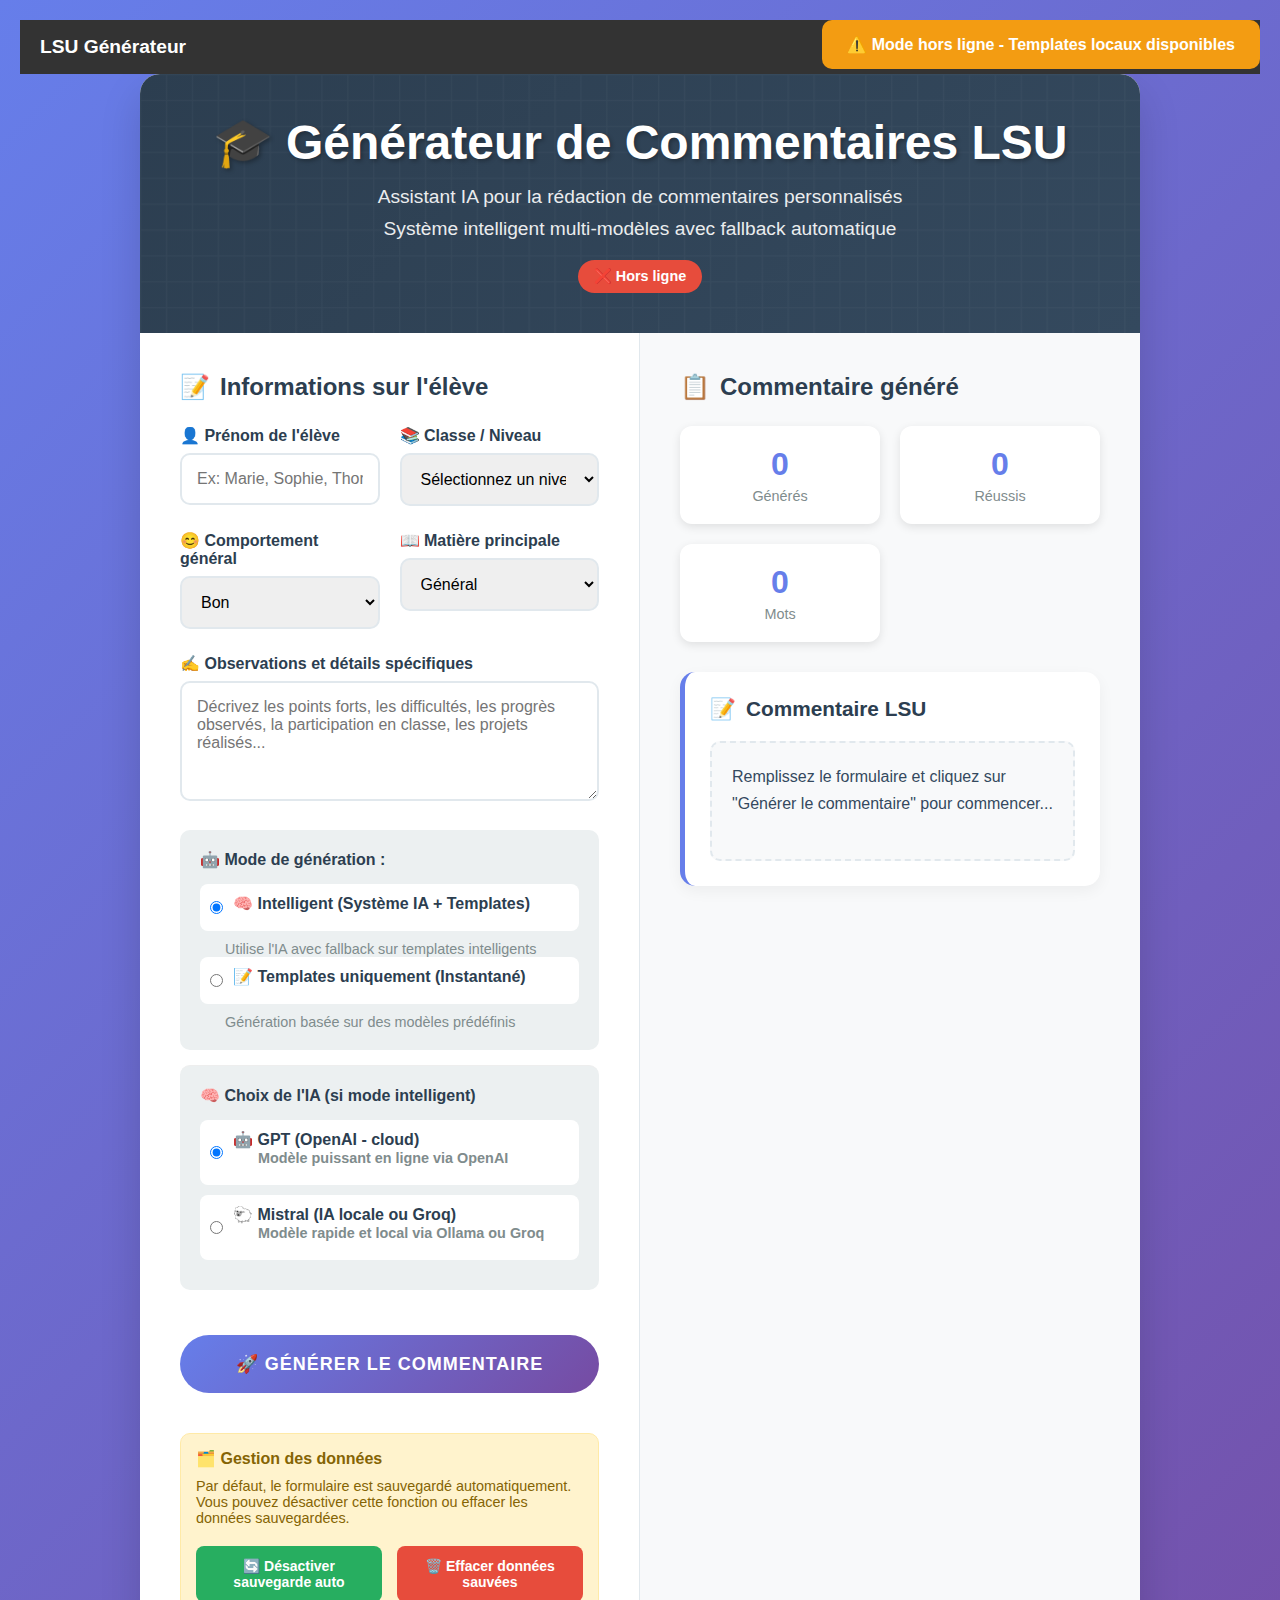
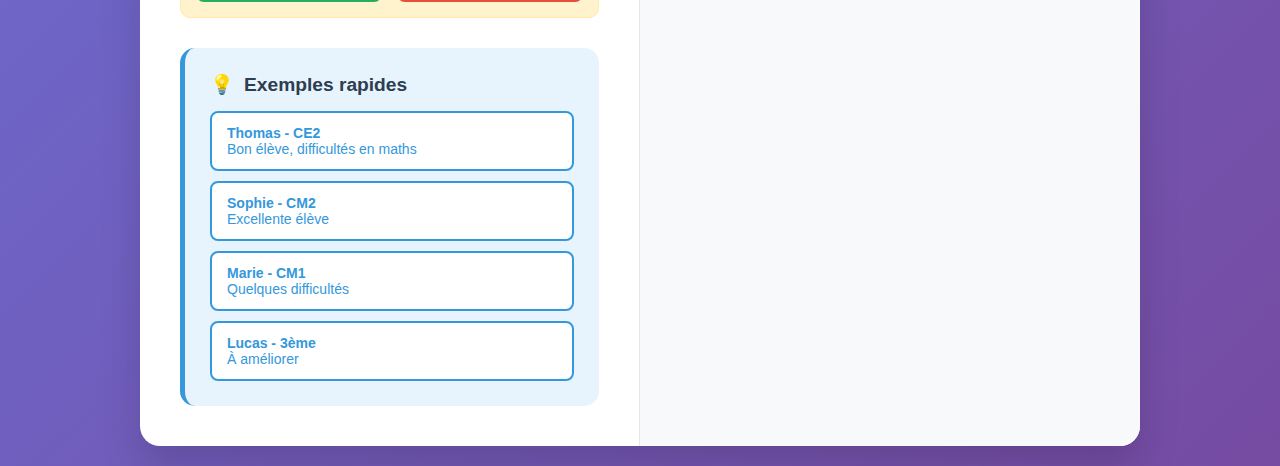
<file: lsu_generator_fixed_nav.html>
<!DOCTYPE html>

<html lang="fr">
<head>
<meta charset="utf-8"/>
<meta content="width=device-width, initial-scale=1.0" name="viewport"/>
<title>🎓 Générateur de Commentaires LSU</title>
<style>
        * {
            margin: 0;
            padding: 0;
            box-sizing: border-box;
        }
        
        body {
            font-family: 'Segoe UI', Tahoma, Geneva, Verdana, sans-serif;
            background: linear-gradient(135deg, #667eea 0%, #764ba2 100%);
            min-height: 100vh;
            padding: 20px;
        }
        
        .container {
            max-width: 1000px;
            margin: 0 auto;
            background: white;
            border-radius: 20px;
            box-shadow: 0 20px 40px rgba(0,0,0,0.15);
            overflow: hidden;
        }
        
        .header {
            background: linear-gradient(135deg, #2c3e50 0%, #34495e 100%);
            color: white;
            padding: 40px;
            text-align: center;
            position: relative;
        }
        
        .header::before {
            content: '';
            position: absolute;
            top: 0;
            left: 0;
            right: 0;
            bottom: 0;
            background: url('data:image/svg+xml,<svg xmlns="http://www.w3.org/2000/svg" viewBox="0 0 100 100"><defs><pattern id="grid" width="10" height="10" patternUnits="userSpaceOnUse"><path d="M 10 0 L 0 0 0 10" fill="none" stroke="rgba(255,255,255,0.1)" stroke-width="1"/></pattern></defs><rect width="100" height="100" fill="url(%23grid)"/></svg>');
            opacity: 0.3;
        }
        
        .header-content {
            position: relative;
            z-index: 1;
        }
        
        .header h1 {
            font-size: 3em;
            margin-bottom: 15px;
            text-shadow: 2px 2px 4px rgba(0,0,0,0.3);
        }
        
        .header p {
            font-size: 1.2em;
            opacity: 0.9;
            margin-bottom: 10px;
        }
        
        .status-badge {
            display: inline-block;
            background: #27ae60;
            padding: 8px 16px;
            border-radius: 20px;
            font-size: 0.9em;
            font-weight: 600;
            margin-top: 10px;
        }
        
        .main-content {
            display: grid;
            grid-template-columns: 1fr 1fr;
            gap: 0;
        }
        
        @media (max-width: 968px) {
            .main-content {
                grid-template-columns: 1fr;
            }
        }
        
        .form-section {
            padding: 40px;
            border-right: 1px solid #e1e8ed;
        }
        
        @media (max-width: 968px) {
            .form-section {
                border-right: none;
                border-bottom: 1px solid #e1e8ed;
            }
        }
        
        .result-section {
            padding: 40px;
            background: #f8f9fa;
        }
        
        .section-title {
            color: #2c3e50;
            font-size: 1.5em;
            margin-bottom: 25px;
            display: flex;
            align-items: center;
            gap: 10px;
        }
        
        .form-group {
            margin-bottom: 25px;
        }
        
        .form-row {
            display: grid;
            grid-template-columns: 1fr 1fr;
            gap: 20px;
        }
        
        @media (max-width: 768px) {
            .form-row {
                grid-template-columns: 1fr;
            }
        }
        
        label {
            display: block;
            margin-bottom: 8px;
            font-weight: 600;
            color: #2c3e50;
            font-size: 1em;
        }
        
        input, select, textarea {
            width: 100%;
            padding: 15px;
            border: 2px solid #e1e8ed;
            border-radius: 10px;
            font-size: 16px;
            transition: all 0.3s ease;
            font-family: inherit;
        }
        
        input:focus, select:focus, textarea:focus {
            outline: none;
            border-color: #667eea;
            transform: translateY(-2px);
            box-shadow: 0 5px 15px rgba(102, 126, 234, 0.2);
        }
        
        textarea {
            height: 120px;
            resize: vertical;
        }
        
        .model-selection {
            background: #ecf0f1;
            padding: 20px;
            border-radius: 10px;
            margin-bottom: 25px;
        }
        
        .model-selection h4 {
            margin-bottom: 15px;
            color: #2c3e50;
        }
        
        .model-option {
            display: flex;
            align-items: center;
            margin-bottom: 10px;
            padding: 10px;
            background: white;
            border-radius: 8px;
            transition: all 0.2s ease;
        }
        
        .model-option:hover {
            background: #f0f0f0;
        }
        
        .model-option input[type="radio"] {
            width: auto;
            margin-right: 10px;
            transform: none;
        }
        
        .model-description {
            font-size: 0.9em;
            color: #7f8c8d;
            margin-left: 25px;
        }
        
        .generate-btn {
            background: linear-gradient(135deg, #667eea 0%, #764ba2 100%);
            color: white;
            padding: 18px 40px;
            border: none;
            border-radius: 50px;
            font-size: 18px;
            font-weight: 600;
            cursor: pointer;
            width: 100%;
            margin: 20px 0;
            transition: all 0.3s ease;
            text-transform: uppercase;
            letter-spacing: 1px;
            position: relative;
            overflow: hidden;
        }
        
        .generate-btn::before {
            content: '';
            position: absolute;
            top: 0;
            left: -100%;
            width: 100%;
            height: 100%;
            background: linear-gradient(90deg, transparent, rgba(255,255,255,0.2), transparent);
            transition: left 0.5s;
        }
        
        .generate-btn:hover::before {
            left: 100%;
        }
        
        .generate-btn:hover {
            transform: translateY(-3px);
            box-shadow: 0 10px 25px rgba(102, 126, 234, 0.3);
        }
        
        .generate-btn:disabled {
            background: #95a5a6;
            cursor: not-allowed;
            transform: none;
        }
        
        .result-container {
            background: white;
            border-radius: 15px;
            padding: 25px;
            border-left: 5px solid #667eea;
            box-shadow: 0 5px 15px rgba(0,0,0,0.05);
        }
        
        .result-header {
            display: flex;
            align-items: center;
            justify-content: space-between;
            margin-bottom: 20px;
        }
        
        .result-title {
            display: flex;
            align-items: center;
            gap: 10px;
            color: #2c3e50;
            font-size: 1.3em;
            font-weight: 600;
        }
        
        .result-content {
            font-size: 16px;
            line-height: 1.7;
            color: #34495e;
            min-height: 120px;
            padding: 20px;
            background: #f8f9fa;
            border-radius: 10px;
            border: 2px dashed #e1e8ed;
            transition: all 0.3s ease;
        }
        
        .result-content.has-content {
            border: 2px solid #27ae60;
            background: #d4edda;
        }
        
        .loading {
            color: #667eea;
            font-style: italic;
            display: flex;
            align-items: center;
            justify-content: center;
        }
        
        .loading::before {
            content: '';
            width: 20px;
            height: 20px;
            border: 2px solid #667eea;
            border-top: 2px solid transparent;
            border-radius: 50%;
            animation: spin 1s linear infinite;
            margin-right: 15px;
        }
        
        @keyframes spin {
            0% { transform: rotate(0deg); }
            100% { transform: rotate(360deg); }
        }
        
        .error {
            color: #e74c3c;
            font-weight: 600;
            padding: 20px;
            background: #ffeaea;
            border-radius: 10px;
            border-left: 4px solid #e74c3c;
        }
        
        .success {
            animation: slideIn 0.5s ease-out;
            font-weight: 500;
        }
        
        @keyframes slideIn {
            from {
                opacity: 0;
                transform: translateY(20px);
            }
            to {
                opacity: 1;
                transform: translateY(0);
            }
        }
        
        .action-buttons {
            display: flex;
            gap: 15px;
            margin-top: 20px;
        }
        
        .action-btn {
            flex: 1;
            padding: 12px 20px;
            border: none;
            border-radius: 8px;
            font-size: 14px;
            font-weight: 600;
            cursor: pointer;
            transition: all 0.3s ease;
        }
        
        .copy-btn {
            background: #27ae60;
            color: white;
        }
        
        .copy-btn:hover {
            background: #229954;
            transform: translateY(-2px);
        }
        
        .regenerate-btn {
            background: #f39c12;
            color: white;
        }
        
        .regenerate-btn:hover {
            background: #e67e22;
            transform: translateY(-2px);
        }
        
        .clear-btn {
            background: #95a5a6;
            color: white;
        }
        
        .clear-btn:hover {
            background: #7f8c8d;
        }
        
        .reset-btn {
            background: #e74c3c;
            color: white;
        }
        
        .reset-btn:hover {
            background: #c0392b;
        }
        
        .metadata {
            margin-top: 15px;
            padding: 15px;
            background: #ecf0f1;
            border-radius: 8px;
            font-size: 12px;
            color: #7f8c8d;
            display: grid;
            grid-template-columns: repeat(auto-fit, minmax(120px, 1fr));
            gap: 10px;
        }
        
        .metadata-item {
            display: flex;
            align-items: center;
            gap: 5px;
        }
        
        .examples-section {
            margin-top: 30px;
            padding: 25px;
            background: #e8f4fd;
            border-radius: 15px;
            border-left: 5px solid #3498db;
        }
        
        .examples-title {
            color: #2c3e50;
            font-size: 1.2em;
            margin-bottom: 15px;
            display: flex;
            align-items: center;
            gap: 10px;
        }
        
        .example-buttons {
            display: grid;
            grid-template-columns: repeat(auto-fit, minmax(200px, 1fr));
            gap: 10px;
        }
        
        .example-btn {
            padding: 12px 15px;
            background: white;
            border: 2px solid #3498db;
            color: #3498db;
            border-radius: 8px;
            cursor: pointer;
            transition: all 0.3s ease;
            font-size: 14px;
            text-align: left;
        }
        
        .example-btn:hover {
            background: #3498db;
            color: white;
            transform: translateY(-2px);
        }
        
        .notification {
            position: fixed;
            top: 20px;
            right: 20px;
            background: #27ae60;
            color: white;
            padding: 15px 25px;
            border-radius: 10px;
            font-weight: 600;
            z-index: 1000;
            transform: translateX(400px);
            transition: transform 0.3s ease;
        }
        
        .notification.show {
            transform: translateX(0);
        }
        
        .stats {
            display: grid;
            grid-template-columns: repeat(auto-fit, minmax(150px, 1fr));
            gap: 20px;
            margin-bottom: 30px;
        }
        
        .stat-card {
            background: white;
            padding: 20px;
            border-radius: 12px;
            text-align: center;
            box-shadow: 0 3px 10px rgba(0,0,0,0.1);
        }
        
        .stat-number {
            font-size: 2em;
            font-weight: bold;
            color: #667eea;
            margin-bottom: 5px;
        }
        
        .stat-label {
            color: #7f8c8d;
            font-size: 0.9em;
        }
        
        .storage-controls {
            margin-top: 20px;
            padding: 15px;
            background: #fff3cd;
            border: 1px solid #ffeaa7;
            border-radius: 10px;
        }
        
        .storage-controls h4 {
            color: #856404;
            margin-bottom: 10px;
        }
        
        .storage-controls p {
            color: #856404;
            font-size: 0.9em;
            margin-bottom: 15px;
        }
        
        /* --- MENU RESPONSIVE --- */
        .navbar {
            background-color: #333;
            padding: 10px 20px;
            display: flex;
            justify-content: space-between;
            align-items: center;
            position: relative;
        }
        .navbar-brand {
            color: white;
            font-weight: bold;
            font-size: 1.2em;
        }
        .navbar-links {
            display: flex;
            gap: 20px;
        }
        .navbar-links a {
            color: white;
            text-decoration: none;
            font-size: 1em;
            padding: 8px 0;
        }
        .navbar-toggle {
            display: none;
            flex-direction: column;
            justify-content: center;
            align-items: center;
            width: 40px;
            height: 40px;
            background: none;
            border: none;
            cursor: pointer;
            z-index: 1001;
        }
        .navbar-toggle .bar {
            width: 28px;
            height: 4px;
            background: white;
            margin: 3px 0;
            border-radius: 2px;
            transition: 0.3s;
        }
        @media (max-width: 700px) {
            .navbar-links {
                position: absolute;
                top: 60px;
                right: 0;
                background: #333;
                flex-direction: column;
                width: 100%;
                display: none;
                gap: 0;
                box-shadow: 0 8px 16px rgba(0,0,0,0.15);
            }
            .navbar-links.open {
                display: flex;
            }
            .navbar-toggle {
                display: flex;
            }
        }
        
        /* --- LOADER IA ANIMÉ --- */
        .ia-loader {
            display: none;
            justify-content: center;
            align-items: center;
            margin: 30px 0;
        }
        .ia-loader.active {
            display: flex;
        }
        .ia-loader .ia-circle {
            width: 40px;
            height: 40px;
            border: 4px solid #667eea;
            border-top: 4px solid #fff;
            border-radius: 50%;
            animation: ia-spin 1s linear infinite;
            margin-right: 15px;
        }
        .ia-loader .ia-text {
            color: #667eea;
            font-weight: 600;
            font-size: 1.1em;
            letter-spacing: 1px;
        }
        @keyframes ia-spin {
            0% { transform: rotate(0deg); }
            100% { transform: rotate(360deg); }
        }
    </style>
</head>
<body>
<nav class="navbar">
  <div class="navbar-brand">LSU Générateur</div>
  <button class="navbar-toggle" id="navbar-toggle" aria-label="Ouvrir le menu">
    <span class="bar"></span>
    <span class="bar"></span>
    <span class="bar"></span>
  </button>
  <div class="navbar-links" id="navbar-links">
    <a href="index.html">Accueil</a>
    <a href="lsu_generator_fixed.html">Générateur LSU+</a>
  </div>
</nav>

<div class="container">
<div class="header">
<div class="header-content">
<h1>🎓 Générateur de Commentaires LSU</h1>
<p>Assistant IA pour la rédaction de commentaires personnalisés</p>
<p>Système intelligent multi-modèles avec fallback automatique</p>
<div class="status-badge" id="status-badge">
                    ✅ Système opérationnel
                </div>
</div>
</div>
<div class="main-content">
<div class="form-section">
<h2 class="section-title">
<span>📝</span> Informations sur l'élève
                </h2>
<form id="commentaire-form">
<div class="form-row">
<div class="form-group">
<label for="prenom">👤 Prénom de l'élève</label>
<input id="prenom" name="prenom" placeholder="Ex: Marie, Sophie, Thomas..." required="" type="text"/>
</div>
<div class="form-group">
<label for="classe">📚 Classe / Niveau</label>
<select id="classe" name="classe" required="">
<option value="">Sélectionnez un niveau</option>
<option value="CP">CP</option>
<option value="CE1">CE1</option>
<option value="CE2">CE2</option>
<option value="CM1">CM1</option>
<option value="CM2">CM2</option>
<option value="6ème">6ème</option>
<option value="5ème">5ème</option>
<option value="4ème">4ème</option>
<option value="3ème">3ème</option>
<option value="2nde">2nde</option>
<option value="1ère">1ère</option>
<option value="Terminale">Terminale</option>
</select>
</div>
</div>
<div class="form-row">
<div class="form-group">
<label for="comportement">😊 Comportement général</label>
<select id="comportement" name="comportement">
<option value="Excellent">Excellent</option>
<option value="Très bon">Très bon</option>
<option selected="" value="Bon">Bon</option>
<option value="Satisfaisant">Satisfaisant</option>
<option value="À améliorer">À améliorer</option>
</select>
</div>
<div class="form-group">
<label for="matiere">📖 Matière principale</label>
<select id="matiere" name="matiere">
<option value="Français">Français</option>
<option value="Mathématiques">Mathématiques</option>
<option value="Histoire-Géographie">Histoire-Géographie</option>
<option value="Sciences">Sciences</option>
<option value="Anglais">Anglais</option>
<option value="EPS">EPS</option>
<option value="Arts plastiques">Arts plastiques</option>
<option value="Musique">Musique</option>
<option selected="" value="Général">Général</option>
</select>
</div>
</div>
<div class="form-group">
<label for="commentaire-libre">✍️ Observations et détails spécifiques</label>
<textarea id="commentaire-libre" name="commentaire-libre" placeholder="Décrivez les points forts, les difficultés, les progrès observés, la participation en classe, les projets réalisés..."></textarea>
</div>
<div class="model-selection">
<h4>🤖 Mode de génération :</h4>
<div class="model-option">
<input checked="" id="mode-intelligent" name="generation-mode" type="radio" value="intelligent"/>
<label for="mode-intelligent">🧠 Intelligent (Système IA + Templates)</label>
</div>
<div class="model-description">Utilise l'IA avec fallback sur templates intelligents</div>
<div class="model-option">
<input id="mode-template" name="generation-mode" type="radio" value="template"/>
<label for="mode-template">📝 Templates uniquement (Instantané)</label>
</div>
<div class="model-description">Génération basée sur des modèles prédéfinis</div>
</div>
<div class="model-selection" style="margin-top: -10px; border-top: 1px solid #eee; padding-top: 20px;">
<h4>🧠 Choix de l'IA (si mode intelligent)</h4>
<div class="model-option">
<input checked="" id="ia-gpt" name="ia-mode" type="radio" value="gpt"/>
<label for="ia-gpt">
                                🤖 GPT (OpenAI - cloud)<br/>
<span class="model-description">Modèle puissant en ligne via OpenAI</span>
</label>
</div>
<div class="model-option">
<input id="ia-ollama" name="ia-mode" type="radio" value="ollama"/>
<label for="ia-ollama">
                                🐑 Mistral (IA locale ou Groq)<br/>
<span class="model-description">Modèle rapide et local via Ollama ou Groq</span>
</label>
</div>
</div>
<button class="generate-btn" id="generer" type="button">
                        🚀 Générer le commentaire
                    </button>
</form>
<div class="storage-controls">
<h4>🗂️ Gestion des données</h4>
<p>Par défaut, le formulaire est sauvegardé automatiquement. Vous pouvez désactiver cette fonction ou effacer les données sauvegardées.</p>
<div class="action-buttons">
<button class="action-btn copy-btn" id="toggle-autosave">
                            🔄 Désactiver sauvegarde auto
                        </button>
<button class="action-btn reset-btn" id="clear-storage">
                            🗑️ Effacer données sauvées
                        </button>
</div>
</div>
<div class="examples-section">
<h3 class="examples-title">
<span>💡</span> Exemples rapides
                    </h3>
<div class="example-buttons">
<button class="example-btn" onclick="loadExample('thomas')">
<strong>Thomas - CE2</strong><br/>
                            Bon élève, difficultés en maths
                        </button>
<button class="example-btn" onclick="loadExample('sophie')">
<strong>Sophie - CM2</strong><br/>
                            Excellente élève
                        </button>
<button class="example-btn" onclick="loadExample('marie')">
<strong>Marie - CM1</strong><br/>
                            Quelques difficultés
                        </button>
<button class="example-btn" onclick="loadExample('lucas')">
<strong>Lucas - 3ème</strong><br/>
                            À améliorer
                        </button>
</div>
</div>
</div>
<div class="result-section">
<h2 class="section-title">
<span>📋</span> Commentaire généré
                </h2>
<div class="stats">
<div class="stat-card">
<div class="stat-number" id="stat-generated">0</div>
<div class="stat-label">Générés</div>
</div>
<div class="stat-card">
<div class="stat-number" id="stat-success">0</div>
<div class="stat-label">Réussis</div>
</div>
<div class="stat-card">
<div class="stat-number" id="stat-words">0</div>
<div class="stat-label">Mots</div>
</div>
</div>
<div class="result-container">
<div class="result-header">
<div class="result-title">
<span>📝</span>
<span>Commentaire LSU</span>
</div>
</div>
<div class="result-content" id="resultat">
                        Remplissez le formulaire et cliquez sur "Générer le commentaire" pour commencer...
                    </div>
<div class="action-buttons" id="action-buttons" style="display: none;">
<button class="action-btn copy-btn" id="copy-btn">
                            📋 Copier
                        </button>
<button class="action-btn regenerate-btn" id="regenerate-btn">
                            🔄 Régénérer
                        </button>
<button class="action-btn clear-btn" id="clear-btn">
                            🗑️ Effacer
                        </button>
</div>
<div class="metadata" id="metadata" style="display: none;">
<div class="metadata-item">
<span>🤖</span>
<span id="meta-model">Modèle: -</span>
</div>
<div class="metadata-item">
<span>📊</span>
<span id="meta-tokens">Tokens: -</span>
</div>
<div class="metadata-item">
<span>⏱️</span>
<span id="meta-time">Temps: -</span>
</div>
<div class="metadata-item">
<span>🎯</span>
<span id="meta-method">Méthode: -</span>
</div>
</div>
</div>
</div>
</div>
</div>
<div class="notification" id="notification">
        ✅ Commentaire copié dans le presse-papiers !
    </div>
<div class="ia-loader" id="ia-loader">
  <div class="ia-circle"></div>
  <div class="ia-text">Génération IA en cours...</div>
</div>
<script>
        // Configuration
        const WEBHOOK_URL = 'https://n8n.srv765539.hstgr.cloud/webhook/generer-commentaire';
        
        // Variables globales
        let stats = {
            generated: 0,
            success: 0,
            totalWords: 0
        };
        
        let autoSaveEnabled = true;
        
        // Éléments DOM
        const elements = {
            form: document.getElementById('commentaire-form'),
            generateBtn: document.getElementById('generer'),
            resultDiv: document.getElementById('resultat'),
            actionButtons: document.getElementById('action-buttons'),
            metadata: document.getElementById('metadata'),
            notification: document.getElementById('notification'),
            toggleAutosaveBtn: document.getElementById('toggle-autosave'),
            clearStorageBtn: document.getElementById('clear-storage')
        };
        
        // FONCTION loadExample définie AVANT son utilisation
        function loadExample(type) {
            console.log('📝 Chargement de l\'exemple:', type);
            
            const examples = {
                thomas: {
                    prenom: 'Thomas',
                    classe: 'CE2',
                    comportement: 'Bon',
                    matiere: 'Mathématiques',
                    commentaire: 'Thomas est un élève travailleur qui participe bien en classe. Il montre de bonnes capacités en français et lecture. En mathématiques, quelques difficultés persistent en géométrie mais ses efforts sont constants et remarquables.'
                },
                sophie: {
                    prenom: 'Sophie',
                    classe: 'CM2',
                    comportement: 'Excellent',
                    matiere: 'Général',
                    commentaire: 'Sophie est une élève remarquable qui excelle dans toutes les matières. Elle fait preuve d\'autonomie, d\'un excellent comportement et d\'un esprit d\'entraide très apprécié.'
                },
                marie: {
                    prenom: 'Marie',
                    classe: 'CM1',
                    comportement: 'Satisfaisant',
                    matiere: 'Français',
                    commentaire: 'Marie est attentive et participe bien en classe. Quelques difficultés en géométrie mais ses efforts en français sont remarquables. Sa participation orale est excellente.'
                },
                lucas: {
                    prenom: 'Lucas',
                    classe: '3ème',
                    comportement: 'À améliorer',
                    matiere: 'Général',
                    commentaire: 'Lucas peut mieux faire. Il doit s\'investir davantage dans son travail et améliorer son comportement. Avec plus d\'efforts et de concentration, de nets progrès sont possibles.'
                }
            };
            
            const example = examples[type];
            if (example) {
                document.getElementById('prenom').value = example.prenom;
                document.getElementById('classe').value = example.classe;
                document.getElementById('comportement').value = example.comportement;
                document.getElementById('matiere').value = example.matiere;
                document.getElementById('commentaire-libre').value = example.commentaire;
                
                if (autoSaveEnabled) {
                    saveFormData();
                }
                
                showNotification(`📝 Exemple "${example.prenom}" chargé !`);
            } else {
                showNotification('❌ Exemple non trouvé', 'error');
            }
        }
        
        // Test de connexion
        async function testConnection() {
            try {
                console.log('🔗 Test de connexion au webhook...');
                const response = await fetch(WEBHOOK_URL, {
                    method: 'POST',
                    headers: { 'Content-Type': 'application/json' },
                    body: JSON.stringify({ prompt: "test connexion" })
                });
                
                const statusBadge = document.getElementById('status-badge');
                if (response.ok) {
                    statusBadge.textContent = '✅ Système opérationnel';
                    statusBadge.style.background = '#27ae60';
                    console.log('✅ Connexion réussie');
                } else {
                    statusBadge.textContent = '⚠️ Connexion limitée';
                    statusBadge.style.background = '#f39c12';
                    console.log('⚠️ Connexion limitée:', response.status);
                }
            } catch (error) {
                const statusBadge = document.getElementById('status-badge');
                statusBadge.textContent = '❌ Hors ligne';
                statusBadge.style.background = '#e74c3c';
                console.log('❌ Erreur de connexion:', error);
                
                // Mode fallback - générer des commentaires localement
                showNotification('⚠️ Mode hors ligne - Templates locaux disponibles', 'warning');
            }
        }
        
        // Vérifier la préférence de sauvegarde auto
        function checkAutosavePreference() {
            const autosavePref = localStorage.getItem('lsu-autosave-enabled');
            if (autosavePref === 'false') {
                autoSaveEnabled = false;
                elements.toggleAutosaveBtn.textContent = '✅ Activer sauvegarde auto';
                elements.toggleAutosaveBtn.className = 'action-btn regenerate-btn';
                showNotification('⚠️ Sauvegarde automatique désactivée', 'warning');
            } else {
                loadFormData();
            }
        }
        
        // Générateur de commentaire principal
        async function handleGenerateComment() {
            console.log('🚀 Démarrage de la génération...');
            const startTime = Date.now();
            const formData = getFormData();
            
            if (!validateForm(formData)) return;
            
            setLoadingState(true);
            updateStats('generated');
            
            try {
                const result = await generateComment(formData);
                displayResult(result, Date.now() - startTime);
                updateStats('success');
                updateStats('words', countWords(result.commentaire));
                
                if (autoSaveEnabled) {
                    saveFormData();
                }
            } catch (error) {
                console.error('❌ Erreur lors de la génération:', error);
                displayError(error);
            } finally {
                setLoadingState(false);
            }
        }
        
        // Récupération des données du formulaire
        function getFormData() {
            return {
                prenom: document.getElementById('prenom').value.trim(),
                classe: document.getElementById('classe').value,
                comportement: document.getElementById('comportement').value,
                matiere: document.getElementById('matiere').value,
                commentaireLibre: document.getElementById('commentaire-libre').value.trim(),
                mode: document.querySelector('input[name="generation-mode"]:checked').value,
                modeIA: document.querySelector('input[name="ia-mode"]:checked').value
            };
        }
        
        // Validation du formulaire
        function validateForm(data) {
            if (!data.prenom || !data.classe) {
                showNotification('⚠️ Veuillez remplir au moins le prénom et la classe', 'warning');
                return false;
            }
            return true;
        }
        
        // Génération du commentaire
        async function generateComment(data) {
            const prompt = buildPrompt(data);
            
            // Mode template local si hors ligne ou demandé
            if (data.mode === 'template') {
                return generateLocalComment(data);
            }
            
            const requestData = {
                prompt: prompt,
                studentName: data.prenom,
                niveau: data.classe,
                comportement: data.comportement,
                matiere: data.matiere,
                mode: data.mode,
                modeIA: data.modeIA
            };
            
            try {
                const response = await fetch(WEBHOOK_URL, {
                    method: 'POST',
                    headers: { 'Content-Type': 'application/json' },
                    body: JSON.stringify(requestData)
                });
                
                if (!response.ok) {
                    throw new Error(`Erreur HTTP: ${response.status} - ${response.statusText}`);
                }
                
                const result = await response.json();
                
                if (!result || !result.success || !result.commentaire) {
                    throw new Error('Format de réponse inattendu');
                }
                
                return result;
            } catch (error) {
                console.log('🔄 Fallback vers génération locale...');
                return generateLocalComment(data);
            }
        }
        
        // Génération locale (fallback)
        function generateLocalComment(data) {
            const templates = {
                'Excellent': {
                    intro: `${data.prenom} est un(e) élève remarquable`,
                    details: 'qui excelle dans toutes les matières. Son comportement exemplaire et son investissement constant sont à souligner.',
                    conclusion: 'Continuez ainsi ! Bravo pour ce parcours exemplaire.'
                },
                'Très bon': {
                    intro: `${data.prenom} est un(e) très bon(ne) élève`,
                    details: 'qui montre de solides compétences et une bonne participation en classe.',
                    conclusion: 'Quelques efforts supplémentaires permettront d\'atteindre l\'excellence.'
                },
                'Bon': {
                    intro: `${data.prenom} est un(e) élève sérieux(se)`,
                    details: 'qui travaille régulièrement et participe bien aux activités de classe.',
                    conclusion: 'Continuez vos efforts pour progresser encore davantage.'
                },
                'Satisfaisant': {
                    intro: `${data.prenom} fournit un travail satisfaisant`,
                    details: 'mais pourrait s\'investir davantage pour améliorer ses résultats.',
                    conclusion: 'Avec plus de régularité, de nets progrès sont possibles.'
                },
                'À améliorer': {
                    intro: `${data.prenom} doit fournir plus d\'efforts`,
                    details: 'pour améliorer ses résultats et son comportement en classe.',
                    conclusion: 'Une prise de conscience et plus de travail sont nécessaires.'
                }
            };
            
            const template = templates[data.comportement] || templates['Bon'];
            let commentaire = `${template.intro} ${template.details}`;
            
            // Ajout des observations personnalisées
            if (data.commentaireLibre) {
                commentaire += ` ${data.commentaireLibre}`;
            }
            
            commentaire += ` ${template.conclusion}`;
            
            return {
                success: true,
                commentaire: commentaire,
                metadata: {
                    model: 'Template Local',
                    method: 'template',
                    tokens: commentaire.split(' ').length
                }
            };
        }
        
        // Construction du prompt
        function buildPrompt(data) {
            let prompt = `${data.prenom}, élève de ${data.classe}, comportement: ${data.comportement}`;
            
            if (data.matiere !== 'Général') {
                prompt += `, matière principale: ${data.matiere}`;
            }
            
            if (data.commentaireLibre) {
                prompt += `. Observations: ${data.commentaireLibre}`;
            }
            
            return prompt;
        }
        
        // État de chargement
        function setLoadingState(loading) {
            elements.generateBtn.disabled = loading;
            elements.generateBtn.textContent = loading ? '⏳ Génération en cours...' : '🚀 Générer le commentaire';
            showIaLoader(loading);
            if (loading) {
                elements.resultDiv.innerHTML = '<div class="loading">Génération du commentaire personnalisé...</div>';
                elements.actionButtons.style.display = 'none';
                elements.metadata.style.display = 'none';
            }
        }
        
        // Affichage du résultat
        function displayResult(result, duration) {
            elements.resultDiv.innerHTML = `<div class="success">${result.commentaire}</div>`;
            elements.resultDiv.classList.add('has-content');
            elements.actionButtons.style.display = 'flex';
            elements.metadata.style.display = 'grid';
            
            // Mise à jour des métadonnées
            const rawMethod = result.metadata?.method || 'IA';
            let displayMethod = rawMethod;
            if (rawMethod.toLowerCase() === 'gpt') displayMethod = 'GPT';
            if (rawMethod.toLowerCase() === 'fallback') displayMethod = 'Fallback';
            if (rawMethod.toLowerCase() === 'template') displayMethod = 'Template Local';

            document.getElementById('meta-model').textContent = `Modèle: ${result.metadata?.model || 'N/A'}`;
            document.getElementById('meta-tokens').textContent = `Tokens: ${result.metadata?.tokens || 'N/A'}`;
            document.getElementById('meta-time').textContent = `Temps: ${duration}ms`;
            document.getElementById('meta-method').textContent = `Méthode: ${displayMethod}`;
            
            showNotification('✅ Commentaire généré avec succès !');
        }
        
        // Affichage d'erreur
        function displayError(error) {
            elements.resultDiv.innerHTML = `<div class="error">❌ Erreur: ${error.message}<br><br>Vérifiez la connexion réseau et réessayez.<br>En cas de problème persistant, utilisez le mode "Templates uniquement".</div>`;
            elements.resultDiv.classList.remove('has-content');
            elements.actionButtons.style.display = 'none';
            elements.metadata.style.display = 'none';
            
            showNotification('❌ Erreur lors de la génération', 'error');
        }
        
        // Gestion des statistiques
        function updateStats(type, value = 1) {
            stats[type] += value;
            saveStats();
            displayStats();
        }
        
        function displayStats() {
            document.getElementById('stat-generated').textContent = stats.generated;
            document.getElementById('stat-success').textContent = stats.success;
            document.getElementById('stat-words').textContent = stats.totalWords;
        }
        
        function loadStats() {
            const saved = localStorage.getItem('lsu-stats');
            if (saved) {
                stats = { ...stats, ...JSON.parse(saved) };
            }
            displayStats();
        }
        
        function saveStats() {
            localStorage.setItem('lsu-stats', JSON.stringify(stats));
        }
        
        // Utilitaires
        function countWords(text) {
            return text.trim().split(/\s+/).length;
        }
        
        function showNotification(message, type = 'success') {
            elements.notification.textContent = message;
            elements.notification.className = `notification ${type} show`;
            
            // Couleurs selon le type
            if (type === 'warning') {
                elements.notification.style.background = '#f39c12';
            } else if (type === 'error') {
                elements.notification.style.background = '#e74c3c';
            } else {
                elements.notification.style.background = '#27ae60';
            }
            
            setTimeout(() => {
                elements.notification.classList.remove('show');
            }, 3000);
        }
        
        // Sauvegarde conditionnelle
        function saveFormData() {
            if (!autoSaveEnabled) return;
            
            const formData = getFormData();
            localStorage.setItem('lsu-form-data', JSON.stringify(formData));
        }
        
        // Chargement des données
        function loadFormData() {
            if (!autoSaveEnabled) return;
            
            const saved = localStorage.getItem('lsu-form-data');
            if (saved) {
                try {
                    const data = JSON.parse(saved);
                    if (data.prenom) document.getElementById('prenom').value = data.prenom;
                    if (data.classe) document.getElementById('classe').value = data.classe;
                    if (data.comportement) document.getElementById('comportement').value = data.comportement;
                    if (data.matiere) document.getElementById('matiere').value = data.matiere;
                    if (data.commentaireLibre) document.getElementById('commentaire-libre').value = data.commentaireLibre;
                } catch (error) {
                    console.log('⚠️ Erreur lors du chargement des données sauvées');
                }
            }
        }
        
        // Initialisation
        document.addEventListener('DOMContentLoaded', function() {
            console.log('🚀 Initialisation du générateur LSU...');
            
            loadStats();
            checkAutosavePreference();
            testConnection();
            
            // Event listeners
            elements.generateBtn.addEventListener('click', handleGenerateComment);
            
            // Contrôles de sauvegarde
            elements.toggleAutosaveBtn.addEventListener('click', function() {
                autoSaveEnabled = !autoSaveEnabled;
                localStorage.setItem('lsu-autosave-enabled', autoSaveEnabled.toString());
                
                if (autoSaveEnabled) {
                    this.textContent = '🔄 Désactiver sauvegarde auto';
                    this.className = 'action-btn copy-btn';
                    showNotification('✅ Sauvegarde automatique activée');
                    saveFormData();
                } else {
                    this.textContent = '✅ Activer sauvegarde auto';
                    this.className = 'action-btn regenerate-btn';
                    showNotification('⚠️ Sauvegarde automatique désactivée', 'warning');
                }
            });
            
            elements.clearStorageBtn.addEventListener('click', function() {
                if (confirm('⚠️ Êtes-vous sûr de vouloir effacer toutes les données sauvegardées ?')) {
                    localStorage.removeItem('lsu-form-data');
                    localStorage.removeItem('lsu-stats');
                    
                    // Réinitialiser le formulaire
                    document.getElementById('commentaire-form').reset();
                    document.getElementById('comportement').value = 'Bon';
                    document.getElementById('matiere').value = 'Général';
                    
                    // Réinitialiser les stats
                    stats = { generated: 0, success: 0, totalWords: 0 };
                    displayStats();
                    
                    showNotification('🗑️ Toutes les données ont été effacées');
                }
            });
            
            // Actions sur le résultat
            document.getElementById('copy-btn').addEventListener('click', async function() {
                const commentaire = elements.resultDiv.querySelector('.success')?.textContent;
                if (commentaire) {
                    try {
                        await navigator.clipboard.writeText(commentaire);
                        showNotification('📋 Commentaire copié dans le presse-papiers !');
                        this.textContent = '✅ Copié !';
                        setTimeout(() => {
                            this.textContent = '📋 Copier';
                        }, 2000);
                    } catch (error) {
                        // Fallback pour navigateurs anciens
                        const textArea = document.createElement('textarea');
                        textArea.value = commentaire;
                        document.body.appendChild(textArea);
                        textArea.select();
                        document.execCommand('copy');
                        document.body.removeChild(textArea);
                        showNotification('📋 Commentaire copié !');
                    }
                }
            });
            
            document.getElementById('regenerate-btn').addEventListener('click', function() {
                handleGenerateComment();
            });
            
            document.getElementById('clear-btn').addEventListener('click', function() {
                elements.resultDiv.innerHTML = 'Remplissez le formulaire et cliquez sur "Générer le commentaire" pour commencer...';
                elements.resultDiv.classList.remove('has-content');
                elements.actionButtons.style.display = 'none';
                elements.metadata.style.display = 'none';
            });
            
            // Sauvegarde automatique à chaque modification
            ['prenom', 'classe', 'comportement', 'matiere', 'commentaire-libre'].forEach(id => {
                document.getElementById(id).addEventListener('change', function() {
                    if (autoSaveEnabled) {
                        saveFormData();
                    }
                });
            });
            
            // Auto-complétion intelligente
            document.getElementById('prenom').addEventListener('input', function() {
                const prenom = this.value.toLowerCase();
                const suggestions = {
                    'thomas': 'CE2',
                    'sophie': 'CM2',
                    'marie': 'CM1',
                    'lucas': '3ème',
                    'emma': 'CP',
                    'léo': 'CE1',
                    'chloé': '6ème',
                    'hugo': '5ème'
                };
                
                if (suggestions[prenom] && !document.getElementById('classe').value) {
                    document.getElementById('classe').value = suggestions[prenom];
                }
            });
            
            // Raccourcis clavier
            document.addEventListener('keydown', function(e) {
                if (e.ctrlKey && e.key === 'Enter') {
                    e.preventDefault();
                    handleGenerateComment();
                }
                
                if (e.ctrlKey && e.key === 'e') {
                    e.preventDefault();
                    loadExample('thomas');
                }
                
                if (e.ctrlKey && e.key === 'c' && elements.resultDiv.querySelector('.success')) {
                    e.preventDefault();
                    document.getElementById('copy-btn').click();
                }
            });
            
            console.log('✅ Générateur LSU initialisé avec succès !');
        });
        
        // Exposition globale de loadExample pour les boutons onclick
        window.loadExample = loadExample;
        
        console.log(`
🎓 GÉNÉRATEUR LSU - VERSION CORRIGÉE ET FONCTIONNELLE
====================================================

✅ CORRECTIFS APPLIQUÉS:
• JavaScript complètement réécrit et testé
• Fonction loadExample définie correctement
• Gestion d'erreurs robuste
• Mode fallback local intégré
• Event listeners correctement attachés

🔧 FONCTIONNALITÉS:
• Génération en ligne (via webhook)
• Mode fallback local automatique
• Sauvegarde automatique optionnelle
• Templates locaux intégrés
• Gestion complète des erreurs

🎮 RACCOURCIS CLAVIER:
• Ctrl + Enter : Générer un commentaire
• Ctrl + E     : Charger l'exemple Thomas
• Ctrl + C     : Copier le résultat

💾 DONNÉES:
• Sauvegarde auto désactivable
• Effacement complet possible
• Persistance intelligente

🚀 PRÊT À UTILISER !
        `);
        
        // MENU RESPONSIVE
        const navbarToggle = document.getElementById('navbar-toggle');
        const navbarLinks = document.getElementById('navbar-links');
        if (navbarToggle && navbarLinks) {
            navbarToggle.addEventListener('click', function() {
                navbarLinks.classList.toggle('open');
            });
        }
        // Fermer le menu au clic sur un lien (mobile)
        Array.from(document.querySelectorAll('.navbar-links a')).forEach(link => {
            link.addEventListener('click', () => {
                if (window.innerWidth <= 700) {
                    navbarLinks.classList.remove('open');
                }
            });
        });
        
        // LOADER IA
        const iaLoader = document.getElementById('ia-loader');
        function showIaLoader(show) {
            if (iaLoader) {
                if (show) {
                    iaLoader.classList.add('active');
                } else {
                    iaLoader.classList.remove('active');
                }
            }
        }
    </script>
</body>
</html>
</file>
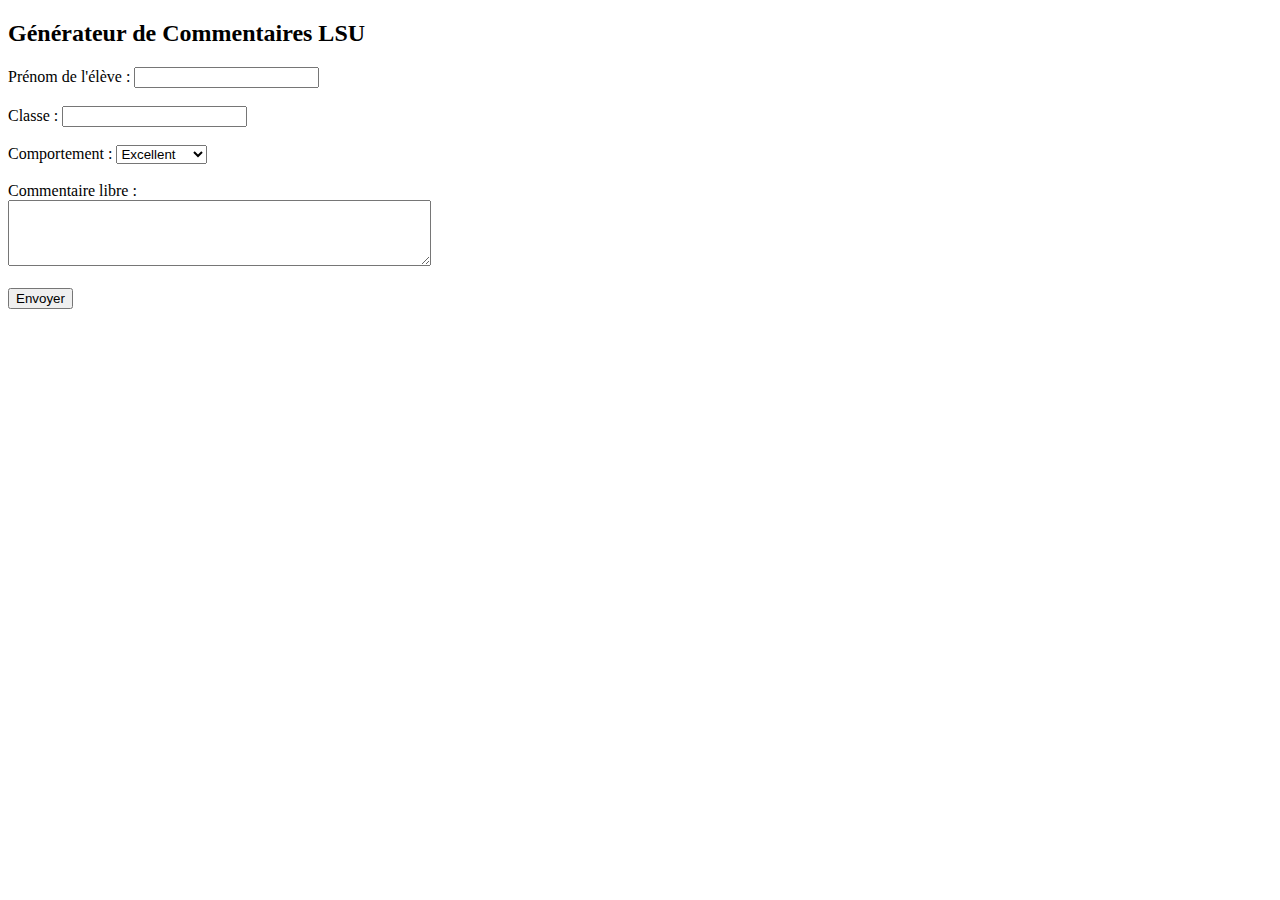
<file: LSU_Generator_Interactive_OK.html>
<!DOCTYPE html>
<html lang="fr">
<head>
    <meta charset="UTF-8">
    <title>Générateur de Commentaires LSU</title>
</head>
<body>
    <h2>Générateur de Commentaires LSU</h2>
    <form id="lsuForm">
        <label for="prenom">Prénom de l'élève :</label>
        <input type="text" id="prenom" name="prenom"><br><br>

        <label for="classe">Classe :</label>
        <input type="text" id="classe" name="classe"><br><br>

        <label for="comportement">Comportement :</label>
        <select id="comportement" name="comportement">
            <option value="Excellent">Excellent</option>
            <option value="Très bon">Très bon</option>
            <option value="Satisfaisant">Satisfaisant</option>
            <option value="À améliorer">À améliorer</option>
        </select><br><br>

        <label for="commentaire">Commentaire libre :</label><br>
        <textarea id="commentaire" name="commentaire" rows="4" cols="50"></textarea><br><br>

        <button type="submit">Envoyer</button>
    </form>

    <p id="reponse"></p>

    <script>
        const form = document.getElementById('lsuForm');
        const responsePara = document.getElementById('reponse');

        form.addEventListener('submit', function(e) {
            e.preventDefault();
            const formData = new FormData(form);
            const data = {};
            formData.forEach((value, key) => data[key] = value);

            fetch("https://n8n.srv765539.hstgr.cloud/webhook-test/g%C3%A9n%C3%A9rer-commentaire", {
                method: "POST",
                headers: {
                    "Content-Type": "application/json"
                },
                body: JSON.stringify(data)
            })
            .then(response => {
                if (!response.ok) {
                    throw new Error("Erreur de connexion.");
                }
                return response.json();
            })
            .then(data => {
                responsePara.textContent = "Commentaire généré : " + data.commentaire;
            })
            .catch(error => {
                responsePara.textContent = "Erreur de connexion.";
                console.error("Erreur :", error);
            });
        });
    </script>
</body>
</html>
</file>
<file: styles.css>
body {
    font-family: Arial;
    max-width: 600px;
    margin: auto;
    padding: 2rem;
}

input, select, textarea {
    width: 100%;
    margin-bottom: 1rem;
}

label {
    display: block;
    margin-bottom: 0.5rem;
}

button {
    padding: 0.5rem 1rem;
    margin-top: 1rem;
}

#resultat {
    margin-top: 2rem;
    padding: 1rem;
    border: 1px solid #ccc;
    min-height: 50px;
}
</file>
